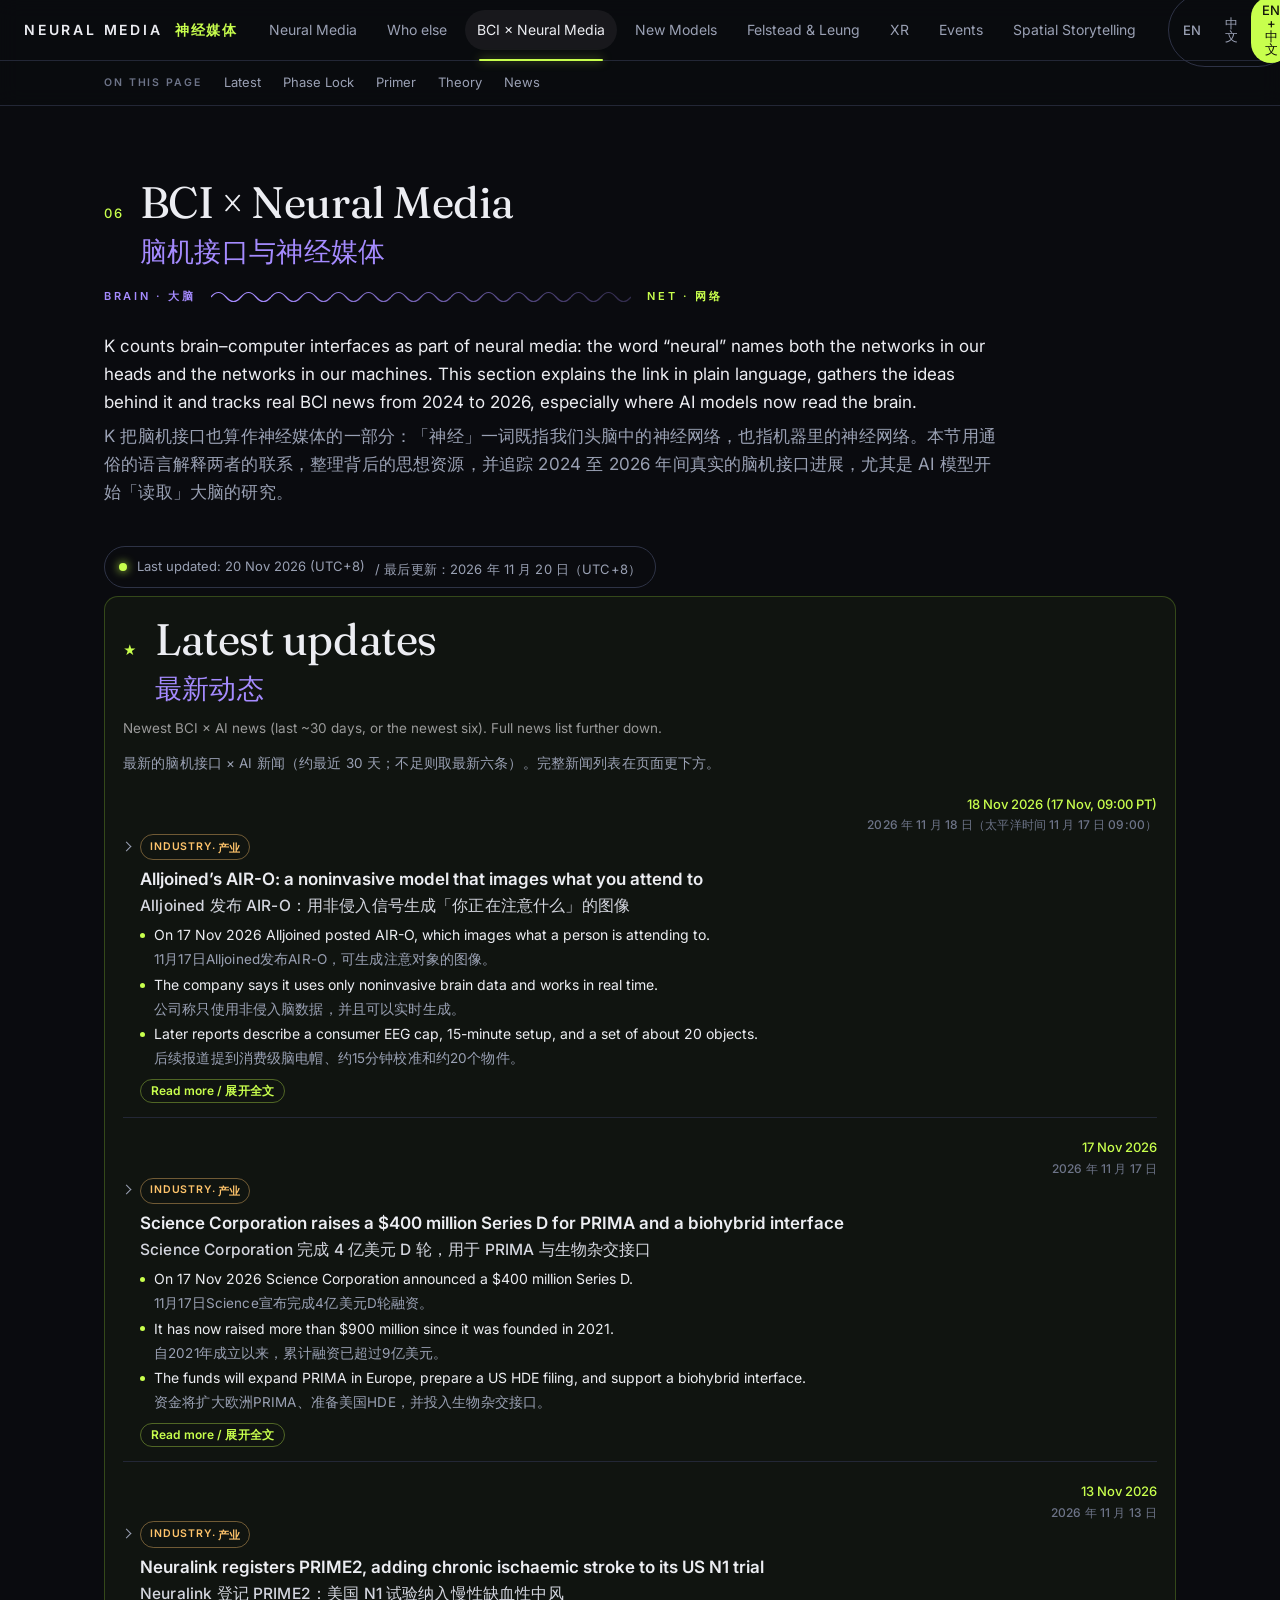
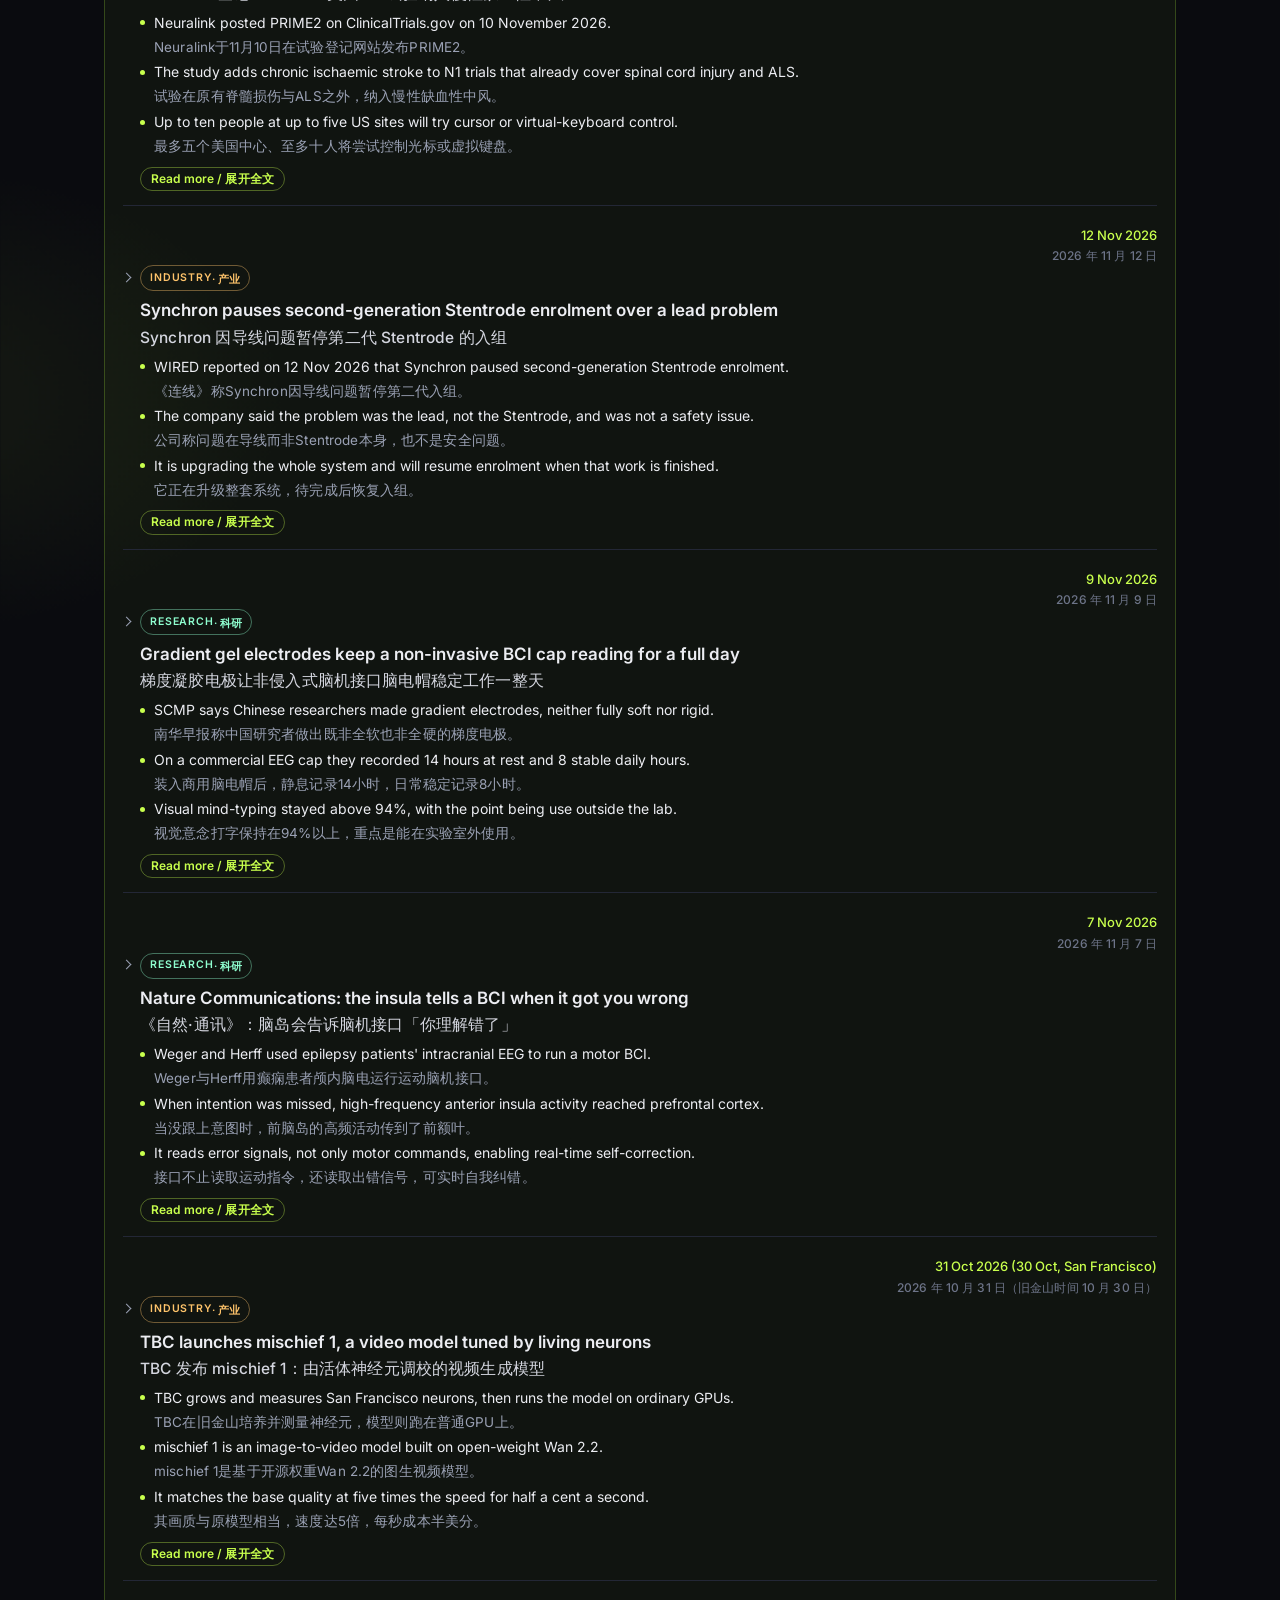
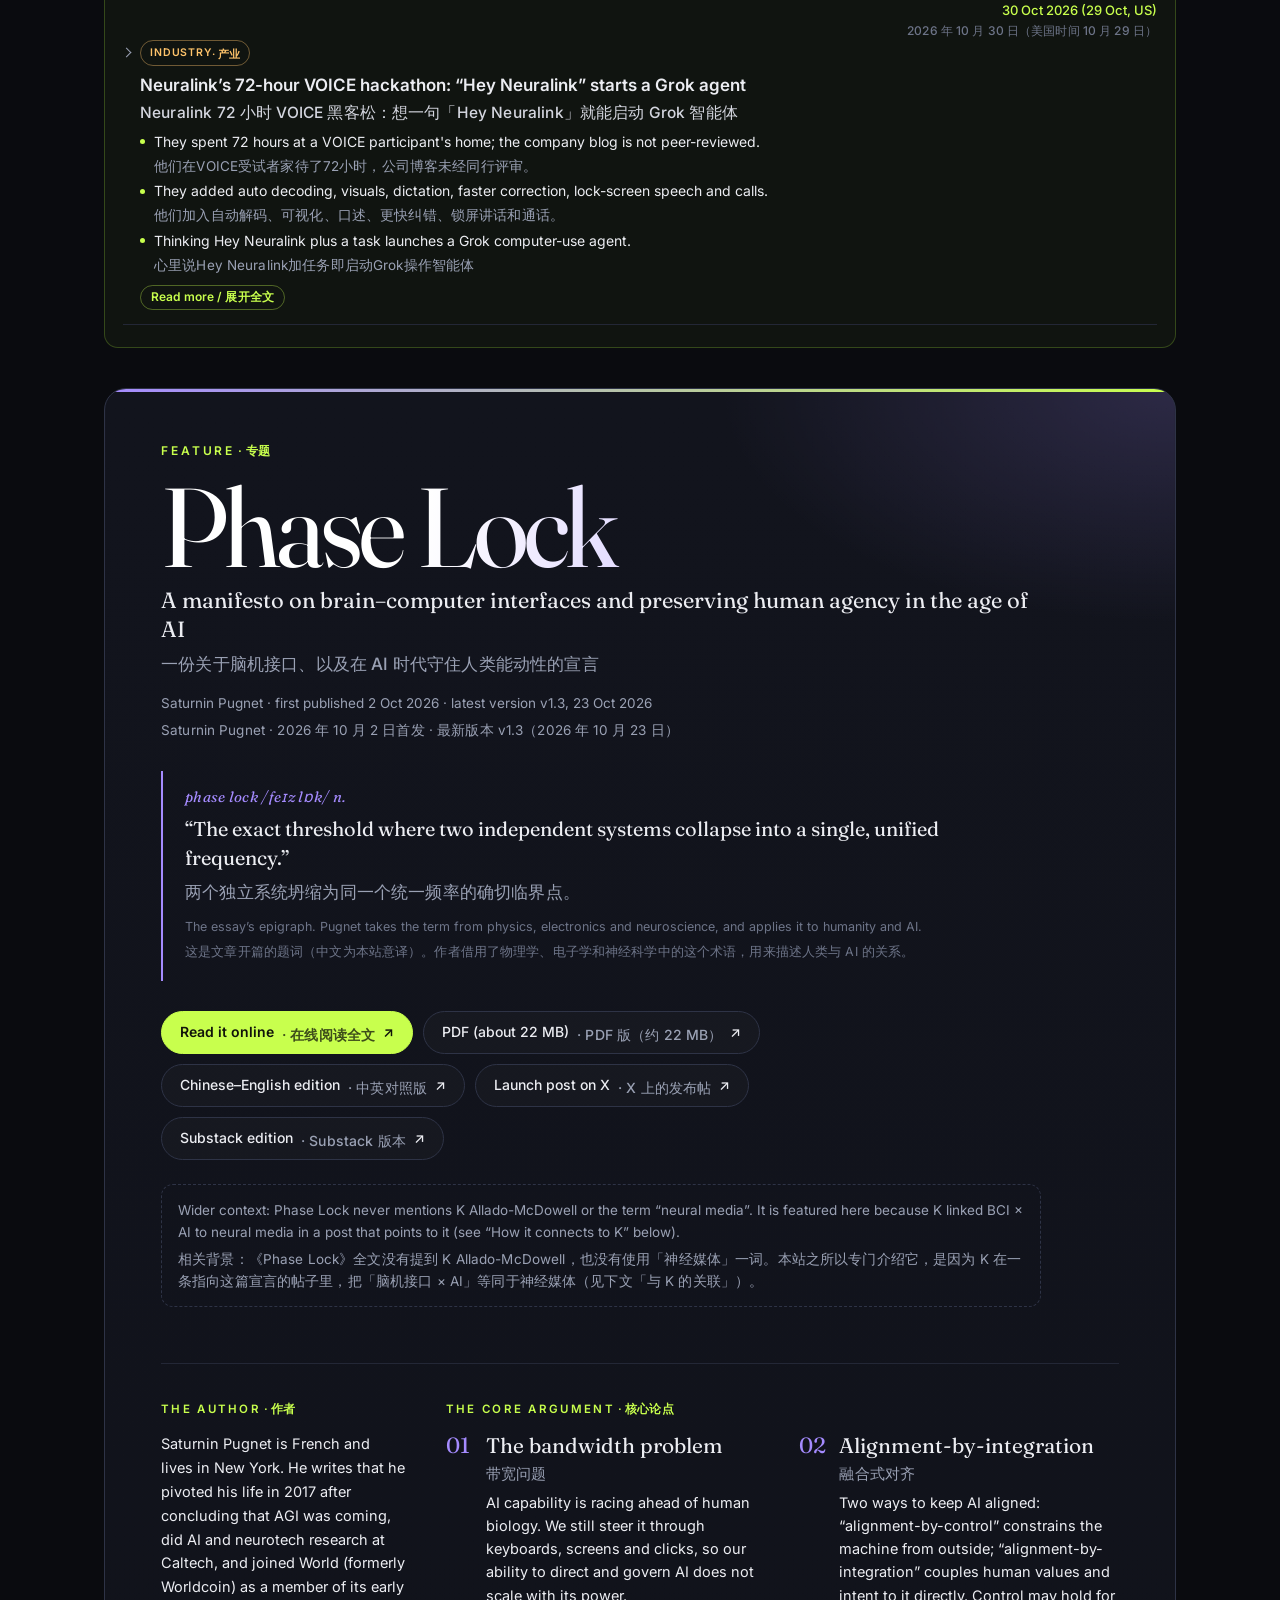
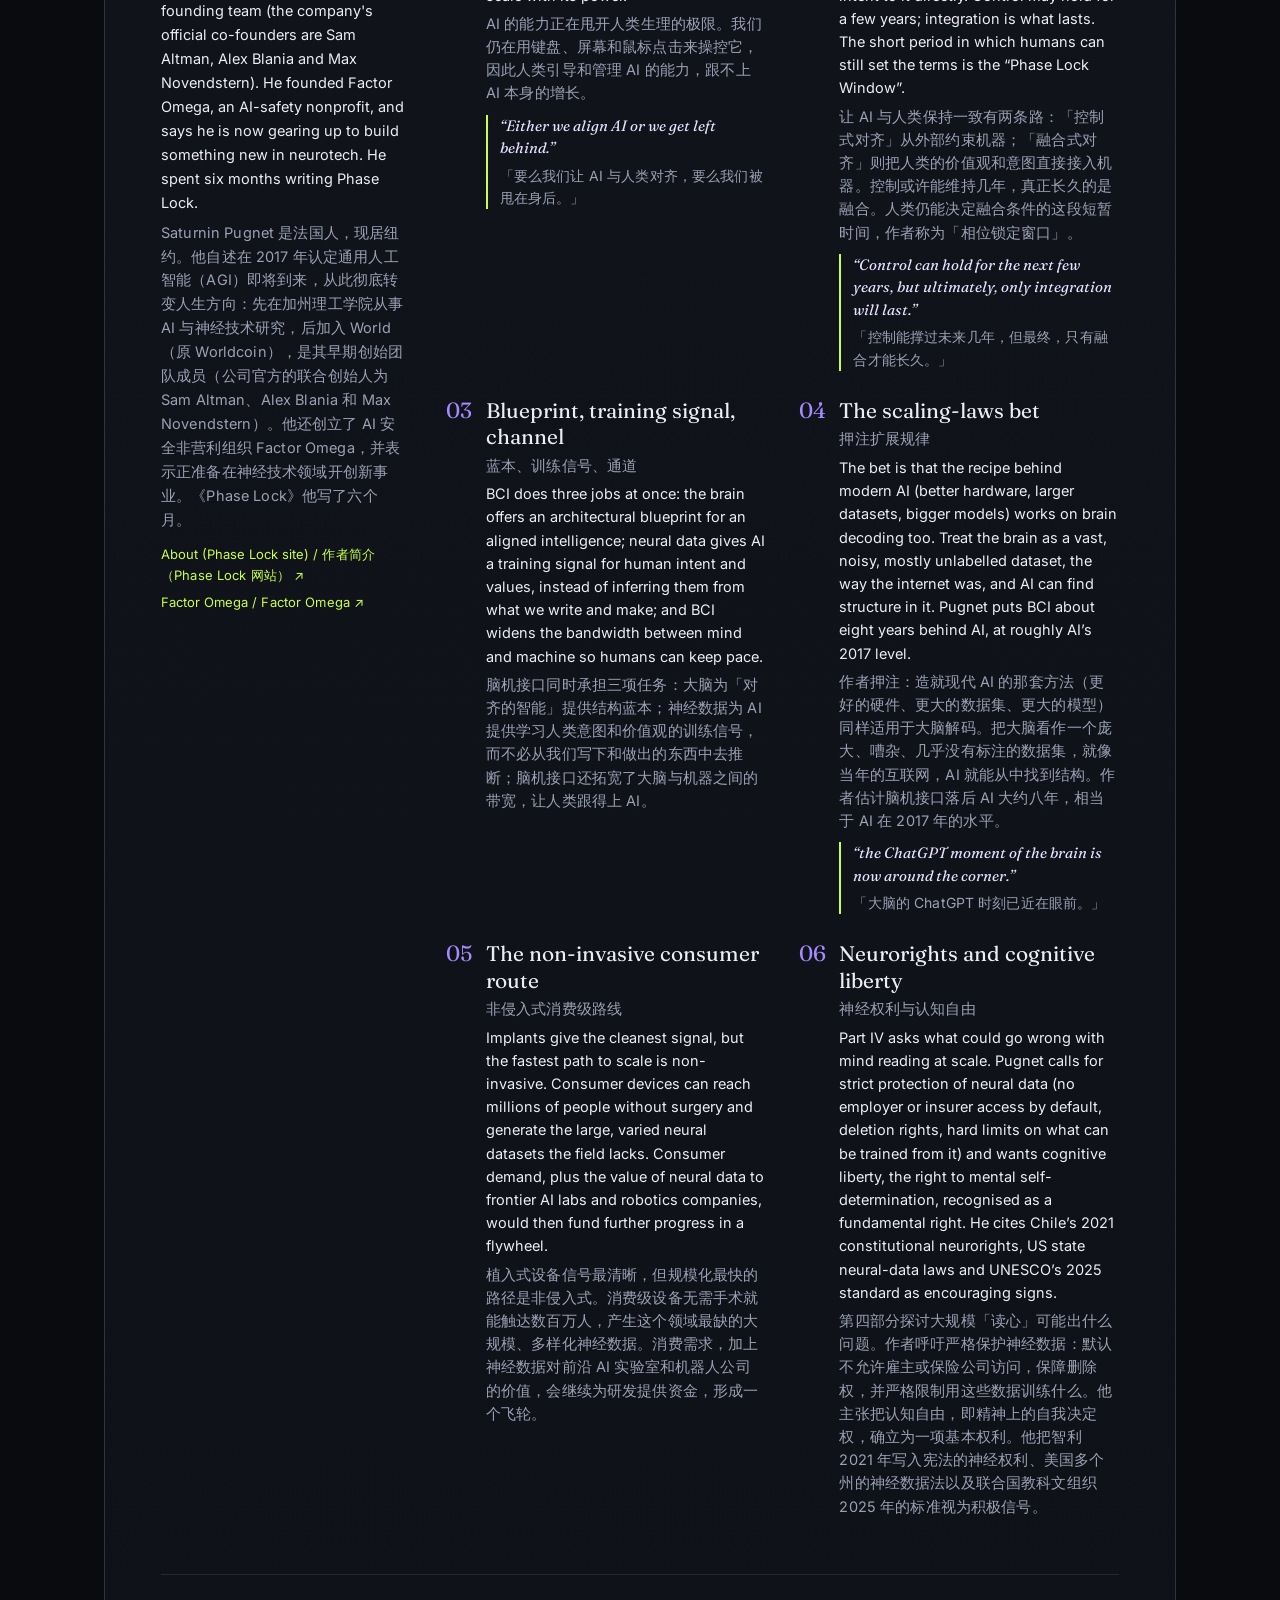
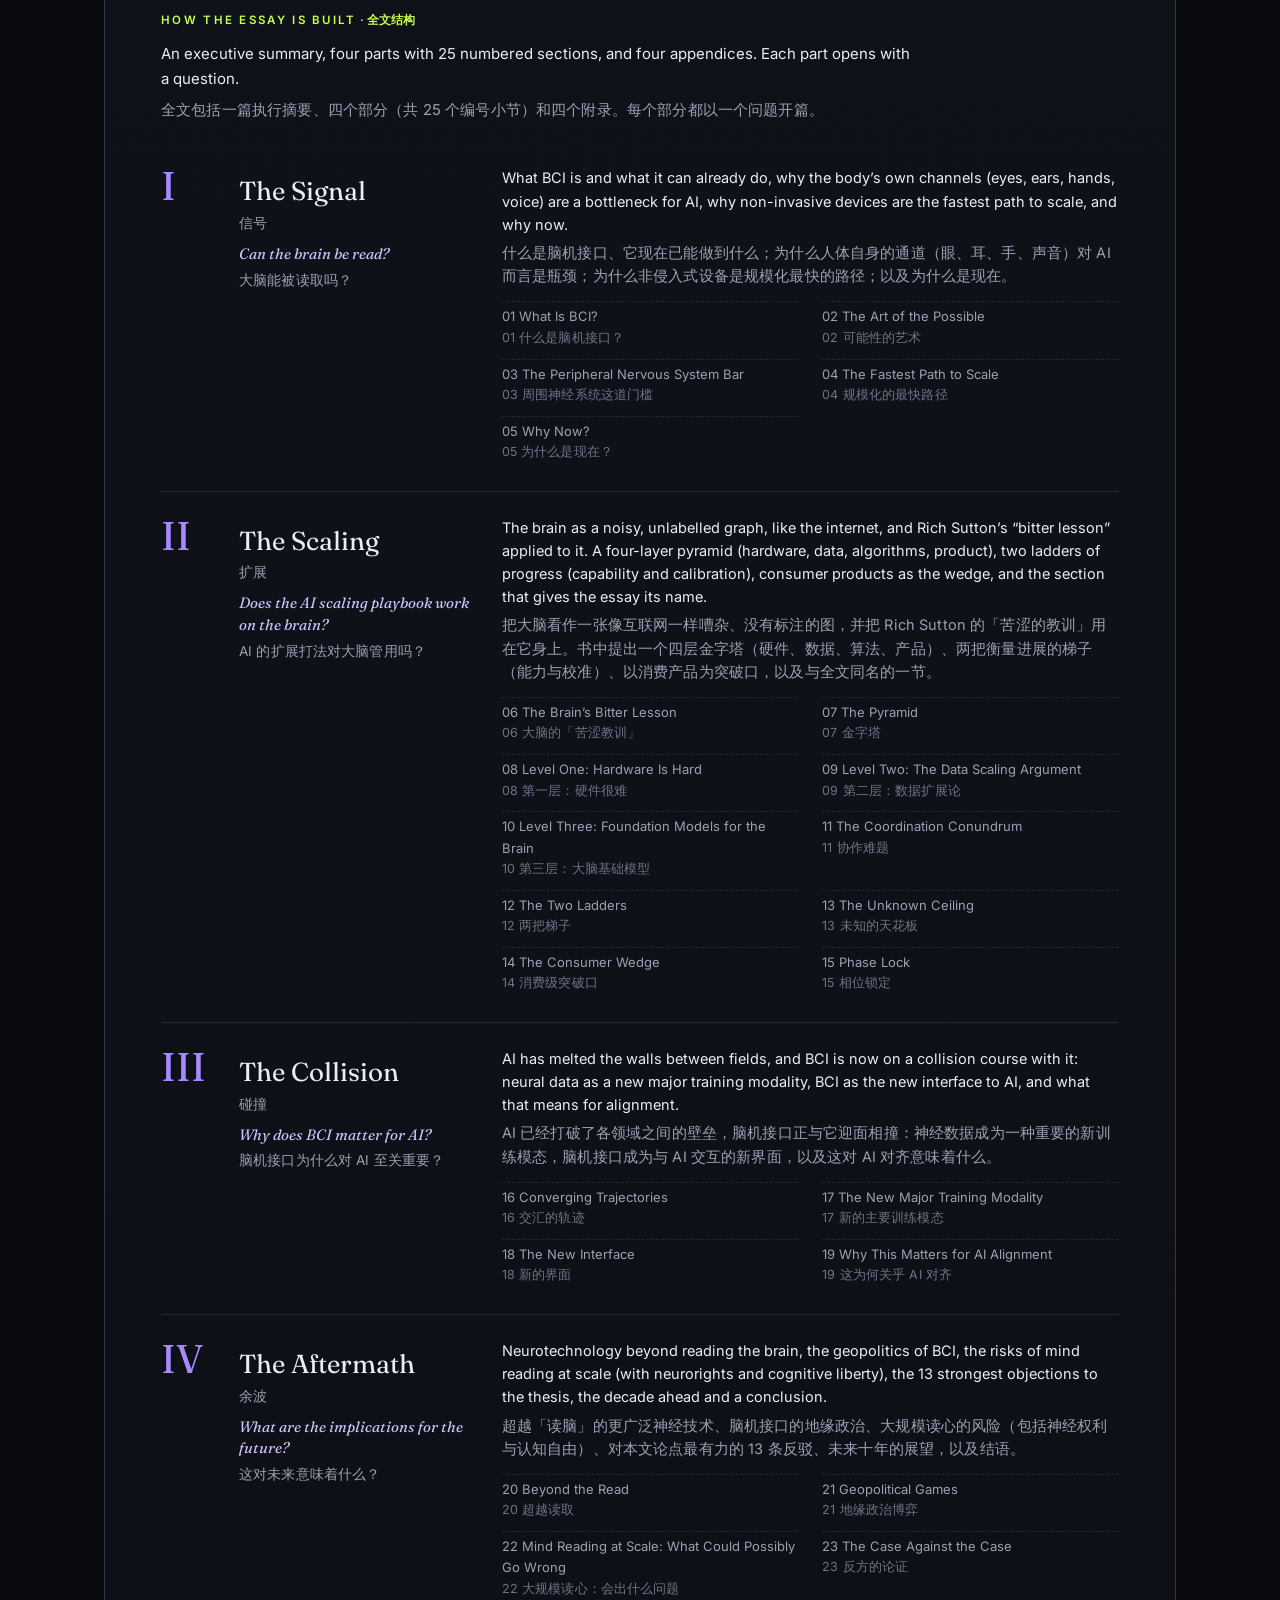
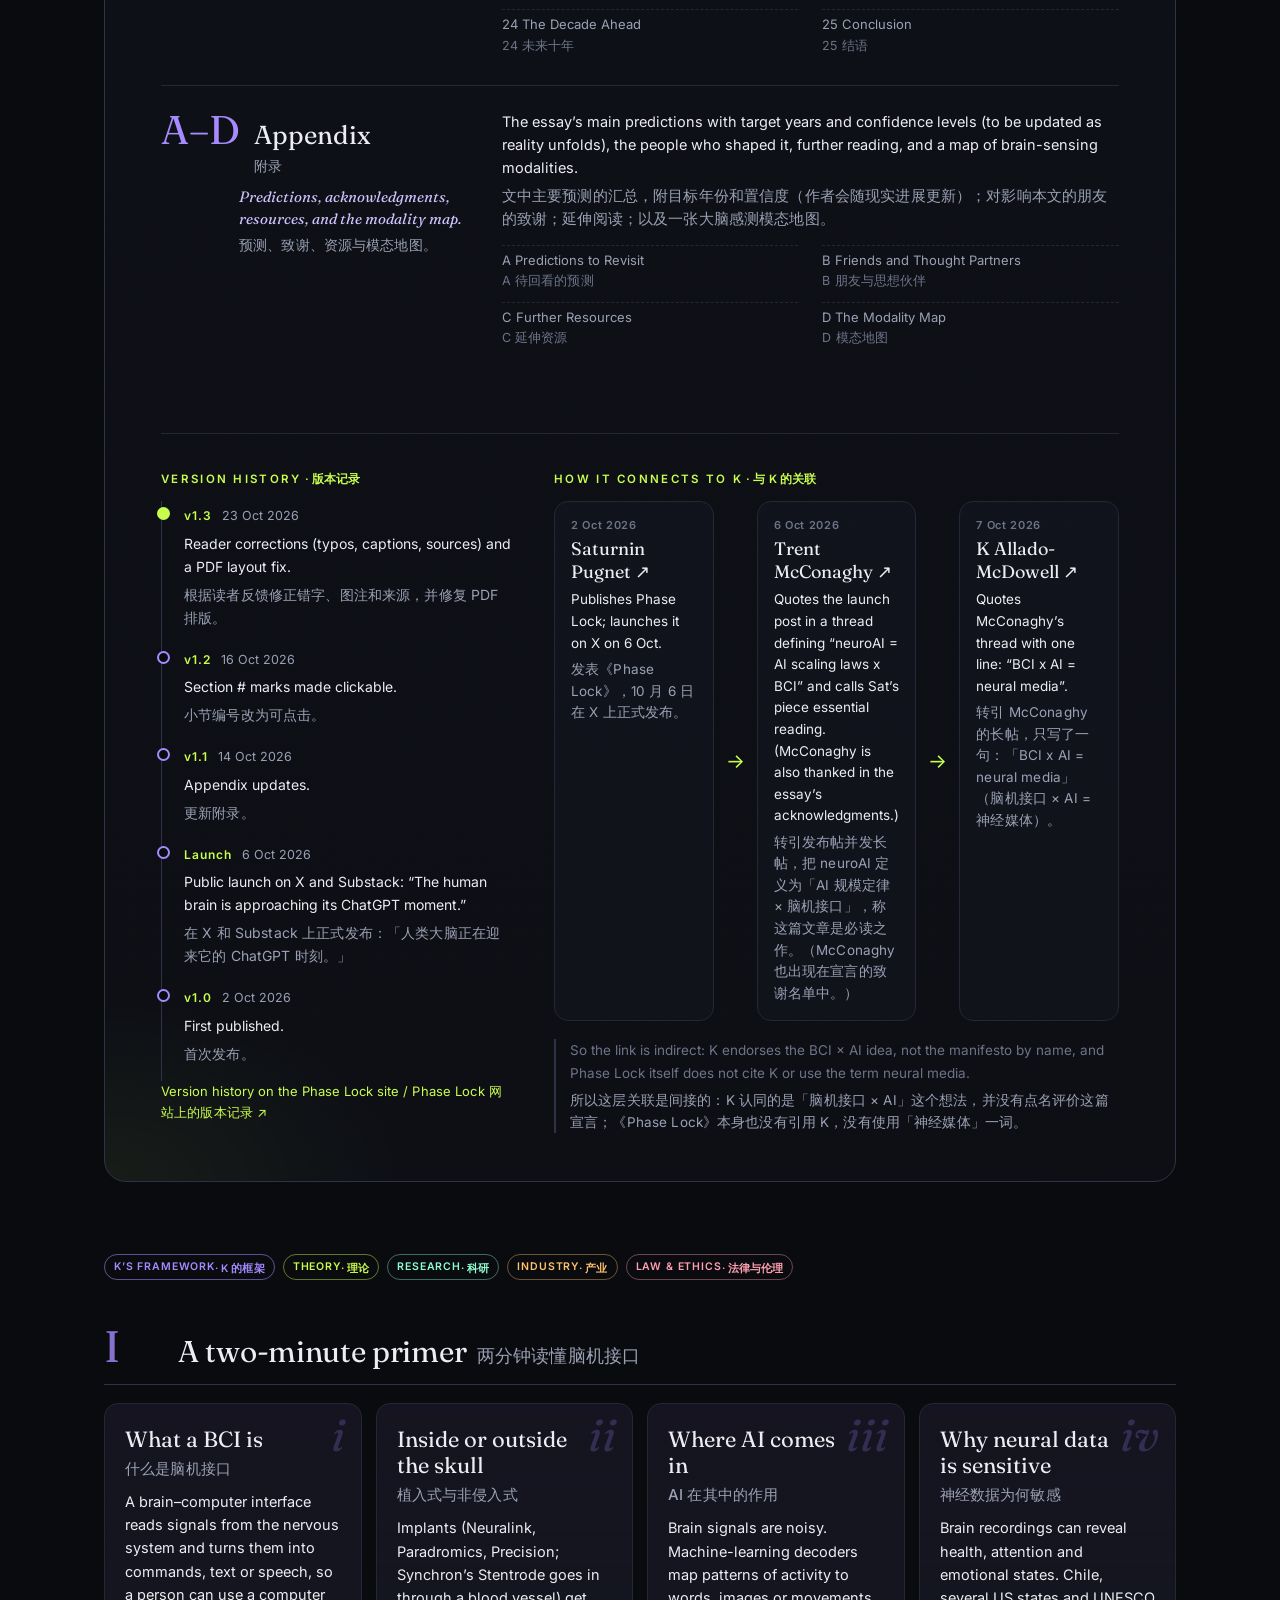
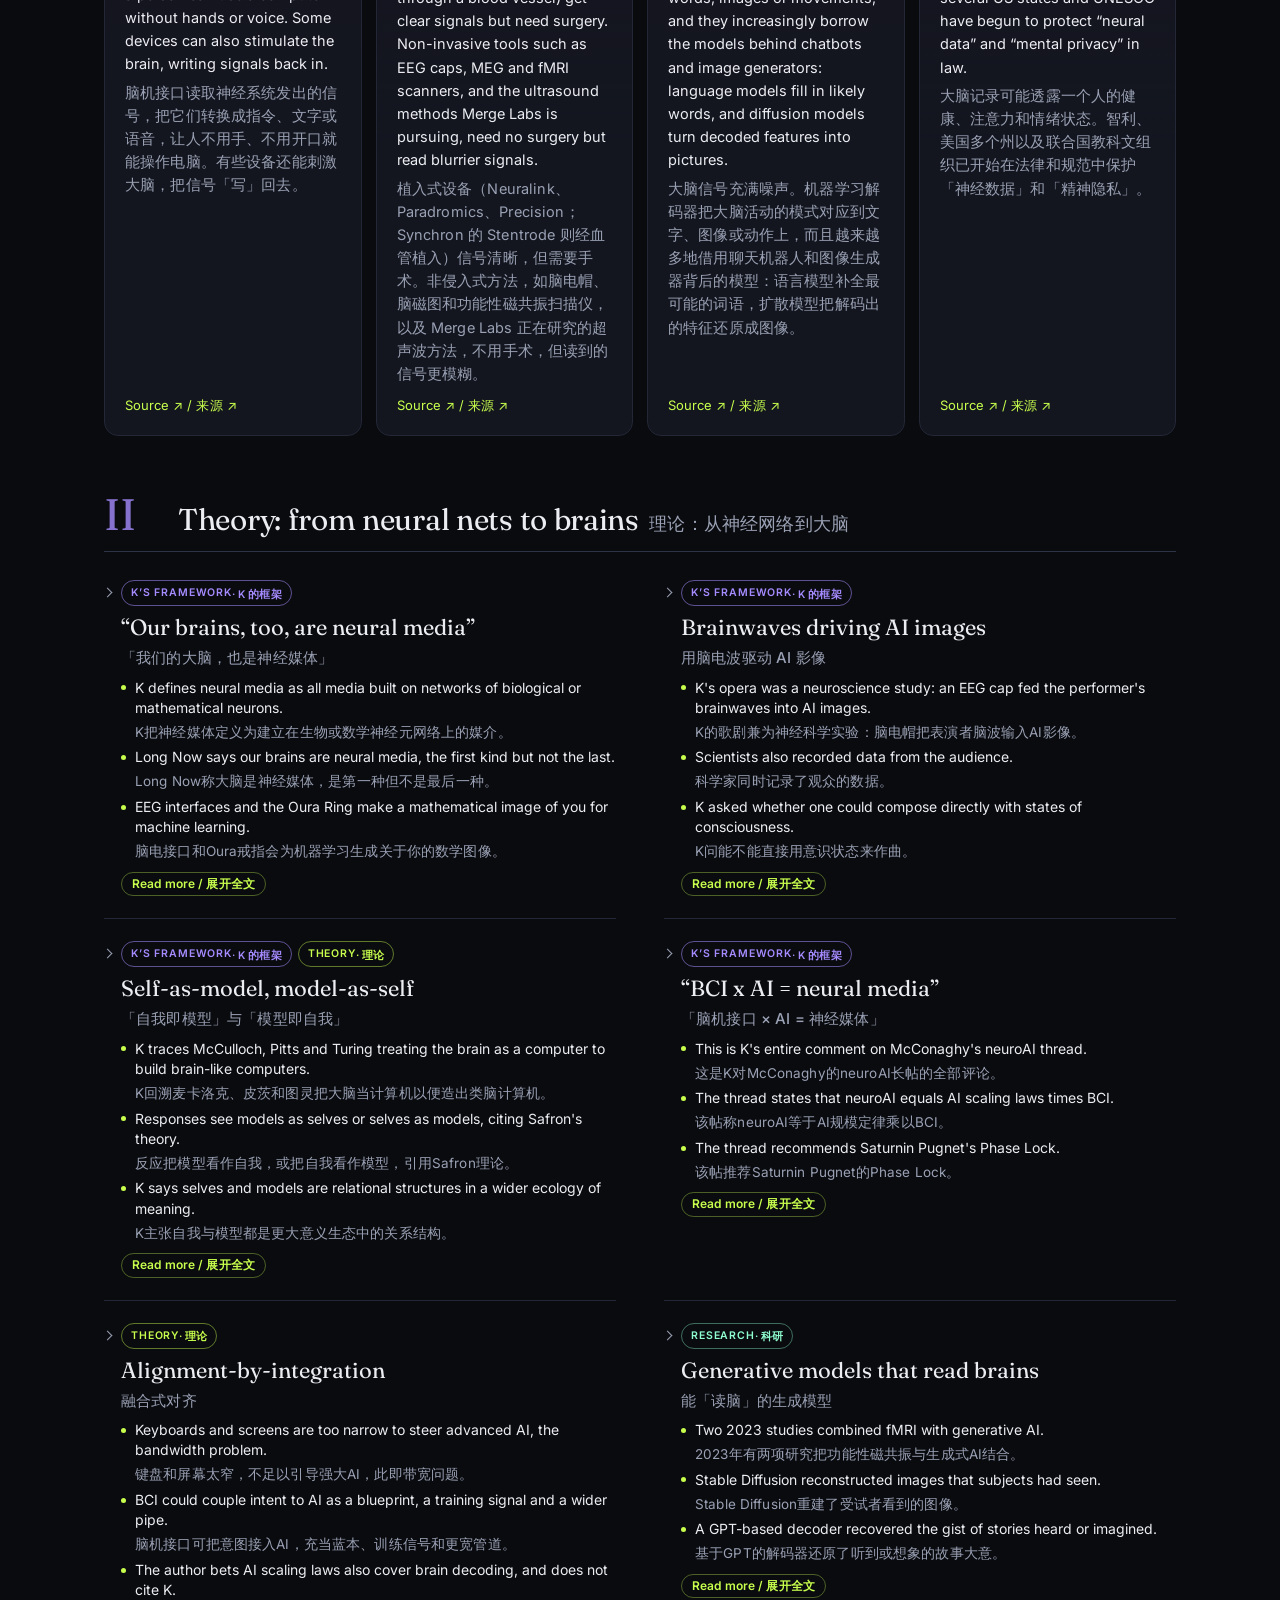
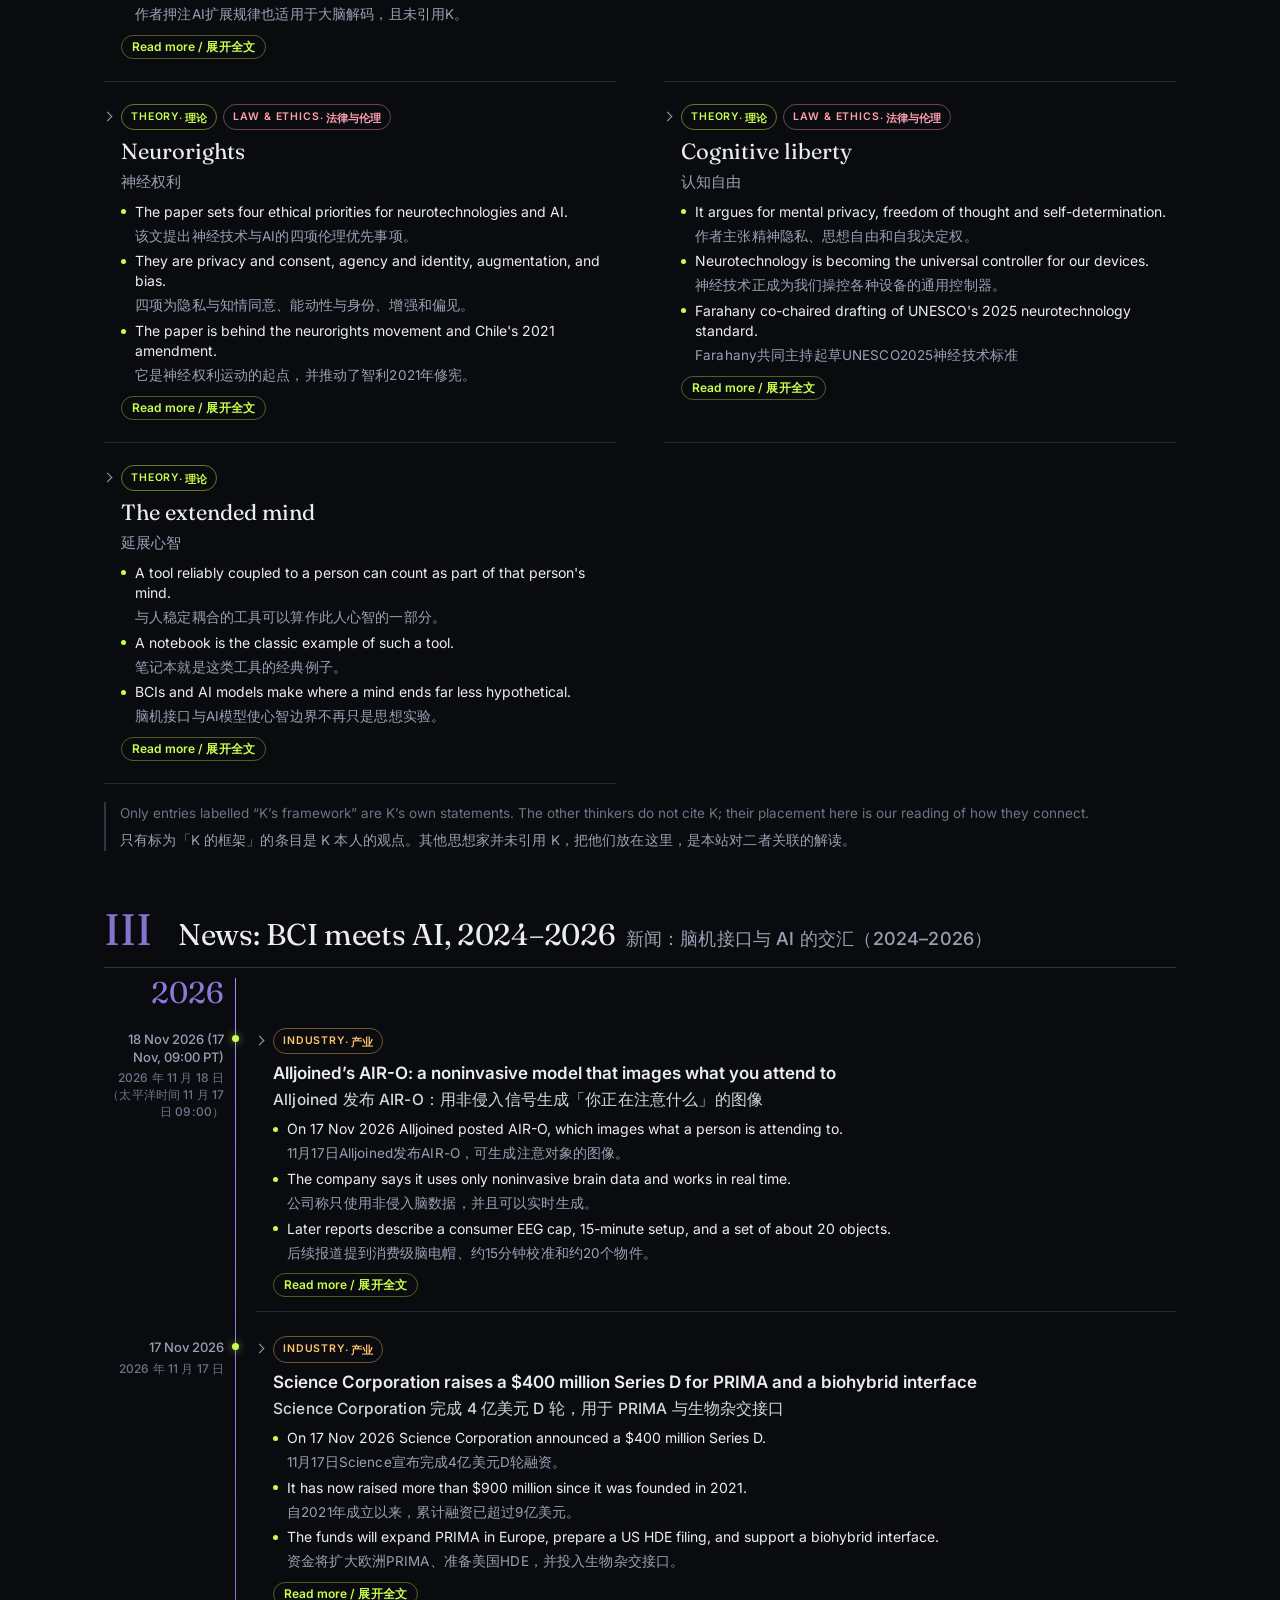
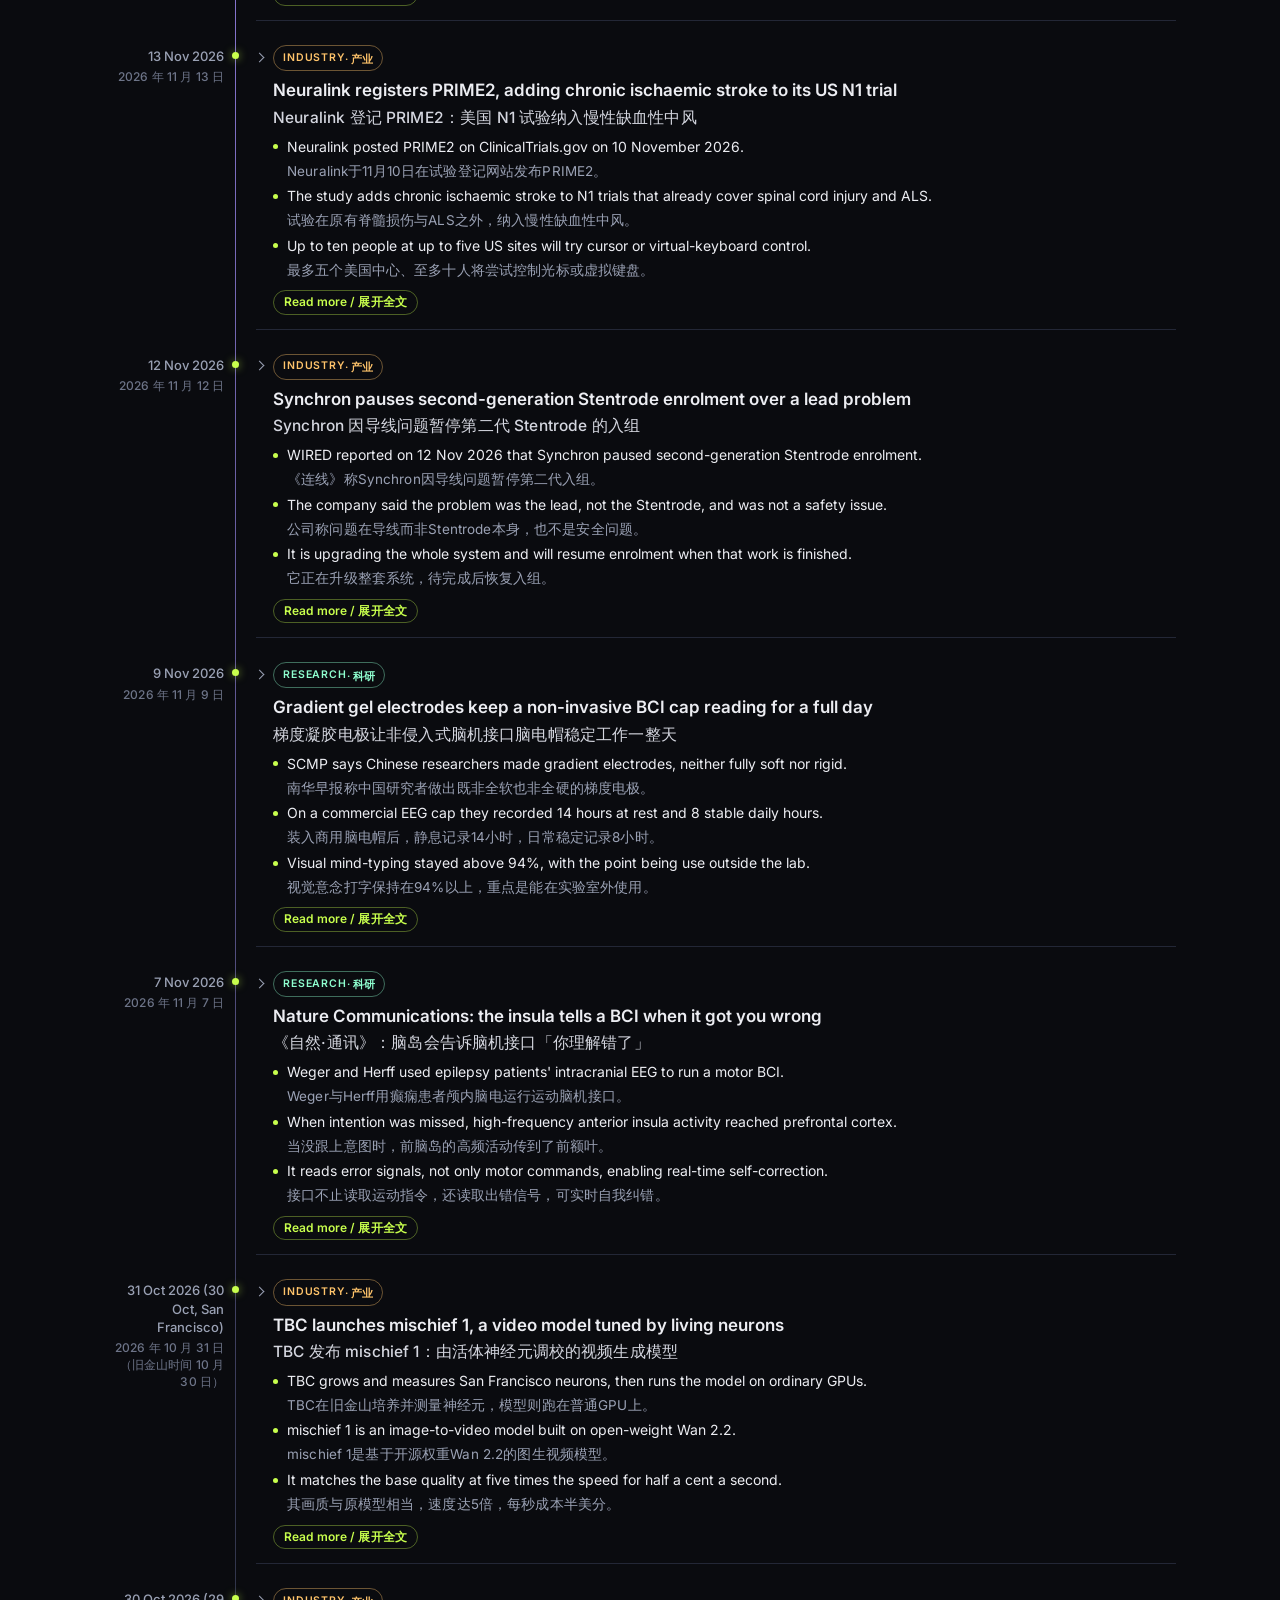
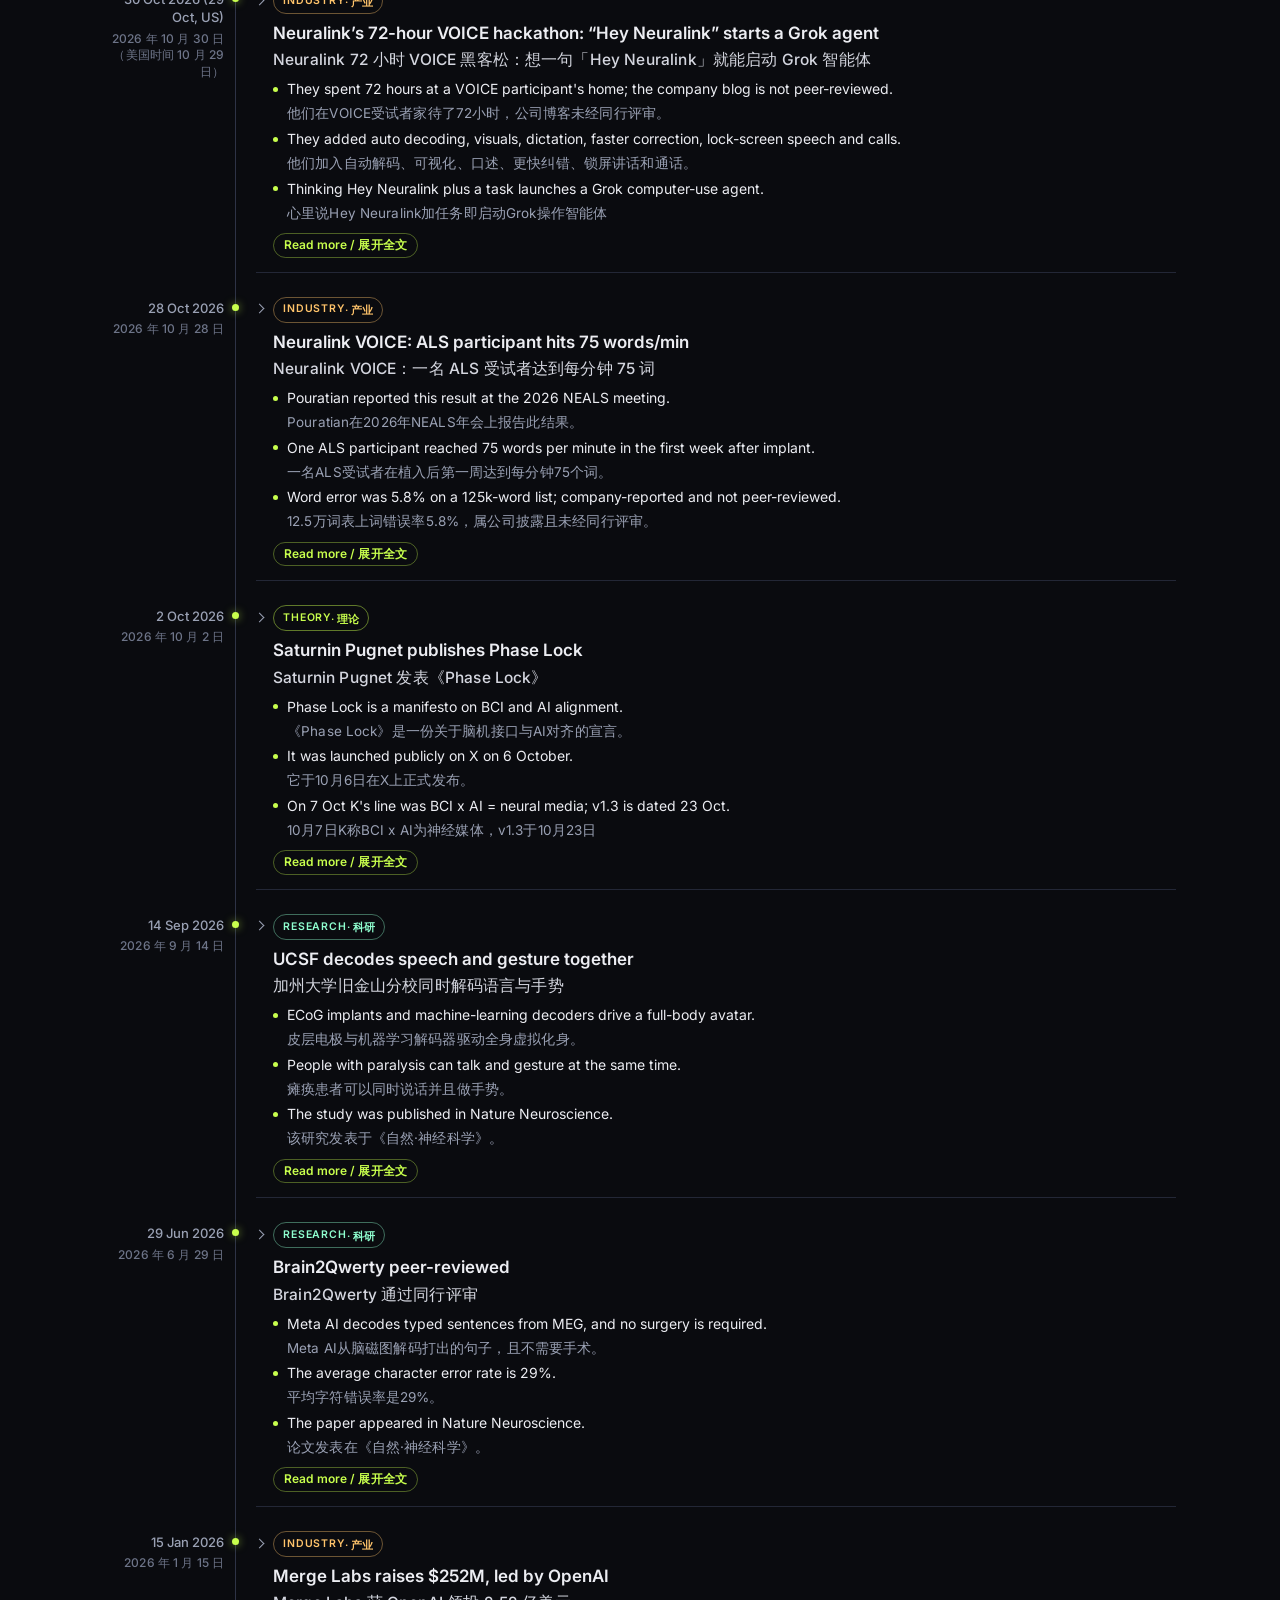
<file: bci.html>
<!doctype html>
<html lang="en">
<head>
<meta charset="utf-8">
<meta name="viewport" content="width=device-width, initial-scale=1">
<title>BCI × Neural Media · 脑机接口与神经媒体 | Neural Media</title>
<meta name="description" content="A bilingual (English / Simplified Chinese) tracker of everything on Neural Media, the concept by K Allado-McDowell.">
<!-- Optional web fonts; the page falls back to system fonts offline. -->
<link rel="preconnect" href="https://fonts.googleapis.com">
<link rel="preconnect" href="https://fonts.gstatic.com" crossorigin>
<link rel="stylesheet" href="https://fonts.googleapis.com/css2?family=Fraunces:opsz,wght@9..144,400;9..144,600&family=Inter:wght@400;500;600&display=swap">
<style>:root{
  --bg:#0a0b0f; --bg2:#101219; --panel:#13161f; --line:#232736; --line2:#2e3346;
  --text:#ecedf2; --muted:#9aa1b4; --dim:#6d7488;
  --accent:#c8ff4d; --accent-ink:#11140a; --violet:#a58bff;
  --serif:"Fraunces","Noto Serif SC","Source Han Serif SC","Songti SC",Georgia,"Times New Roman",serif;
  --sans:"Inter","PingFang SC","Hiragino Sans GB","Noto Sans SC","Microsoft YaHei",system-ui,-apple-system,"Segoe UI",Roboto,Arial,sans-serif;
  --radius:14px;
}
*{box-sizing:border-box}
html{-webkit-text-size-adjust:100%;scroll-behavior:smooth}
body{margin:0;background:
  radial-gradient(900px 500px at 85% -5%,rgba(165,139,255,.16),transparent 60%),
  radial-gradient(700px 400px at -10% 10%,rgba(200,255,77,.07),transparent 60%),var(--bg);
  color:var(--text);font:16px/1.65 var(--sans)}
a{color:inherit}
img{max-width:100%;display:block}
.wrap{max-width:1120px;margin:0 auto;padding:0 24px}
.skip{position:absolute;left:-999px}.skip:focus{left:12px;top:12px;background:var(--accent);color:var(--accent-ink);padding:6px 10px;z-index:99}

/* language visibility */
body.lang-en .t.zh, body.lang-zh .t.en{display:none!important}
.t{display:block}
nav .t, .brand .t, .chip .t, .tag .t, .lang .t, .inline .t{display:inline}
body.lang-both nav .t.zh{display:none}
body.lang-zh nav .t.zh{display:inline}
body.lang-both .t.en + .t.zh{margin-top:.35em}
body.lang-both p.t.zh, body.lang-both .sum .t.zh{color:var(--muted)}
.t.zh{font-family:var(--sans);letter-spacing:.01em}
body.lang-both .tag .t.zh::before, body.lang-both .chip .t.zh::before{content:" · "}

/* top bar */
.topbar{position:sticky;top:0;z-index:20;background:rgba(10,11,15,.82);backdrop-filter:blur(10px);-webkit-backdrop-filter:blur(10px);border-bottom:1px solid var(--line)}
.bar{display:flex;align-items:center;gap:20px;height:60px;max-width:1380px}
.brand{font:600 14px/1 var(--sans);letter-spacing:.2em;text-decoration:none;white-space:nowrap}
.brand span{color:var(--accent);letter-spacing:.1em;margin-left:6px}
.nav{display:flex;gap:18px;margin-left:auto;font-size:14px;color:var(--muted)}
.nav a{text-decoration:none}.nav a:hover{color:var(--text)}
.lang{display:flex;border:1px solid var(--line2);border-radius:999px;padding:3px;gap:2px}
.lang button{background:none;border:0;color:var(--muted);font:500 13px/1 var(--sans);padding:7px 11px;border-radius:999px;cursor:pointer}
.lang button[aria-pressed="true"]{background:var(--accent);color:var(--accent-ink)}

/* hero */
.hero{padding:88px 24px 56px}
.kicker{font:600 12px/1 var(--sans);letter-spacing:.22em;text-transform:uppercase;color:var(--accent)}
.hero h1{font:400 clamp(52px,10vw,124px)/.95 var(--serif);letter-spacing:-.03em;margin:22px 0 10px}
.hero h1 .zh{font-family:var(--serif);font-weight:600;letter-spacing:.04em;color:var(--violet);font-size:.55em;margin-top:.15em}
.hero .by{color:var(--muted);margin:0 0 30px;font-size:15px}
.intro{display:grid;gap:28px;grid-template-columns:1fr;max-width:980px}
body.lang-both .intro{grid-template-columns:1fr 1fr}
.intro p{margin:0;font-size:19px;line-height:1.6;color:var(--text)!important}
.intro p.zh{font-size:18px;line-height:1.85}
.stamp{margin-top:34px;display:inline-flex;align-items:center;gap:10px;font-size:13px;color:var(--muted);border:1px solid var(--line2);border-radius:999px;padding:7px 14px}
.stamp i{width:8px;height:8px;border-radius:50%;background:var(--accent);box-shadow:0 0 10px var(--accent)}
.stamp .t{display:inline}
body.lang-both .stamp .t.zh::before{content:" / "}

/* blocks */
.block{padding:64px 24px;border-top:1px solid var(--line)}
.sec-head{display:flex;align-items:baseline;gap:16px;flex-wrap:wrap;margin-bottom:28px}
.sec-head .num{font:500 13px/1 var(--sans);color:var(--accent);letter-spacing:.15em}
.sec-head h2{margin:0;font:400 clamp(30px,4vw,44px)/1.1 var(--serif);letter-spacing:-.01em}
.sec-head h2 .t.zh{font-size:.62em;color:var(--violet);margin-top:.2em;font-family:var(--serif)}
.lead p{margin:0 0 6px;max-width:760px;font-size:17px}

/* eras */
.eras{display:grid;grid-template-columns:repeat(4,1fr);gap:14px;margin-top:28px}
.era{background:var(--panel);border:1px solid var(--line);border-radius:var(--radius);padding:20px;position:relative;overflow:hidden}
.era .span{font:600 13px/1 var(--sans);color:var(--dim);letter-spacing:.06em}
.era h3{font:400 26px/1.1 var(--serif);margin:10px 0 14px}
.era h3 .t.zh{font-size:17px;color:var(--muted);font-family:var(--sans);margin-top:4px}
.era dl{margin:0 0 14px;display:grid;grid-template-columns:auto 1fr;gap:4px 10px;font-size:13px}
.era dt{color:var(--dim);text-transform:uppercase;letter-spacing:.08em;font-size:11px;padding-top:2px}
.era dd{margin:0}
.era dd .t{display:inline}body.lang-both .era dd .t.zh::before{content:" / ";color:var(--dim)}
.era .id{font-size:14px;margin:0;border-top:1px dashed var(--line2);padding-top:12px}
.era.now{border-color:var(--accent);background:linear-gradient(180deg,rgba(200,255,77,.08),var(--panel) 60%)}
.era.now .span{color:var(--accent)}
.era.now::after{content:"NOW · 当下";position:absolute;top:16px;right:16px;font:600 10px/1 var(--sans);letter-spacing:.14em;color:var(--accent-ink);background:var(--accent);padding:5px 7px;border-radius:999px}
.timeline-bar{display:grid;grid-template-columns:repeat(4,1fr);margin-top:14px;height:6px;border-radius:6px;overflow:hidden;gap:3px}
.timeline-bar span{background:var(--line2)}.timeline-bar span.now{background:linear-gradient(90deg,var(--accent) 50%,var(--line2) 50%)}
.notes{list-style:none;padding:0;margin:26px 0 0;display:grid;grid-template-columns:repeat(3,1fr);gap:14px}
.notes li{border-left:2px solid var(--violet);padding:2px 0 2px 14px;font-size:15px}

/* feed */
.filters{display:flex;flex-wrap:wrap;gap:8px;margin-bottom:10px}
.chip{background:transparent;border:1px solid var(--line2);color:var(--muted);border-radius:999px;padding:7px 13px;font:500 13px/1 var(--sans);cursor:pointer}
.chip b{font-weight:600;color:var(--dim);margin-left:6px}
.chip[aria-pressed="true"]{background:var(--text);color:var(--bg);border-color:var(--text)}
.chip[aria-pressed="true"] b{color:var(--bg)}
.feed-note{color:var(--muted);font-size:14px;margin:14px 0 26px;max-width:860px}
.feed{list-style:none;margin:0;padding:0;position:relative}
.feed::before{content:"";position:absolute;left:131px;top:6px;bottom:6px;width:1px;background:var(--line2)}
.item{display:grid;grid-template-columns:120px 1fr;gap:0 32px;padding:0 0 30px;position:relative}
.item::before{content:"";position:absolute;left:127px;top:8px;width:9px;height:9px;border-radius:50%;background:var(--bg);border:2px solid var(--violet)}
.item.fresh::before{border-color:var(--accent);background:var(--accent)}
.when{font:500 13px/1.4 var(--sans);color:var(--muted);text-align:right;padding-top:3px}
.when .t.zh{font-size:12px;color:var(--dim)}
.card{background:var(--panel);border:1px solid var(--line);border-radius:var(--radius);padding:18px 20px;display:grid;gap:10px;grid-template-columns:1fr}
.card.has-thumb{grid-template-columns:1fr 200px;gap:10px 20px}
.card:hover{border-color:var(--line2)}
.tags{display:flex;gap:6px;flex-wrap:wrap}
.tag{font:600 11px/1 var(--sans);letter-spacing:.06em;text-transform:uppercase;border-radius:6px;padding:5px 7px;background:#1c2030;color:var(--muted)}
.tag.video{color:#ff8f8f}.tag.post{color:#7fd3ff}.tag.essay{color:var(--accent)}.tag.interview{color:#ffc46b}
.tag.podcast{color:#e59bff}.tag.talk{color:#8fffd0}.tag.exhibition{color:#ffa3c8}.tag.book{color:#c9b8ff}
.tag.new{background:var(--accent);color:var(--accent-ink)}
.card h3{margin:0;font:600 19px/1.35 var(--sans)}
.card h3 a{text-decoration:none}.card h3 a:hover{text-decoration:underline;text-decoration-color:var(--accent);text-underline-offset:3px}
.card h3 .t.zh{font-weight:500;font-size:17px;color:#d4d6df}
.sum p{margin:0;font-size:15px}
.links{display:flex;flex-wrap:wrap;gap:6px 16px;font-size:13px}
.links a{color:var(--accent);text-decoration:none}.links a:hover{text-decoration:underline}
.links .src{color:var(--dim)}
.links .t{display:inline}body.lang-both .links .t.zh::before{content:" / "}
.thumb{grid-row:1 / span 4;grid-column:2;border-radius:10px;overflow:hidden;border:1px solid var(--line2);align-self:start;position:relative}
.thumb img{aspect-ratio:16/9;object-fit:cover;width:100%}
.thumb::after{content:"▶";position:absolute;inset:0;display:grid;place-items:center;color:#fff;font-size:22px;text-shadow:0 2px 10px #000}
.empty{color:var(--muted)}

/* video */
.video-grid{display:grid;grid-template-columns:1.3fr 1fr;gap:32px;align-items:start}
.player{display:block;position:relative;border-radius:var(--radius);overflow:hidden;border:1px solid var(--line2);text-decoration:none}
.player img{width:100%;aspect-ratio:16/9;object-fit:cover;filter:saturate(.9)}
.player .play{position:absolute;left:50%;top:50%;transform:translate(-50%,-50%);width:76px;height:76px;border-radius:50%;background:var(--accent);display:grid;place-items:center;box-shadow:0 10px 40px rgba(0,0,0,.5)}
.player .play::before{content:"";border-left:22px solid var(--accent-ink);border-top:13px solid transparent;border-bottom:13px solid transparent;margin-left:6px}
.player .cap{position:absolute;left:0;right:0;bottom:0;padding:14px 16px;background:linear-gradient(transparent,rgba(0,0,0,.85));font-size:13px;color:#ddd}
.player .cap .t{display:inline}body.lang-both .player .cap .t.zh::before{content:" · "}
.video-info h3{font:400 26px/1.2 var(--serif);margin:0 0 8px}
.video-info h3 .t.zh{font-size:18px;color:var(--violet)}
.video-info .meta{color:var(--muted);font-size:14px;margin:0 0 18px}
.video-info .meta .t{display:block}
.take{list-style:none;padding:0;margin:0 0 18px;counter-reset:k}
.take li{counter-increment:k;position:relative;padding:0 0 14px 38px;font-size:15px}
.take li::before{content:counter(k,decimal-leading-zero);position:absolute;left:0;top:1px;font:600 12px/1.6 var(--sans);color:var(--accent)}

/* reading */
.reading{display:grid;grid-template-columns:repeat(4,1fr);gap:14px}
.read{display:flex;flex-direction:column;gap:10px;background:var(--panel);border:1px solid var(--line);border-radius:var(--radius);padding:20px;text-decoration:none;transition:border-color .2s,transform .2s}
.read:hover{border-color:var(--accent);transform:translateY(-2px)}
.read .yr{font:600 12px/1 var(--sans);color:var(--accent);letter-spacing:.1em}
.read h3{margin:0;font:400 20px/1.25 var(--serif)}
.read h3 .t.zh{font-size:15px;font-family:var(--sans);color:var(--muted)}
.read .src{margin-top:auto;font-size:12px;color:var(--dim)}
.read .src .t{display:inline}body.lang-both .read .src .t.zh::before{content:" / "}

.foot{padding:40px 24px 60px;border-top:1px solid var(--line);color:var(--dim);font-size:13px}
.foot p{margin:0 0 6px}

@media (max-width:960px){
  .eras{grid-template-columns:1fr 1fr}.timeline-bar{display:none}
  .notes{grid-template-columns:1fr}
  .video-grid{grid-template-columns:1fr}
  .reading{grid-template-columns:1fr 1fr}
  .lang{margin-left:auto}
}
@media (max-width:640px){
  .wrap{padding:0 18px}
  .hero{padding:56px 18px 40px}
  body.lang-both .intro{grid-template-columns:1fr}
  .intro p{font-size:17px}.intro p.zh{font-size:16px}
  .block{padding:48px 18px}
  .eras{grid-template-columns:1fr}
  .reading{grid-template-columns:1fr}
  .brand span{display:none}
  .lang button{padding:7px 9px;font-size:12px}
  .feed::before{left:5px}
  .item{grid-template-columns:1fr;padding-left:24px;gap:6px}
  .item::before{left:1px;top:5px}
  .when{text-align:left;display:flex;gap:8px;flex-wrap:wrap}
  .when .t{display:inline}
  body.lang-both .when .t.zh::before{content:"· "}
  .card.has-thumb{grid-template-columns:1fr}
  .thumb{grid-row:auto;grid-column:auto;order:-1}
}

body.lang-both .by .inline .t.zh::before{content:" / "}
@media (max-width:640px){.stamp{border-radius:12px;align-items:flex-start}.stamp .t{display:block}body.lang-both .stamp .t.zh::before{content:none}}

/* landscape: who else works on neural media */
.land-lead p{max-width:900px}
.legend{display:flex;flex-wrap:wrap;gap:8px;margin:22px 0 44px}
.mark{display:inline-flex;align-items:center;font:600 10.5px/1 var(--sans);letter-spacing:.08em;text-transform:uppercase;border-radius:999px;padding:5px 9px;border:1px solid var(--line2);color:var(--muted);white-space:nowrap}
.mark .t{display:inline}body.lang-both .mark .t.zh::before{content:" · "}
.mark.term{color:var(--accent);border-color:rgba(200,255,77,.45)}
.mark.citesK{color:var(--violet);border-color:rgba(165,139,255,.5)}
.mark.adjacent{color:#ffc46b;border-color:rgba(255,196,107,.4)}
.mark.different{color:var(--dim);border-style:dashed}
.land-group{margin:0 0 56px}
.land-head{display:flex;align-items:baseline;gap:18px;border-bottom:1px solid var(--line2);padding-bottom:14px;margin-bottom:6px}
.land-head .roman{font:400 44px/1 var(--serif);color:var(--violet);opacity:.8;min-width:56px}
.land-head h3{margin:0;font:400 30px/1.15 var(--serif);letter-spacing:-.01em}
.land-head h3 .t{display:inline}.land-head h3 .t.zh{font:500 18px/1 var(--sans);color:var(--muted)}
body.lang-both .land-head h3 .t.zh::before{content:"  ";white-space:pre}
.who-list{list-style:none;margin:0;padding:0;display:grid;grid-template-columns:1fr 1fr;column-gap:48px}
.who{padding:22px 0;border-bottom:1px solid var(--line);display:grid;gap:8px;align-content:start}
.who h4{margin:0;font:400 22px/1.25 var(--serif)}
.who h4 a{text-decoration:none}.who h4 a:hover{color:var(--accent)}
.who h4 .t.zh{font:500 15px/1.5 var(--sans);color:var(--muted)}
.who h4 .arr{font:400 14px/1 var(--sans);color:var(--accent);margin-left:8px;vertical-align:3px}
body.lang-both .who h4 .t.en + .t.zh{margin-top:.2em}
body.lang-zh .who h4 .t.zh{font:400 20px/1.35 var(--serif);color:var(--text)}
.who-marks{display:flex;flex-wrap:wrap;gap:6px}
.who-line p{margin:0;font-size:14.5px;line-height:1.6}
.land-note{margin-top:18px;color:var(--dim);font-size:13.5px;border-left:2px solid var(--line2);padding-left:14px}
.land-note p{margin:0}
.g-meanings .who-list{grid-template-columns:repeat(4,1fr);column-gap:14px}
.g-meanings .who{border:1px dashed var(--line2);border-radius:var(--radius);padding:18px;margin-top:14px;background:rgba(19,22,31,.5)}
.g-meanings .who h4{font-size:18px}
.tag.course{color:#9fe3ff}
@media (max-width:960px){.who-list{grid-template-columns:1fr}.g-meanings .who-list{grid-template-columns:1fr 1fr}}
@media (max-width:640px){.g-meanings .who-list{grid-template-columns:1fr}.land-head .roman{font-size:34px;min-width:40px}.land-head h3{font-size:24px}.land-head h3 .t{display:block}body.lang-both .land-head h3 .t.zh::before{content:none}}
.who h4 .one{display:block}
body.lang-both .who h4 .t.zh .arr{display:none}
.who h4 .arr{white-space:nowrap}

/* BCI x neural media */
.tag.performance{color:#ffb38a}
.bci-strap{display:flex;align-items:center;gap:16px;margin:-6px 0 26px;font:600 11px/1 var(--sans);letter-spacing:.24em;color:var(--dim)}
.bci-strap .s-brain{color:var(--violet)}.bci-strap .s-net{color:var(--accent)}
.bci-strap .s-wave{flex:1;max-width:420px;height:18px;background:
  url("data:image/svg+xml,%3Csvg xmlns='http://www.w3.org/2000/svg' width='60' height='18' viewBox='0 0 60 18'%3E%3Cpath d='M0 9 Q7.5 0 15 9 T30 9 T45 9 T60 9' fill='none' stroke='%23a58bff' stroke-width='1.2'/%3E%3C/svg%3E") repeat-x left center;
  -webkit-mask:linear-gradient(90deg,#000 10%,rgba(0,0,0,.25));mask:linear-gradient(90deg,#000 10%,rgba(0,0,0,.25))}
.bci-lead p{max-width:900px}
.mark.b-k{color:var(--violet);border-color:rgba(165,139,255,.55)}
.mark.b-theory{color:var(--accent);border-color:rgba(200,255,77,.45)}
.mark.b-research{color:#8fffd0;border-color:rgba(143,255,208,.4)}
.mark.b-industry{color:#ffc46b;border-color:rgba(255,196,107,.4)}
.mark.b-law{color:#ff9fb0;border-color:rgba(255,159,176,.4)}
.primer{display:grid;grid-template-columns:repeat(4,1fr);gap:14px;margin-top:18px}
.pcard{position:relative;background:linear-gradient(180deg,rgba(165,139,255,.07),var(--panel) 55%);border:1px solid var(--line);border-radius:var(--radius);padding:22px 20px 18px;display:flex;flex-direction:column;gap:10px;overflow:hidden}
.pcard .pnum{position:absolute;right:16px;top:8px;font:italic 400 46px/1 var(--serif);color:var(--violet);opacity:.22}
.pcard h4{margin:0;font:400 22px/1.2 var(--serif);padding-right:36px}
.pcard h4 .t.zh{font:500 15px/1.5 var(--sans);color:var(--muted)}
body.lang-zh .pcard h4 .t.zh{font:400 20px/1.35 var(--serif);color:var(--text)}
.ptext p{margin:0;font-size:14.5px;line-height:1.6}
.pcard .links{margin-top:auto}
.ideas .idea{padding:22px 0;border-bottom:1px solid var(--line);display:grid;gap:8px;align-content:start}
.idea h4{margin:0;font:400 22px/1.25 var(--serif)}
.idea h4 a{text-decoration:none}.idea h4 a:hover{color:var(--accent)}
.idea h4 .t.zh{font:500 15px/1.5 var(--sans);color:var(--muted)}
body.lang-zh .idea h4 .t.zh{font:400 20px/1.35 var(--serif);color:var(--text)}
.idea-src{font:500 12px/1.5 var(--sans);letter-spacing:.04em;color:var(--dim)}
.idea-src .t{display:inline}body.lang-both .idea-src .t.zh::before{content:" / "}
.bnews{list-style:none;margin:10px 0 0;padding:0;position:relative}
.bnews::before{content:"";position:absolute;left:131px;top:0;bottom:0;width:1px;background:linear-gradient(var(--violet),var(--line2) 30%,var(--line2) 80%,transparent)}
.nyear{display:grid;grid-template-columns:120px 1fr;gap:0 32px;margin:26px 0 8px}
.nyear span{grid-column:1;text-align:right;font:400 30px/1 var(--serif);color:var(--violet);opacity:.85}
.nyear:first-child{margin-top:8px}
.nitem{display:grid;grid-template-columns:120px 1fr;gap:0 32px;padding:12px 0;position:relative}
.nitem::before{content:"";position:absolute;left:128px;top:19px;width:7px;height:7px;border-radius:50%;background:var(--accent);box-shadow:0 0 8px rgba(200,255,77,.6)}
.ndate{font:500 13px/1.4 var(--sans);color:var(--muted);text-align:right;padding-top:2px}
.ndate .t.zh{font-size:12px;color:var(--dim)}
.nbody{display:grid;gap:6px;border-bottom:1px solid var(--line);padding-bottom:14px}
.nbody h4{margin:0;font:600 17px/1.35 var(--sans)}
.nbody h4 a{text-decoration:none}.nbody h4 a:hover{text-decoration:underline;text-decoration-color:var(--accent);text-underline-offset:3px}
.nbody h4 .t.zh{font-weight:500;font-size:15.5px;color:#d4d6df}
@media (max-width:960px){.primer{grid-template-columns:1fr 1fr}}
@media (max-width:640px){
  .primer{grid-template-columns:1fr}
  .bnews::before{left:5px}
  .nyear,.nitem{grid-template-columns:1fr;padding-left:24px;gap:6px}
  .nyear span{text-align:left;font-size:24px}
  .nitem::before{left:2px;top:17px}
  .ndate{text-align:left;display:flex;gap:8px;flex-wrap:wrap}.ndate .t{display:inline}
  body.lang-both .ndate .t.zh::before{content:"· "}
  .bci-strap .s-wave{max-width:none}
}
body.lang-zh .land-head h3 .t.zh{font:400 28px/1.2 var(--serif);color:var(--text);letter-spacing:.02em}

/* multi-page navigation */
.nav{gap:6px}
.nav a{position:relative;padding:8px 12px;border-radius:999px;white-space:nowrap;transition:color .2s,background .2s}
.nav a[aria-current="page"]{color:var(--text);background:rgba(255,255,255,.06)}
.nav a[aria-current="page"]::after{content:"";position:absolute;left:14px;right:14px;bottom:-11px;height:2px;border-radius:2px;background:var(--accent);box-shadow:0 0 10px rgba(200,255,77,.6)}
.subnav{border-top:1px solid var(--line)}
.subnav-in{display:flex;align-items:center;gap:22px;height:44px;font-size:13px;color:var(--muted);overflow-x:auto;scrollbar-width:none}
.subnav-in::-webkit-scrollbar{display:none}
.subnav a{position:relative;text-decoration:none;white-space:nowrap;padding:6px 0;transition:color .2s}.subnav a:hover{color:var(--text)}
.subnav a[aria-current="true"]{color:var(--accent)}
.subnav a[aria-current="true"]::after{content:"";position:absolute;left:0;right:0;bottom:-6px;height:2px;border-radius:2px;background:var(--accent);box-shadow:0 0 8px rgba(200,255,77,.55)}
.subnav .t{display:inline}body.lang-both .subnav a .t.zh,body.lang-both .subnav .sublabel .t.zh{display:none}
.sublabel{font:600 10.5px/1 var(--sans);letter-spacing:.18em;text-transform:uppercase;color:var(--dim)}
.block.page-first{border-top:0;padding-top:72px}
.links a.internal{color:var(--violet)}
@media (max-width:1180px){
  .bar{flex-wrap:wrap;height:auto;padding-top:10px;padding-bottom:0;gap:10px 16px}
  .nav{order:3;width:100%;margin:0 -6px;overflow-x:auto;scrollbar-width:none;padding-bottom:8px}
  .nav::-webkit-scrollbar{display:none}
  .nav a{padding:7px 12px;font-size:13.5px}
  .nav a[aria-current="page"]::after{bottom:-3px}
}

/* Phase Lock feature chapter */
.feature{position:relative;margin:40px 0 72px;padding:56px 56px 48px;border:1px solid var(--line2);border-radius:22px;overflow:hidden;
  background:radial-gradient(700px 360px at 100% 0%,rgba(165,139,255,.18),transparent 65%),radial-gradient(500px 300px at 0% 100%,rgba(200,255,77,.06),transparent 60%),linear-gradient(180deg,#12141d,#0d0f15)}
.feature::before{content:"";position:absolute;inset:0 0 auto 0;height:3px;background:linear-gradient(90deg,var(--violet),var(--accent))}
.f-top{max-width:880px}
.f-kicker{font:600 12px/1 var(--sans);letter-spacing:.24em;text-transform:uppercase;color:var(--accent)}
.f-kicker .t{display:inline}body.lang-both .f-kicker .t.zh::before{content:" · "}
.f-title{margin:18px 0 8px;font:400 clamp(56px,9vw,112px)/.92 var(--serif);letter-spacing:-.035em;
  background:linear-gradient(100deg,#fff 30%,#cfc3ff 70%,var(--accent));-webkit-background-clip:text;background-clip:text;color:transparent}
.f-sub p{margin:0;font:400 22px/1.35 var(--serif)}
.f-sub p.t.zh{font:500 17px/1.6 var(--sans);color:var(--muted)}
body.lang-zh .f-sub p.t.zh{font:400 22px/1.45 var(--serif);color:var(--text)}
.f-byline{margin:14px 0 0;font-size:13.5px;color:var(--muted)}
.f-byline .t{display:block}
.f-def{margin:30px 0 0;padding:18px 0 18px 22px;border-left:2px solid var(--violet)}
.f-def .fw{font:italic 400 15px/1 var(--serif);color:var(--violet);letter-spacing:.02em;margin-bottom:10px}
.f-def p{margin:0;font:400 20px/1.45 var(--serif)}
.f-def p.t.zh{font:400 17px/1.7 var(--serif);color:var(--muted)}
body.lang-zh .f-def p.t.zh{font-size:20px;color:var(--text)}
.f-def figcaption{margin-top:10px;font-size:12.5px;color:var(--dim)}
.f-cta{display:flex;flex-wrap:wrap;gap:10px;margin:30px 0 0}
.btn{display:inline-flex;align-items:center;gap:8px;padding:11px 18px;border-radius:999px;border:1px solid var(--line2);text-decoration:none;font:500 14px/1 var(--sans);color:var(--text);background:rgba(255,255,255,.02);transition:border-color .2s,transform .2s}
.btn:hover{border-color:var(--accent);transform:translateY(-1px)}
.btn .t{display:inline}body.lang-both .btn .t.zh::before{content:" · "}body.lang-both .btn .t.zh{color:var(--muted)}
.btn.primary{background:var(--accent);color:var(--accent-ink);border-color:var(--accent);font-weight:600}
body.lang-both .btn.primary .t.zh{color:var(--accent-ink);opacity:.75}
.f-note{margin-top:24px;padding:14px 16px;border:1px dashed var(--line2);border-radius:12px;font-size:13.5px;color:var(--muted);max-width:880px}
.f-note p{margin:0}
.f-h{margin:0 0 16px;font:600 11.5px/1 var(--sans);letter-spacing:.2em;text-transform:uppercase;color:var(--accent)}
.f-h .t{display:inline}body.lang-both .f-h .t.zh::before{content:" · "}
.f-row{display:grid;gap:40px;margin-top:56px;padding-top:40px;border-top:1px solid var(--line)}
.f-row-a{grid-template-columns:minmax(0,.8fr) minmax(0,2.2fr)}
.f-row-b{grid-template-columns:minmax(0,1fr) minmax(0,1.6fr)}
.f-author>p{margin:0 0 6px;font-size:14.5px;line-height:1.65}
.f-author .links{margin-top:12px}
.fpoints{list-style:none;margin:0;padding:0;display:grid;grid-template-columns:1fr 1fr;gap:26px 34px}
.fpoint{position:relative;padding-left:40px}
.fpn{position:absolute;left:0;top:2px;font:400 22px/1 var(--serif);color:var(--violet)}
.fpoint h5{margin:0 0 6px;font:400 21px/1.25 var(--serif)}
.fpoint h5 .t.zh{font:500 14.5px/1.5 var(--sans);color:var(--muted)}
body.lang-zh .fpoint h5 .t.zh{font:400 19px/1.35 var(--serif);color:var(--text)}
.fq{margin:10px 0 0;padding:0 0 0 12px;border-left:2px solid var(--accent)}
.fq p{margin:0;font:italic 400 15px/1.5 var(--serif);color:#e6e1ff}
.fq p.t.zh{font:400 14px/1.6 var(--sans);color:var(--muted)}
.f-struct{margin-top:56px;padding-top:40px;border-top:1px solid var(--line)}
.f-struct-intro p{margin:0 0 6px;max-width:760px;font-size:15px}
.fparts{list-style:none;margin:20px 0 0;padding:0}
.fpart{display:grid;grid-template-columns:minmax(0,1fr) minmax(0,2fr);gap:32px;padding:24px 0;border-bottom:1px solid var(--line)}
.fpart:last-child{border-bottom:0}
.fpart-head a{display:flex;align-items:baseline;gap:14px;text-decoration:none}
.fpart-head a:hover .fname{color:var(--accent)}
.fr{font:400 40px/1 var(--serif);color:var(--violet);min-width:64px}
.fname .t{display:block}.fname .t.en{font:400 26px/1.15 var(--serif)}
.fname .t.zh{font:500 14px/1.5 var(--sans);color:var(--muted)}
body.lang-zh .fname .t.zh{font:400 24px/1.2 var(--serif);color:var(--text)}
.fquest{margin:10px 0 0 78px;font:italic 400 15px/1.45 var(--serif);color:#cfc3ff}
.fquest .t.zh{font:400 13.5px/1.6 var(--sans);font-style:normal;color:var(--muted)}
.fsecs{list-style:none;margin:14px 0 0;padding:0;display:grid;grid-template-columns:1fr 1fr;gap:6px 24px;font-size:13px;color:var(--muted)}
.fsecs li{padding:4px 0;border-top:1px dashed var(--line)}
.fsecs .t.zh{font-size:12.5px;color:var(--dim)}
body.lang-both .fsecs .t.en + .t.zh{margin-top:0}
.vlist{list-style:none;margin:0;padding:0 0 0 16px;border-left:1px solid var(--line2)}
.vlist li{position:relative;padding:0 0 16px 6px}
.vlist li::before{content:"";position:absolute;left:-21px;top:6px;width:9px;height:9px;border-radius:50%;background:var(--bg);border:2px solid var(--violet)}
.vlist li:first-child::before{background:var(--accent);border-color:var(--accent)}
.vl{font:600 12px/1 var(--sans);letter-spacing:.08em;color:var(--accent);margin-right:10px}
.vl .t,.vd .t{display:inline}body.lang-both .vl .t.zh,body.lang-both .vd .t.zh{display:none}
.vd{font-size:12.5px;color:var(--muted)}
.vt p{margin:4px 0 0;font-size:14px}
.clist{list-style:none;margin:0;padding:0;display:grid;grid-template-columns:1fr auto 1fr auto 1fr;gap:12px;align-items:stretch}
.cstep{background:rgba(19,22,31,.7);border:1px solid var(--line);border-radius:var(--radius);padding:16px;display:flex;flex-direction:column;gap:6px}
.cdate{font:600 11px/1.3 var(--sans);letter-spacing:.06em;color:var(--dim)}
.cdate .t{display:inline}body.lang-both .cdate .t.zh{display:none}
.cstep h5{margin:0;font:400 18px/1.25 var(--serif)}
.cstep h5 a{text-decoration:none}.cstep h5 a:hover{color:var(--accent)}
.cstep .who-line p{font-size:13.5px}
.carrow{align-self:center;color:var(--accent);font-size:20px}
.f-chain .land-note{margin-top:18px}
@media (max-width:960px){
  .feature{padding:40px 28px 36px}
  .f-row-a,.f-row-b{grid-template-columns:1fr}
  .fpoints{grid-template-columns:1fr}
  .fpart{grid-template-columns:1fr;gap:12px}
  .clist{grid-template-columns:1fr}
  .carrow{justify-self:center;transform:rotate(90deg)}
}
@media (max-width:640px){
  .feature{margin:28px -6px 56px;padding:32px 18px 28px;border-radius:16px}
  .f-sub p{font-size:19px}
  .f-def p{font-size:17px}
  .fsecs{grid-template-columns:1fr}
  .fquest{margin-left:0}
  .fr{font-size:32px;min-width:52px}
  .btn{padding:10px 14px;font-size:13px}
  .block.page-first{padding-top:44px}
}

/* sticky in-page bar: section anchors land below header + bar */
[id]{scroll-margin-top:calc(var(--hdr,72px) + 12px)}
@media (max-width:960px){.subnav-in{height:40px;gap:18px}}

/* ---------- New Models page ---------- */
.nm-lead p{font-size:17px;line-height:1.7;max-width:900px}
.nm-sub{margin:30px 0 12px;font:600 12px/1.3 var(--sans);letter-spacing:.16em;text-transform:uppercase;color:var(--accent)}
.nm-sub .t{display:inline}body.lang-both .nm-sub .t.zh::before{content:" · "}
.nm-people-grid{display:grid;grid-template-columns:repeat(3,1fr);gap:14px;margin-top:18px}
.nm-person{background:linear-gradient(180deg,rgba(200,255,77,.05),var(--panel) 55%);border:1px solid var(--line);border-radius:var(--radius);padding:20px;display:flex;flex-direction:column;gap:8px;min-width:0}
.nm-person h4{margin:0;font:400 24px/1.15 var(--serif)}
.nm-role{font:500 12.5px/1.5 var(--sans);color:var(--violet)}
.nm-role .t{display:inline}body.lang-both .nm-role .t.zh::before{content:" / "}
.nm-person .ptext p{font-size:14.5px;line-height:1.65;margin:0 0 6px}
.nm-person .links{margin-top:auto}
.nm-evo{list-style:none;margin:0;padding:0;display:grid;gap:0}
.nm-evo li{display:grid;grid-template-columns:110px 1fr;gap:18px;padding:12px 0;border-bottom:1px solid var(--line)}
.evy{font:400 22px/1.2 var(--serif);color:var(--violet)}
.evt p{margin:0 0 4px;font-size:15px;line-height:1.6}
.nm-ideas{display:grid;grid-template-columns:repeat(3,1fr);gap:14px;margin-top:18px}
.nm-idea{position:relative;background:var(--panel);border:1px solid var(--line);border-radius:var(--radius);padding:20px 18px 18px;display:flex;flex-direction:column;gap:9px;min-width:0}
.nm-idea.flag{border-color:rgba(200,255,77,.4);background:linear-gradient(180deg,rgba(200,255,77,.07),var(--panel) 50%)}
.nm-idea .pnum{position:absolute;right:14px;top:8px;font:italic 400 38px/1 var(--serif);color:var(--violet);opacity:.22}
.nm-idea h4{margin:0;font:400 21px/1.25 var(--serif);padding-right:40px}
.nm-idea h4 .t.zh{font:500 15px/1.5 var(--sans);color:var(--muted)}
body.lang-zh .nm-idea h4 .t.zh{font:400 20px/1.35 var(--serif);color:var(--text)}
.nm-idea .ptext p{margin:0 0 6px;font-size:14.5px;line-height:1.62}
.nm-idea .nm-badge{align-self:flex-start}
.nm-relsum p{font-size:16.5px;line-height:1.7;max-width:900px;margin:14px 0 6px}
.nm-rel{display:grid;grid-template-columns:1fr 1fr;gap:28px}
.nm-rlist{list-style:none;margin:0;padding:0}
.nm-rlist li{padding:12px 0;border-bottom:1px solid var(--line);display:grid;gap:6px}
.rwhen{font:600 12px/1.4 var(--sans);color:var(--accent);letter-spacing:.04em}
.rwhen .t{display:inline}body.lang-both .rwhen .t.zh::before{content:" · "}
.nm-rlist .who-line p{margin:0 0 4px;font-size:14.5px;line-height:1.62}
.nm-badge{display:inline-flex;align-items:center;gap:0;font:700 10.5px/1 var(--sans);letter-spacing:.06em;text-transform:uppercase;border-radius:999px;padding:5px 9px;background:var(--accent);color:var(--accent-ink);white-space:nowrap}
.nm-badge .t{display:inline}body.lang-both .nm-badge .t.zh::before{content:" · "}
.ntag{display:inline-flex;align-items:center;font:600 10.5px/1 var(--sans);letter-spacing:.05em;border-radius:6px;padding:5px 7px;background:#1c2030;color:var(--muted);white-space:nowrap}
.ntag .t{display:inline}body.lang-both .ntag .t.zh::before{content:" · "}
.ntag.b-transcript{color:#8fffd0;background:rgba(143,255,208,.08)}
.ntag.b-preview{color:#ffc46b;background:rgba(255,196,107,.08)}
.ntag.b-notes{color:#7fd3ff;background:rgba(127,211,255,.08)}
.ntag.b-listing{color:var(--dim);background:transparent;border:1px dashed var(--line2)}
.ntag.a-free,.ntag.a-unlocked{color:var(--text)}
.ntag.mins{color:var(--dim);background:transparent;padding-left:2px}
.nm-legend{display:flex;flex-wrap:wrap;gap:8px;margin:0 0 16px}
.chip-nm{border-color:rgba(200,255,77,.55);color:var(--accent)}
.chip-nm[aria-pressed="true"]{background:var(--accent);color:var(--accent-ink);border-color:var(--accent)}
.chip-nm[aria-pressed="true"] b{color:var(--accent-ink)}
.nm-fmt{margin:4px 0 6px}
.nm-fmt summary{cursor:pointer;color:var(--muted);font-size:13.5px;padding:6px 0}
.nm-fmt summary .t{display:inline}body.lang-both .nm-fmt summary .t.zh::before{content:" · "}
.nm-fmt .filters{margin-top:8px}
.nm-shown{font-size:13px;color:var(--accent);min-height:18px;margin:6px 0 0}
.nm-shown .t{display:inline}body.lang-both .nm-shown .t.zh::before{content:" · "}
.nm-year em{grid-column:2;align-self:end;font:500 12px/1 var(--sans);font-style:normal;color:var(--dim)}
.nm-year em .t{display:inline}body.lang-both .nm-year em .t.zh::before{content:" · "}
.nm-entry{padding:16px 0}
.nm-entry .nbody{min-width:0;display:grid;gap:8px}
.nm-entry h4{margin:2px 0 0;font:600 17.5px/1.4 var(--sans)}
.nm-entry h4 a{text-decoration:none}.nm-entry h4 a:hover{text-decoration:underline;text-decoration-color:var(--accent);text-underline-offset:3px}
.nm-entry h4 .t.zh{font-weight:500;font-size:15.5px;color:var(--muted)}
body.lang-zh .nm-entry h4 .t.zh{font-weight:600;font-size:17px;color:var(--text)}
.nm-people{font-size:13px;color:var(--violet)}
.nm-sum p{margin:0 0 6px;font-size:15px;line-height:1.7}
.nm-entry.flag::before{width:9px;height:9px;left:127px;top:20px;background:var(--accent);box-shadow:0 0 12px var(--accent)}
.nm-entry:not(.flag)::before{background:var(--bg);border:2px solid var(--violet);box-shadow:none;width:7px;height:7px}
.nm-note{border-left:3px solid var(--accent);background:rgba(200,255,77,.07);border-radius:0 10px 10px 0;padding:10px 14px}
.nm-note-h{display:block;font:700 11px/1.3 var(--sans);letter-spacing:.1em;text-transform:uppercase;color:var(--accent);margin-bottom:4px}
.nm-note-h .t{display:inline}body.lang-both .nm-note-h .t.zh::before{content:" · "}
.nm-note p{margin:0 0 4px;font-size:14.5px;line-height:1.65}
body.lang-both .nm-note p.t.zh{color:var(--text)}
@media (max-width:960px){.nm-people-grid,.nm-ideas{grid-template-columns:1fr 1fr}.nm-rel{grid-template-columns:1fr;gap:6px}}
@media (max-width:640px){
  .nm-people-grid,.nm-ideas{grid-template-columns:1fr}
  .nm-evo li{grid-template-columns:1fr;gap:4px}
  .nm-year em{grid-column:1}
  .nm-entry.flag::before{left:1px;top:19px}
  .nm-entry h4{font-size:16.5px}
  .who-marks .ntag,.who-marks .nm-badge{white-space:normal}
}

.nm-entry[hidden],.nm-year[hidden]{display:none!important}
.subnav .sublabel{white-space:nowrap;flex-shrink:0}

/* YouTube lite embed: thumbnail cover, click to play inline (youtube-nocookie), fallback link */
.yt{display:flex;flex-direction:column;gap:6px;min-width:0}
.yt-cover{position:relative;display:block;width:100%;aspect-ratio:16/9;padding:0;border:1px solid var(--line2);border-radius:10px;overflow:hidden;background:#000;cursor:pointer;color:#fff;font:inherit;text-align:left}
.yt-cover img{position:absolute;inset:0;width:100%;height:100%;object-fit:cover;transition:transform .3s,filter .3s;filter:saturate(.92)}
.yt-cover:hover img,.yt-cover:focus-visible img{transform:scale(1.03);filter:saturate(1.05)}
.yt-cover:focus-visible{outline:2px solid var(--accent);outline-offset:2px}
.yt-play{position:absolute;left:50%;top:50%;transform:translate(-50%,-50%);width:58px;height:40px;border-radius:12px;background:rgba(15,15,15,.82);display:grid;place-items:center;box-shadow:0 6px 24px rgba(0,0,0,.45);transition:background .2s}
.yt-play::before{content:"";border-left:16px solid #fff;border-top:10px solid transparent;border-bottom:10px solid transparent;margin-left:4px}
.yt-cover:hover .yt-play,.yt-cover:focus-visible .yt-play{background:#f00}
.yt-cap{position:absolute;left:0;right:0;bottom:0;padding:18px 10px 8px;background:linear-gradient(transparent,rgba(0,0,0,.85));font-size:12px;line-height:1.35;color:#eee}
.yt-cap .t{display:block}body.lang-both .yt-cap .t.zh{color:#bbb}
.yt-frame{display:block;width:100%;aspect-ratio:16/9;border:0;border-radius:10px;background:#000}
.yt-open{font-size:12px;color:var(--muted);text-decoration:none;align-self:flex-start}
.yt-open:hover{color:var(--accent);text-decoration:underline}
.yt-open .t{display:inline}body.lang-both .yt-open .t.zh::before{content:" · "}
.yt-row{display:grid;grid-template-columns:minmax(0,520px);gap:14px;margin:4px 0 2px}
.yt-row.multi{grid-template-columns:repeat(auto-fill,minmax(190px,1fr))}
.yt-row.in-card{margin:0}.yt-row.in-who{margin-top:10px;grid-template-columns:minmax(0,360px)}
.card .yt.thumb{border:0;border-radius:0;overflow:visible}
.card .yt.thumb::after{content:none}
.yt.player{border:0;border-radius:0;overflow:visible;display:flex}
.yt.player .yt-cover{border-radius:var(--radius)}
.yt.player .yt-play{width:76px;height:54px;border-radius:16px}
.yt.player .yt-play::before{border-left-width:22px;border-top-width:13px;border-bottom-width:13px}
.yt.player .yt-cap{font-size:13px;padding:16px}
.yt.player .yt-cap .t{display:inline}body.lang-both .yt.player .yt-cap .t.zh::before{content:" · "}
.yt.player .yt-frame{border-radius:var(--radius)}
.video-info .yt-row{margin-top:18px}
@media (max-width:640px){.yt-row.multi{grid-template-columns:1fr 1fr;gap:10px}.yt-cap{font-size:11px;padding:14px 8px 6px}}
/* Person tags on the Felstead & Leung page */
.ntag.w-felstead{color:#ffb38a;background:rgba(255,179,138,.1)}
.ntag.w-leung{color:#8fd8ff;background:rgba(143,216,255,.1)}
.ntag.w-joint{color:#e3a8ff;background:rgba(227,168,255,.1)}
.ntag.b-full{color:#8fffd0;background:rgba(143,255,208,.08)}
.ntag.b-abstract{color:#c8ff4d;background:rgba(200,255,77,.07)}
.ntag.b-description{color:#ffd27a;background:rgba(255,210,122,.07)}
.chip-who{border-style:dashed}
.yt-row .yt-cap .t{display:-webkit-box;-webkit-line-clamp:2;-webkit-box-orient:vertical;overflow:hidden}
body.lang-both .yt-row .yt-cap .t{-webkit-line-clamp:1}

/* I'm So Janky featured series (Felstead & Leung) */
.janky-kicker{margin:0 0 14px;font-size:13px;letter-spacing:.06em;text-transform:uppercase;color:var(--accent,#b6ff3b)}
.janky-intro{display:grid;grid-template-columns:minmax(0,280px) 1fr;gap:22px;align-items:start;margin:0 0 28px}
.janky-series-cover{display:block;border-radius:10px;overflow:hidden;border:1px solid rgba(255,255,255,.08);aspect-ratio:16/11;background:#111}
.janky-series-cover img{width:100%;height:100%;object-fit:cover;display:block}
.janky-intro-text .who-line{margin:0}
.janky-films{display:flex;flex-direction:column;gap:28px}
.janky-film{display:grid;grid-template-columns:minmax(0,1.1fr) minmax(0,1fr);gap:22px;align-items:start;padding:18px;border:1px solid rgba(255,255,255,.08);border-radius:14px;background:rgba(255,255,255,.02)}
.janky-ep{display:flex;flex-wrap:wrap;gap:8px;align-items:center;margin:0 0 8px;font-size:12px;letter-spacing:.04em;text-transform:uppercase;color:#9a9}
.janky-film h4{margin:0 0 8px;font-size:1.35rem;line-height:1.25}
.janky-credits{margin:0 0 10px;font-size:12.5px;line-height:1.45;color:#8a8a8a}
.film-cover{position:relative;display:block;border-radius:10px;overflow:hidden;border:1px solid rgba(255,255,255,.1);background:#0a0a0a;aspect-ratio:16/9}
.film-cover img{width:100%;height:100%;object-fit:cover;display:block;transition:transform .35s ease}
.film-cover:hover img{transform:scale(1.03)}
.film-cover .film-play{position:absolute;left:50%;top:50%;width:56px;height:56px;margin:-28px 0 0 -28px;border-radius:50%;background:rgba(0,0,0,.55);border:2px solid #fff;box-shadow:0 4px 20px rgba(0,0,0,.4)}
.film-cover .film-play::before{content:"";position:absolute;left:22px;top:17px;border-style:solid;border-width:11px 0 11px 18px;border-color:transparent transparent transparent #fff}
.film-cover .film-watch{position:absolute;left:0;right:0;bottom:0;padding:28px 12px 10px;background:linear-gradient(transparent,rgba(0,0,0,.85));font-size:13px;font-weight:600;color:#fff}
.film-cover.in-archive{max-width:360px;margin:10px 0 12px;aspect-ratio:16/9}
.film-cover.in-archive .film-play{width:40px;height:40px;margin:-20px 0 0 -20px}
.film-cover.in-archive .film-play::before{left:15px;top:12px;border-width:8px 0 8px 13px}
.film-cover.in-archive .film-watch{font-size:12px;padding:18px 10px 8px}
.nm-feat-badge{display:inline-flex;align-items:center;padding:2px 8px;border-radius:999px;font-size:11px;font-weight:600;letter-spacing:.02em;background:rgba(182,255,59,.12);color:var(--accent,#b6ff3b);border:1px solid rgba(182,255,59,.35);text-decoration:none}
.nm-feat-badge:hover{background:rgba(182,255,59,.22)}
@media (max-width:720px){
  .janky-intro{grid-template-columns:1fr}
  .janky-film{grid-template-columns:1fr;gap:14px;padding:14px}
  .janky-series-cover{max-width:100%}
  .film-cover.hero .film-play{width:48px;height:48px;margin:-24px 0 0 -24px}
  .film-cover.hero .film-play::before{left:18px;top:14px;border-width:10px 0 10px 16px}
}

/* Latest updates block (near top of every page) */
.latest-block{margin:8px 0 36px;padding:18px 18px 8px;border:1px solid rgba(182,255,59,.22);border-radius:14px;background:rgba(182,255,59,.04)}
.latest-head{margin-bottom:6px}
.latest-head .num{color:var(--accent,#b6ff3b)}
.latest-block .stamp{margin:4px 0 12px}
.latest-block .feed-note{margin:0 0 14px;font-size:13.5px;color:#9a9a9a}
.latest-list{margin:0;padding:0}
.latest-list::before{content:none!important;display:none}
.latest-item{padding-top:4px;padding-bottom:14px}
.latest-item::before{content:none!important;display:none}
.latest-item.fresh .ndate time{color:var(--accent,#b6ff3b)}
.latest-title{text-decoration:none}
.latest-title:hover{color:var(--accent,#b6ff3b)}
@media (max-width:640px){.latest-block{padding:14px 12px 4px;margin-bottom:28px}}

/* XR page: taxonomy is not three peer product categories */
.xr-map{display:grid;gap:8px;margin:18px 0 8px}
.xr-umbrella{padding:14px 16px;border:1px solid rgba(200,255,77,.5);border-radius:12px;text-align:center;font:400 26px/1.2 var(--serif)}
.xr-map-label{font:600 10.5px/1 var(--sans);letter-spacing:.14em;text-transform:uppercase;color:var(--dim);margin-top:8px}
.xr-family,.xr-products{display:grid;grid-template-columns:repeat(3,1fr);gap:8px}
.xr-family div,.xr-products div{padding:12px 10px;border-radius:10px;text-align:center;border:1px solid var(--line);font:500 14px/1.35 var(--sans)}
.xr-family div{background:rgba(165,139,255,.1);color:var(--text)}
.xr-products div{border-style:dashed;color:var(--muted);background:transparent}
.xr-kicker{margin:8px 0 0;color:var(--muted);font-size:14.5px;line-height:1.55}
.xr-kicker .t{display:block}
.xr-table-wrap{overflow-x:auto;margin:16px 0 8px}
.xr-table{width:100%;border-collapse:collapse;font-size:14.5px;min-width:680px}
.xr-table th,.xr-table td{border-bottom:1px solid var(--line);padding:12px 14px 12px 0;vertical-align:top;text-align:left}
.xr-table thead th{font:600 11px/1.3 var(--sans);letter-spacing:.08em;text-transform:uppercase;color:var(--dim)}
.xr-table tbody th{font:400 18px/1.25 var(--serif);color:var(--text);width:16%}
.xr-table td p{margin:0}
.xr-list{display:grid}
.xr-card{display:grid;grid-template-columns:1fr;gap:8px 28px;padding:16px 0;border-bottom:1px solid var(--line)}
.xr-card.has-media{grid-template-columns:minmax(0,1fr) minmax(200px,340px)}
.xr-card-main{display:grid;gap:6px;align-content:start}
.xr-card h4{margin:0;font:600 17px/1.35 var(--sans)}
.xr-card h4 a{text-decoration:none}
.xr-card h4 a:hover{color:var(--accent)}
.xr-card h4 .t.zh{font-weight:500;color:#d4d6df}
.xr-card-media{display:grid;gap:10px;align-content:start}
.xr-still{margin:0}
.xr-still img{width:100%;display:block;border-radius:10px;border:1px solid rgba(255,255,255,.1)}
.xr-credit{margin:6px 0 0;font-size:12px;line-height:1.45;color:var(--dim)}
.xr-shown{min-height:0;margin:8px 0;color:var(--muted);font-size:13.5px}
.ntag.xr-vr{color:#c8b6ff;background:rgba(165,139,255,.12)}
.ntag.xr-ar{color:#8fffd0;background:rgba(143,255,208,.1)}
.ntag.xr-mr{color:#ffc46b;background:rgba(255,196,107,.1)}
.ntag.xr-ai-glasses-camera{color:#9fd0ff;background:rgba(127,190,255,.1)}
.ntag.xr-ai-glasses-display{color:#d6ff7a;background:rgba(200,255,77,.1)}
.ntag.xr-platform{color:#d0d4e0;background:#1c2030}
.ntag.xr-research{color:#ffb3c7;background:rgba(255,179,199,.1)}
#xr-feature .xr-card{border-bottom:0;padding-top:8px}
@media (max-width:800px){
  .xr-family,.xr-products{grid-template-columns:1fr}
  .xr-card.has-media{grid-template-columns:1fr}
  .xr-card-media{order:-1}
}

/* Collapsed entry cards. The full summary stays in the page; it is closed until Read more. */
.fold{min-width:0}
.fold>summary{display:flex;align-items:flex-start;gap:10px;width:100%;margin:0;padding:0;cursor:pointer;list-style:none;color:inherit;font:inherit;text-align:left;background:none;border:0}
.fold>summary::-webkit-details-marker{display:none}
.fold>summary::marker{content:""}
.fold>summary:focus{outline:none}
.fold>summary:focus-visible{outline:2px solid var(--accent);outline-offset:3px;border-radius:8px}
.fold-chev{flex:none;width:7px;height:7px;margin-top:.55em;border-right:1.5px solid var(--muted);border-bottom:1.5px solid var(--muted);transform:rotate(-45deg);transition:transform .18s ease}
.fold[open]>summary .fold-chev{transform:rotate(45deg);border-color:var(--accent)}
.fold-face{flex:1;min-width:0;display:grid;gap:8px}
.fold-face h3,.fold-face h4{margin:0}
.fold-more{justify-self:start;display:inline-flex;align-items:center;margin-top:2px;padding:4px 10px;border:1px solid rgba(200,255,77,.35);border-radius:999px;color:var(--accent);font:600 12px/1.2 var(--sans);letter-spacing:.01em}
.fold-more .t{display:inline}
body.lang-both .fold-more .t.zh::before{content:" / "}
.fold .is-open{display:none}
.fold[open] summary .is-open{display:inline}
.fold[open] summary .is-closed{display:none}
.fold:not([open])>.fold-body{display:none}
.fold[open]>.fold-body{display:grid;gap:10px;margin-top:12px;padding-top:12px;border-top:1px solid var(--line)}
.kps{list-style:none;margin:0;padding:0;display:grid;gap:5px;width:100%}
.kps li{position:relative;padding-left:14px;font-size:14px;line-height:1.45}
.kps li::before{content:"";position:absolute;left:0;top:.55em;width:5px;height:5px;border-radius:50%;background:var(--accent)}
body.lang-both .kps .t.zh{color:var(--muted);font-size:13.5px}
.fold-face .ndate{text-align:left}
.fold-card.has-media{display:grid;grid-template-columns:minmax(0,1fr) minmax(148px,240px);gap:8px 18px;align-items:start}
.fold-card.has-media>.fold{grid-column:1;grid-row:1;min-width:0}
.fold-card.has-media>.fold-media{grid-column:2;grid-row:1;min-width:0}
.fold-media .thumb{grid-row:auto;grid-column:auto}
.fold-media .film-cover.in-archive{max-width:none;margin:0}
.read:hover{transform:none}
@media (max-width:800px){
  .fold-card.has-media{grid-template-columns:1fr}
  .fold-card.has-media>.fold-media{grid-column:1;grid-row:1}
  .fold-card.has-media>.fold{grid-column:1;grid-row:2}
}

/* Events: six across on a wide desktop, then 3, 2, 1. The face stays short. */
body.page-events .wrap{max-width:1720px}
.ev-hero{padding:8px 0 4px}
.ev-hero .kicker{display:flex;align-items:baseline;gap:8px}
.ev-hero .kicker .t{display:inline}
body.lang-both .ev-hero .kicker .t.zh::before{content:" / "}
.ev-hero .num{font:500 13px/1 var(--sans);letter-spacing:.16em;color:var(--accent)}
.ev-hero h2{margin:12px 0 0;font:400 clamp(64px,8vw,108px)/.9 var(--serif);letter-spacing:-.035em}
.ev-hero h2 .t.zh{font-family:var(--serif);font-weight:600;font-size:.4em;letter-spacing:.08em;color:var(--violet);margin-top:.12em}
.ev-checked{margin:16px 0 0;color:var(--muted);font-size:14px}
.ev-checked .t{display:block}
.ev-filters{display:flex;flex-wrap:wrap;gap:10px 22px;align-items:center;margin:26px 0 6px}
.ev-flabel{font:600 10.5px/1 var(--sans);letter-spacing:.16em;text-transform:uppercase;color:var(--dim)}
.ev-flabel .t{display:inline}
body.lang-both .ev-flabel .t.zh::before{content:" · "}
.ev-filters .filters{margin:0;align-items:center}
.ev-shown{color:var(--muted);font-size:13px;min-height:0;margin:8px 0 0}
.ev-shown:empty{display:none}
#ev-latest.latest-block{margin-top:22px}
.ev-grid{display:grid;grid-template-columns:repeat(6,minmax(0,1fr));gap:12px;align-items:stretch}
.ev-card{background:var(--panel);border:1px solid var(--line);border-radius:14px;overflow:hidden;display:flex;flex-direction:column;min-width:0}
.ev-card:hover{border-color:var(--line2)}
.ev-card[hidden],.ev-group[hidden]{display:none!important}
.ev-still{margin:0;background:#0c0e14}
.ev-still img{width:100%;aspect-ratio:16/9;object-fit:cover;background:#0c0e14}
.ev-still.is-logo img{object-fit:contain;padding:16px 12px;background:radial-gradient(220px 90px at 50% 46%,rgba(200,255,77,.08),transparent 70%),#0c0e14}
.ev-credit{margin:0;color:var(--dim);font-size:11.5px;line-height:1.45}
.ev-typo{aspect-ratio:16/9;display:grid;place-items:center;text-align:center;background:linear-gradient(180deg,rgba(200,255,77,.07),transparent 62%),#10131a;border-bottom:1px solid var(--line)}
.ev-year{font:400 42px/.9 var(--serif);letter-spacing:-.04em;color:var(--text)}
.ev-main{padding:10px 12px 12px;min-width:0;display:flex;flex-direction:column;flex:1}
.ev-badges{display:flex;flex-wrap:wrap;gap:6px;align-items:center}
.ev-format{display:inline-flex;align-items:center;max-width:100%;border:1px solid rgba(200,255,77,.55);background:rgba(200,255,77,.06);color:var(--accent);border-radius:999px;padding:3px 8px;font:600 11px/1.3 var(--sans)}
.ev-format .t{display:inline}
body.lang-both .ev-format .t.zh::before{content:" · "}
.ev-card h3{margin:0;font:400 16px/1.2 var(--serif);letter-spacing:-.02em}
.ev-card h3 .t.zh{font-family:var(--serif);font-weight:600;font-size:.86em;color:#d4d6df;letter-spacing:0}
.ev-when{margin:0;font-size:12px;line-height:1.35;color:var(--text)}
.ev-when .t{display:block}
body.lang-both .ev-when .t.zh{color:var(--muted)}
.ev-meta,.ev-fee{margin:0;font-size:12px;line-height:1.35}
.ev-meta{color:var(--text)}
.ev-fee{color:var(--accent)}
.ev-meta .t,.ev-fee .t{display:inline}
body.lang-both .ev-meta .t.zh::before,body.lang-both .ev-fee .t.zh::before{content:" · "}
body.lang-both .ev-meta .t.zh,body.lang-both .ev-fee .t.zh{color:var(--muted)}
.ev-blurb{margin-top:2px}
.ev-blurb p{margin:0;font-size:12.5px;line-height:1.4}
body.lang-both .ev-blurb .t.zh{color:var(--muted)}
.ev-k{display:block;margin:0 0 3px;font:600 10px/1 var(--sans);letter-spacing:.14em;text-transform:uppercase;color:var(--accent)}
.ev-k .t{display:inline}
body.lang-both .ev-k .t.zh::before{content:" · "}
.ev-extra{display:grid;gap:4px}
.ev-extra p{margin:0}
.ev-card .kps li{font-size:13px}
.ev-card .links{display:flex;flex-wrap:wrap;gap:8px 12px;align-items:center}
.ev-card .btn{padding:8px 12px;font-size:12.5px}
body.lang-both .ev-credit .t.zh,body.lang-both .ev-extra .t.zh{color:var(--muted)}
.ev-card .fold-more{font-size:11px;padding:3px 8px}
@media (max-width:1280px){.ev-grid{grid-template-columns:repeat(3,minmax(0,1fr))}}
@media (max-width:860px){.ev-grid{grid-template-columns:repeat(2,minmax(0,1fr))}}
@media (max-width:560px){
  .ev-grid{grid-template-columns:1fr}
  .ev-hero h2{font-size:64px}
  .ev-year{font-size:48px}
}
</style>
</head>
<body class="lang-both page-bci">
<a class="skip" href="#top">Skip to content · 跳到正文</a>
<header class="topbar">
  <div class="wrap bar">
    <a class="brand" href="index.html" data-internal>NEURAL MEDIA <span>神经媒体</span></a>
    <nav class="nav" aria-label="Pages · 页面"><a href="index.html" data-internal><span class="t en">Neural Media</span><span class="t zh">神经媒体总览</span></a><a href="who-else.html" data-internal><span class="t en">Who else</span><span class="t zh">其他研究者</span></a><a href="#top" data-internal aria-current="page"><span class="t en">BCI × Neural Media</span><span class="t zh">脑机接口与神经媒体</span></a><a href="new-models.html" data-internal><span class="t en">New Models</span><span class="t zh">New Models 与 Lil Internet</span></a><a href="felstead-leung.html" data-internal><span class="t en">Felstead & Leung</span><span class="t zh">Felstead 与 Leung</span></a><a href="xr.html" data-internal><span class="t en">XR</span><span class="t zh">扩展现实</span></a><a href="events.html" data-internal><span class="t en">Events</span><span class="t zh">活动</span></a><a href="spatial-storytelling.html" data-internal><span class="t en">Spatial Storytelling</span><span class="t zh">空间叙事</span></a></nav>
    <div class="lang" role="group" aria-label="Language">
      <button data-lang="en" type="button">EN</button>
      <button data-lang="zh" type="button">中文</button>
      <button data-lang="both" type="button" aria-pressed="true">EN + 中文</button>
    </div>
  </div>
<nav class="subnav" aria-label="On this page · 本页导航"><div class="wrap subnav-in"><span class="sublabel"><span class="t en">On this page</span><span class="t zh">本页</span></span><a href="#bci-latest" data-spy="bci-latest"><span class="t en">Latest</span><span class="t zh">最新</span></a><a href="#phase-lock" data-spy="phase-lock"><span class="t en">Phase Lock</span><span class="t zh">《Phase Lock》专题</span></a><a href="#primer" data-spy="primer"><span class="t en">Primer</span><span class="t zh">入门</span></a><a href="#theory" data-spy="theory"><span class="t en">Theory</span><span class="t zh">理论</span></a><a href="#news" data-spy="news"><span class="t en">News</span><span class="t zh">新闻</span></a></div></nav>
</header>
<main id="top">
  <section class="wrap block page-first" id="bci"></section>
</main>
<footer class="wrap foot" id="foot"></footer>
<noscript><p class="wrap">This page needs JavaScript to render. 本页面需要启用 JavaScript。</p></noscript>
<script>window.__NM_DATA__ = {"meta": {"last_updated": "2026-11-20", "launched": "2026-10-21", "timezone": "UTC+8", "note": {"en": "No new standalone Neural Media book or essay from K has appeared in 2026 so far. This year's activity is posts, interviews, talks, an exhibition, a book release and papers by other writers that cite K's neural media essays. Items tagged “Wider context” are either K's recent activity that isn't about neural media itself, or related work by others that doesn't directly engage K's framework. Dates are shown in China time (UTC+8), so US-dated posts can appear one day later.", "zh": "截至目前，K 在 2026 年尚未发表新的「神经媒体」专著或独立文章。今年的动态主要是社交媒体帖子、访谈、演讲、展览、一本新书的发行，以及其他作者引用 K 神经媒体文章的论文。标为「相关背景」的条目，或是并非专门讨论神经媒体的 K 的近期动态，或是未直接讨论 K 理论框架的其他人的相关工作。所有日期均按北京时间（UTC+8）显示，因此美国时间发布的帖子可能会显示为晚一天。"}}, "types": {"video": {"en": "Video", "zh": "视频"}, "post": {"en": "Post", "zh": "帖子"}, "essay": {"en": "Essay/Paper", "zh": "文章/论文"}, "interview": {"en": "Interview", "zh": "访谈"}, "podcast": {"en": "Podcast", "zh": "播客"}, "talk": {"en": "Talk", "zh": "演讲"}, "exhibition": {"en": "Exhibition", "zh": "展览"}, "book": {"en": "Book", "zh": "图书"}, "context": {"en": "Wider context", "zh": "相关背景"}, "course": {"en": "Course", "zh": "课程"}, "performance": {"en": "Performance", "zh": "演出"}}, "bci": {"title": {"en": "BCI × Neural Media", "zh": "脑机接口与神经媒体"}, "lead": {"en": "K counts brain–computer interfaces as part of neural media: the word “neural” names both the networks in our heads and the networks in our machines. This section explains the link in plain language, gathers the ideas behind it and tracks real BCI news from 2024 to 2026, especially where AI models now read the brain.", "zh": "K 把脑机接口也算作神经媒体的一部分：「神经」一词既指我们头脑中的神经网络，也指机器里的神经网络。本节用通俗的语言解释两者的联系，整理背后的思想资源，并追踪 2024 至 2026 年间真实的脑机接口进展，尤其是 AI 模型开始「读取」大脑的研究。"}, "note": {"en": "Only entries labelled “K’s framework” are K’s own statements. The other thinkers do not cite K; their placement here is our reading of how they connect.", "zh": "只有标为「K 的框架」的条目是 K 本人的观点。其他思想家并未引用 K，把他们放在这里，是本站对二者关联的解读。"}, "markers": {"k": {"en": "K’s framework", "zh": "K 的框架"}, "theory": {"en": "Theory", "zh": "理论"}, "research": {"en": "Research", "zh": "科研"}, "industry": {"en": "Industry", "zh": "产业"}, "law": {"en": "Law & ethics", "zh": "法律与伦理"}}, "primer": {"title": {"en": "A two-minute primer", "zh": "两分钟读懂脑机接口"}, "cards": [{"term": {"en": "What a BCI is", "zh": "什么是脑机接口"}, "text": {"en": "A brain–computer interface reads signals from the nervous system and turns them into commands, text or speech, so a person can use a computer without hands or voice. Some devices can also stimulate the brain, writing signals back in.", "zh": "脑机接口读取神经系统发出的信号，把它们转换成指令、文字或语音，让人不用手、不用开口就能操作电脑。有些设备还能刺激大脑，把信号「写」回去。"}, "url": "https://phaselock.satpugnet.com/part-1"}, {"term": {"en": "Inside or outside the skull", "zh": "植入式与非侵入式"}, "text": {"en": "Implants (Neuralink, Paradromics, Precision; Synchron’s Stentrode goes in through a blood vessel) get clear signals but need surgery. Non-invasive tools such as EEG caps, MEG and fMRI scanners, and the ultrasound methods Merge Labs is pursuing, need no surgery but read blurrier signals.", "zh": "植入式设备（Neuralink、Paradromics、Precision；Synchron 的 Stentrode 则经血管植入）信号清晰，但需要手术。非侵入式方法，如脑电帽、脑磁图和功能性磁共振扫描仪，以及 Merge Labs 正在研究的超声波方法，不用手术，但读到的信号更模糊。"}, "url": "https://www.nature.com/articles/s41593-026-02303-2"}, {"term": {"en": "Where AI comes in", "zh": "AI 在其中的作用"}, "text": {"en": "Brain signals are noisy. Machine-learning decoders map patterns of activity to words, images or movements, and they increasingly borrow the models behind chatbots and image generators: language models fill in likely words, and diffusion models turn decoded features into pictures.", "zh": "大脑信号充满噪声。机器学习解码器把大脑活动的模式对应到文字、图像或动作上，而且越来越多地借用聊天机器人和图像生成器背后的模型：语言模型补全最可能的词语，扩散模型把解码出的特征还原成图像。"}, "url": "https://www.nature.com/articles/d41586-025-03624-1"}, {"term": {"en": "Why neural data is sensitive", "zh": "神经数据为何敏感"}, "text": {"en": "Brain recordings can reveal health, attention and emotional states. Chile, several US states and UNESCO have begun to protect “neural data” and “mental privacy” in law.", "zh": "大脑记录可能透露一个人的健康、注意力和情绪状态。智利、美国多个州以及联合国教科文组织已开始在法律和规范中保护「神经数据」和「精神隐私」。"}, "url": "https://www.unesco.org/en/articles/ethics-neurotechnology-unesco-adopts-first-global-standard-cutting-edge-technology"}]}, "theory": {"title": {"en": "Theory: from neural nets to brains", "zh": "理论：从神经网络到大脑"}, "entries": [{"name": {"en": "“Our brains, too, are neural media”", "zh": "「我们的大脑，也是神经媒体」"}, "marks": ["k"], "source": {"en": "K at Long Now, 25 Feb 2025", "zh": "K 在 Long Now 的演讲，2025 年 2 月 25 日"}, "line": {"en": "K defines neural media as all media built on networks of neurons, biological or mathematical. Long Now’s summary of the talk puts it plainly: our brains are neural media, “the first of their kind, but not the last”. In the talk K lists EEG brain–computer interfaces beside the Oura Ring as biometric tools that make “a mathematical image of you” for machine learning.", "zh": "K 把神经媒体定义为一切建立在神经元网络之上的媒介，无论是生物的还是数学的。Long Now 对这场演讲的介绍说得很直白：我们的大脑就是神经媒体，「第一种，但不是最后一种」。K 在演讲中把脑电脑机接口和 Oura 智能戒指并列，称它们都是生物识别工具，会为机器学习生成「一个关于你的数学图像」。"}, "key_points": [{"en": "K defines neural media as all media built on networks of biological or mathematical neurons.", "zh": "K把神经媒体定义为建立在生物或数学神经元网络上的媒介。"}, {"en": "Long Now says our brains are neural media, the first kind but not the last.", "zh": "Long Now称大脑是神经媒体，是第一种但不是最后一种。"}, {"en": "EEG interfaces and the Oura Ring make a mathematical image of you for machine learning.", "zh": "脑电接口和Oura戒指会为机器学习生成关于你的数学图像。"}], "url": "https://longnow.org/talks/02025-allado-mcdowell/"}, {"name": {"en": "Brainwaves driving AI images", "zh": "用脑电波驱动 AI 影像"}, "marks": ["k"], "source": {"en": "Song of the Ambassadors, 2022", "zh": "《大使之歌》，2022"}, "line": {"en": "K’s opera was also a neuroscience study: an EEG cap fed a performer’s brainwaves into AI-generated projections, while scientists recorded the audience. K recalls this kind of work at the start of the Long Now talk. K’s question at the time: “could you actually compose with states of consciousness?”", "zh": "K 的这部歌剧同时也是一项神经科学实验：脑电帽把一位表演者的脑电波输入 AI 生成的影像，科学家同时记录观众的数据。K 在 Long Now 演讲开头回忆的正是这类创作。K 当时的提问是：「能不能直接用意识状态来作曲？」"}, "key_points": [{"en": "K's opera was a neuroscience study: an EEG cap fed the performer's brainwaves into AI images.", "zh": "K的歌剧兼为神经科学实验：脑电帽把表演者脑波输入AI影像。"}, {"en": "Scientists also recorded data from the audience.", "zh": "科学家同时记录了观众的数据。"}, {"en": "K asked whether one could compose directly with states of consciousness.", "zh": "K问能不能直接用意识状态来作曲。"}], "url": "https://www.digitalstorytellinglab.io/projects/song-of-the-ambassadors"}, {"name": {"en": "Self-as-model, model-as-self", "zh": "「自我即模型」与「模型即自我」"}, "marks": ["k", "theory"], "source": {"en": "K, “Designing Neural Media”, Gropius Bau, 2023", "zh": "K，《设计神经媒体》，柏林 Gropius Bau，2023"}, "line": {"en": "K traces how McCulloch, Pitts and Turing treated the brain as a computer in order to build brain-like computers. K names two responses: seeing models as selves, or seeing selves as models (citing Adam Safron’s world-modelling theory of consciousness, which draws on the free-energy principle and active inference). K proposes instead that selves and models are both relational structures in a wider ecology of meaning.", "zh": "K 回溯了麦卡洛克、皮茨和图灵如何把大脑当作计算机，进而造出类脑计算机。K 指出人们的两种反应：把模型看作自我，或把自我看作模型（文中引用了 Adam Safron 的「整合世界建模」意识理论，该理论借鉴了自由能原理和主动推理）。K 则主张：自我和模型都是更大的意义生态中的关系结构。"}, "key_points": [{"en": "K traces McCulloch, Pitts and Turing treating the brain as a computer to build brain-like computers.", "zh": "K回溯麦卡洛克、皮茨和图灵把大脑当计算机以便造出类脑计算机。"}, {"en": "Responses see models as selves or selves as models, citing Safron's theory.", "zh": "反应把模型看作自我，或把自我看作模型，引用Safron理论。"}, {"en": "K says selves and models are relational structures in a wider ecology of meaning.", "zh": "K主张自我与模型都是更大意义生态中的关系结构。"}], "url": "https://www.berlinerfestspiele.de/en/gropius-bau/programm/journal/2023/k-allado-mcdowell-designing-neural-media"}, {"name": {"en": "“BCI x AI = neural media”", "zh": "「脑机接口 × AI = 神经媒体」"}, "marks": ["k"], "source": {"en": "K on X, 7 Oct 2026", "zh": "K 在 X 上发帖，2026 年 10 月 7 日"}, "line": {"en": "K’s whole comment on Trent McConaghy’s thread “neuroAI = AI scaling laws x BCI”, which itself recommends Saturnin Pugnet’s Phase Lock.", "zh": "这是 K 对 Trent McConaghy 长帖「neuroAI = AI 规模定律 × 脑机接口」的全部评论，而那条长帖推荐的正是 Saturnin Pugnet 的《Phase Lock》。"}, "key_points": [{"en": "This is K's entire comment on McConaghy's neuroAI thread.", "zh": "这是K对McConaghy的neuroAI长帖的全部评论。"}, {"en": "The thread states that neuroAI equals AI scaling laws times BCI.", "zh": "该帖称neuroAI等于AI规模定律乘以BCI。"}, {"en": "The thread recommends Saturnin Pugnet's Phase Lock.", "zh": "该帖推荐Saturnin Pugnet的Phase Lock。"}], "url": "https://x.com/kalladomcdowell/status/2107760105198690608"}, {"name": {"en": "Alignment-by-integration", "zh": "融合式对齐"}, "marks": ["theory"], "source": {"en": "Saturnin Pugnet, Phase Lock, 2026", "zh": "Saturnin Pugnet，《Phase Lock》，2026"}, "line": {"en": "Keyboards and screens are too narrow a channel to steer advanced AI (“the bandwidth problem”). BCI could couple human intent to AI directly, as a blueprint, a training signal and a wider pipe. The bet is that AI’s scaling laws carry over to brain decoding. It does not cite K.", "zh": "键盘和屏幕这条通道太窄，不足以引导越来越强大的 AI（作者称之为「带宽问题」）。脑机接口可以把人的意图直接接入 AI，同时充当蓝本、训练信号和更宽的通道。作者押注 AI 的扩展规律同样适用于大脑解码。文中没有引用 K。"}, "key_points": [{"en": "Keyboards and screens are too narrow to steer advanced AI, the bandwidth problem.", "zh": "键盘和屏幕太窄，不足以引导强大AI，此即带宽问题。"}, {"en": "BCI could couple intent to AI as a blueprint, a training signal and a wider pipe.", "zh": "脑机接口可把意图接入AI，充当蓝本、训练信号和更宽管道。"}, {"en": "The author bets AI scaling laws also cover brain decoding, and does not cite K.", "zh": "作者押注AI扩展规律也适用于大脑解码，且未引用K。"}], "url": "https://phaselock.satpugnet.com/", "internal": {"href": "#phase-lock", "label": {"en": "Feature chapter above", "zh": "见上方专题"}}}, {"name": {"en": "Generative models that read brains", "zh": "能「读脑」的生成模型"}, "marks": ["research"], "source": {"en": "Takagi & Nishimoto, CVPR 2023 · Tang et al., Nature Neuroscience, 1 May 2023", "zh": "高木优、西本伸志，CVPR 2023 · Tang 等，《自然·神经科学》，2023 年 5 月 1 日"}, "line": {"en": "Two 2023 studies used fMRI with generative AI: Stable Diffusion to reconstruct images people saw, and a GPT-based decoder to recover the gist of stories people heard or imagined. Artificial neural nets reading biological ones, the two meanings of “neural” meeting.", "zh": "2023 年的两项研究把功能性磁共振成像与生成式 AI 结合起来：一项用 Stable Diffusion 重建受试者看到的图像，另一项用基于 GPT 的解码器还原受试者听到或想象的故事大意。人工神经网络开始读取生物神经网络，「神经」的两层含义在这里交汇。"}, "key_points": [{"en": "Two 2023 studies combined fMRI with generative AI.", "zh": "2023年有两项研究把功能性磁共振与生成式AI结合。"}, {"en": "Stable Diffusion reconstructed images that subjects had seen.", "zh": "Stable Diffusion重建了受试者看到的图像。"}, {"en": "A GPT-based decoder recovered the gist of stories heard or imagined.", "zh": "基于GPT的解码器还原了听到或想象的故事大意。"}], "url": "https://openaccess.thecvf.com/content/CVPR2023/html/Takagi_High-Resolution_Image_Reconstruction_With_Latent_Diffusion_Models_From_Human_Brain_CVPR_2023_paper.html", "links": [{"url": "https://www.nature.com/articles/s41593-023-01304-9", "label": {"en": "Tang et al. 2023", "zh": "Tang 等 2023"}}]}, {"name": {"en": "Neurorights", "zh": "神经权利"}, "marks": ["theory", "law"], "source": {"en": "Rafael Yuste, Sara Goering et al., Nature, 9 Nov 2017", "zh": "Rafael Yuste、Sara Goering 等，《自然》，2017 年 11 月 9 日"}, "line": {"en": "“Four ethical priorities for neurotechnologies and AI”: privacy and consent, agency and identity, augmentation, and bias. The paper behind the neurorights movement and Chile’s 2021 constitutional amendment.", "zh": "《神经技术与 AI 的四项伦理优先事项》：隐私与知情同意、能动性与身份认同、能力增强，以及偏见。这篇文章是神经权利运动的起点，也推动了智利 2021 年的修宪。"}, "key_points": [{"en": "The paper sets four ethical priorities for neurotechnologies and AI.", "zh": "该文提出神经技术与AI的四项伦理优先事项。"}, {"en": "They are privacy and consent, agency and identity, augmentation, and bias.", "zh": "四项为隐私与知情同意、能动性与身份、增强和偏见。"}, {"en": "The paper is behind the neurorights movement and Chile's 2021 amendment.", "zh": "它是神经权利运动的起点，并推动了智利2021年修宪。"}], "url": "https://www.nature.com/articles/551159a", "links": [{"url": "https://neurorightsfoundation.org/", "label": {"en": "Neurorights Foundation", "zh": "神经权利基金会"}}]}, {"name": {"en": "Cognitive liberty", "zh": "认知自由"}, "marks": ["theory", "law"], "source": {"en": "Nita Farahany, The Battle for Your Brain, 2023", "zh": "Nita Farahany，《大脑之争》，2023"}, "line": {"en": "Argues for a right to mental privacy, freedom of thought and self-determination as neurotech becomes the “universal controller” for our devices. Farahany later co-chaired the expert group that drafted UNESCO’s 2025 neurotechnology standard.", "zh": "随着神经技术成为我们操控各种设备的「通用控制器」，作者主张确立精神隐私、思想自由和自我决定的权利。Farahany 后来担任联合国教科文组织专家组联合主席，主持起草了 2025 年的神经技术伦理标准。"}, "key_points": [{"en": "It argues for mental privacy, freedom of thought and self-determination.", "zh": "作者主张精神隐私、思想自由和自我决定权。"}, {"en": "Neurotechnology is becoming the universal controller for our devices.", "zh": "神经技术正成为我们操控各种设备的通用控制器。"}, {"en": "Farahany co-chaired drafting of UNESCO's 2025 neurotechnology standard.", "zh": "Farahany共同主持起草UNESCO2025神经技术标准"}], "url": "https://us.macmillan.com/books/9781250272959/thebattleforyourbrain"}, {"name": {"en": "The extended mind", "zh": "延展心智"}, "marks": ["theory"], "source": {"en": "Andy Clark & David Chalmers, Analysis, 1998", "zh": "Andy Clark 与 David Chalmers，《分析》期刊，1998"}, "line": {"en": "The classic argument that a tool reliably coupled to a person, such as a notebook, can count as part of their mind. BCIs and AI models make the question of where a mind ends far less hypothetical.", "zh": "这是一个经典论证：一件与人稳定耦合的工具，比如笔记本，可以算作心智的一部分。脑机接口和 AI 模型让「心智的边界在哪里」不再只是思想实验。"}, "key_points": [{"en": "A tool reliably coupled to a person can count as part of that person's mind.", "zh": "与人稳定耦合的工具可以算作此人心智的一部分。"}, {"en": "A notebook is the classic example of such a tool.", "zh": "笔记本就是这类工具的经典例子。"}, {"en": "BCIs and AI models make where a mind ends far less hypothetical.", "zh": "脑机接口与AI模型使心智边界不再只是思想实验。"}], "url": "https://doi.org/10.1093/analys/58.1.7"}]}, "news": {"title": {"en": "News: BCI meets AI, 2024–2026", "zh": "新闻：脑机接口与 AI 的交汇（2024–2026）"}, "entries": [{"date": "2026-11-18", "date_display": {"en": "18 Nov 2026 (17 Nov, 09:00 PT)", "zh": "2026 年 11 月 18 日（太平洋时间 11 月 17 日 09:00）"}, "marks": ["industry"], "title": {"en": "Alljoined’s AIR-O: a noninvasive model that images what you attend to", "zh": "Alljoined 发布 AIR-O：用非侵入信号生成「你正在注意什么」的图像"}, "line": {"en": "On 17 November 2026 at 17:00 UTC (01:00 on 18 November, UTC+8), the San Francisco company Alljoined posted a demo of AIR-O. In the company’s words, the model “decodes what a person is attending to directly from brain scans,” and “using only noninvasive brain data, we can generate an image from scratch in real time that depicts where a person is focusing their attention.” Alljoined presents this as “the first of a new generation of algorithms that can read the shape of thoughts directly from brain activity.” Its site describes a “multi-object attention demo, November 2026.” Later write-ups (including Techiexpert on 18 November) add that the demo used a consumer EEG cap, that setup for a new user took about 15 minutes, and that tests so far involved a small set of about 20 objects, with weaker results on unfamiliar items; those figures are not in Alljoined’s own post. Brain activity driving a generative image is close to K’s “BCI × AI = neural media,” even though the company does not use that term.", "zh": "旧金山公司 Alljoined 于世界时 2026 年 11 月 17 日 17:00（北京时间 18 日 01:00）发布 AIR-O 演示。公司自己的表述是：该模型「直接从脑扫描中解码一个人正在注意什么」；「仅用非侵入脑数据，就能实时从零生成一幅描绘注意力落点的图像」。Alljoined 把它称为「能直接从脑活动中读出思想形状的新一代算法」的第一例。官网还写有「2026 年 11 月多对象注意力演示」。随后的报道（包括 11 月 18 日 Techiexpert）补充说，演示用的是消费级脑电帽，新用户校准约 15 分钟，目前大约在 20 个物件上测试，对不熟悉的对象更不准——这些数字并未出现在 Alljoined 自己的帖子里。用脑活动驱动生成图像，接近 K 所说的「脑机接口 × AI = 神经媒体」，尽管该公司并未使用这一术语。"}, "key_points": [{"en": "On 17 Nov 2026 Alljoined posted AIR-O, which images what a person is attending to.", "zh": "11月17日Alljoined发布AIR-O，可生成注意对象的图像。"}, {"en": "The company says it uses only noninvasive brain data and works in real time.", "zh": "公司称只使用非侵入脑数据，并且可以实时生成。"}, {"en": "Later reports describe a consumer EEG cap, 15-minute setup, and a set of about 20 objects.", "zh": "后续报道提到消费级脑电帽、约15分钟校准和约20个物件。"}], "url": "https://x.com/alljoined/status/2122736523007447048"}, {"date": "2026-11-17", "date_display": {"en": "17 Nov 2026", "zh": "2026 年 11 月 17 日"}, "marks": ["industry"], "title": {"en": "Science Corporation raises a $400 million Series D for PRIMA and a biohybrid interface", "zh": "Science Corporation 完成 4 亿美元 D 轮，用于 PRIMA 与生物杂交接口"}, "line": {"en": "On 17 November 2026, Science Corporation said it had raised a $400 million Series D, with participation from Khosla Ventures, the Ackman Oxman Institute, Tenet Healthcare, 885 Capital, Y Combinator and PLC Neurotech, among others, bringing total capital raised since its 2021 founding to more than $900 million. The company says the round comes a few months after the European commercial launch of PRIMA, which it calls the first brain-computer interface to be CE marked to restore form vision—the ability to read letters, numbers and words—for patients blinded by certain types of late-stage macular degeneration. It will use the money to widen PRIMA’s availability in Europe, prepare a US launch through the FDA’s Humanitarian Device Exemption pathway, expand research, manufacturing and operations, and invest further in its biohybrid program, a neural interface that integrates engineered neurons with the brain’s own circuits.", "zh": "Science Corporation 于 2026 年 11 月 17 日宣布完成 4 亿美元 D 轮融资，参与方包括 Khosla Ventures、Ackman Oxman Institute、Tenet Healthcare、885 Capital、Y Combinator 和 PLC Neurotech 等，自 2021 年成立以来累计融资超过 9 亿美元。公司称，此轮融资是在 PRIMA 于欧洲商业上市几个月后到来的；它把 PRIMA 称为首个获得 CE 标志、可帮助部分晚期黄斑变性致盲患者恢复「形状视觉」（认读字母、数字和词语）的脑机接口。资金将用于扩大 PRIMA 在欧洲的供应，通过美国 FDA 人道主义器械豁免路径准备上市，扩展研究、制造与运营，并继续投入其生物杂交项目：一种把工程神经元与大脑自身回路结合的神经接口。"}, "key_points": [{"en": "On 17 Nov 2026 Science Corporation announced a $400 million Series D.", "zh": "11月17日Science宣布完成4亿美元D轮融资。"}, {"en": "It has now raised more than $900 million since it was founded in 2021.", "zh": "自2021年成立以来，累计融资已超过9亿美元。"}, {"en": "The funds will expand PRIMA in Europe, prepare a US HDE filing, and support a biohybrid interface.", "zh": "资金将扩大欧洲PRIMA、准备美国HDE，并投入生物杂交接口。"}], "url": "https://science.xyz/news/series-d/"}, {"date": "2026-11-13", "date_display": {"en": "13 Nov 2026", "zh": "2026 年 11 月 13 日"}, "marks": ["industry"], "title": {"en": "Neuralink registers PRIME2, adding chronic ischaemic stroke to its US N1 trial", "zh": "Neuralink 登记 PRIME2：美国 N1 试验纳入慢性缺血性中风"}, "line": {"en": "Inside BCI reported on 13 November 2026 that Neuralink had posted PRIME2 (protocol N1-EFS-300, NCT07929792) on ClinicalTrials.gov on 10 November. It is an early feasibility study of the N1 Implant, placed in the motor cortex by the R1 surgical robot, and the record says it builds on a previous clinical investigation of the same system. Unlike PRIME, which required severe quadriplegia from spinal cord injury or ALS, PRIME2 adds chronic ischaemic stroke and accepts adults from 18 with no upper age limit. Up to 10 participants will be enrolled at up to five US sites; the University of Miami is the only site listed so far and is recruiting, with neurosurgeon Jonathan Jagid as principal investigator. Participants will try to control a computer cursor or virtual keyboard. The primary outcome is serious adverse device effects through a 90-day follow-up; the estimated start is November 2026, with primary completion in November 2027. A version posted on 12 November shortened the publicly listed eligibility criteria.", "zh": "Inside BCI 在 2026 年 11 月 13 日报道，Neuralink 已于 11 月 10 日在 ClinicalTrials.gov 登记 PRIME2（方案号 N1-EFS-300，NCT07929792）。这是一项关于 N1 植入物的早期可行性研究，由 R1 手术机器人把装置放入运动皮层；登记信息称它建立在此前同一系统的临床试验之上。与要求脊髓损伤或 ALS 所致严重四肢瘫痪的 PRIME 不同，PRIME2 纳入慢性缺血性中风，并接受 18 岁以上、不设上限的成年人。计划在最多五个美国中心招募至多 10 名参与者；目前只列出迈阿密大学，正在招募，首席研究者为神经外科医生 Jonathan Jagid。参与者将尝试用植入物控制电脑光标或虚拟键盘。主要终点是术后至 90 天随访期间的严重器械不良事件；预计 2026 年 11 月开始，主要完成时间 2027 年 11 月。11 月 12 日公布的版本缩短了对外列出的入组标准。"}, "key_points": [{"en": "Neuralink posted PRIME2 on ClinicalTrials.gov on 10 November 2026.", "zh": "Neuralink于11月10日在试验登记网站发布PRIME2。"}, {"en": "The study adds chronic ischaemic stroke to N1 trials that already cover spinal cord injury and ALS.", "zh": "试验在原有脊髓损伤与ALS之外，纳入慢性缺血性中风。"}, {"en": "Up to ten people at up to five US sites will try cursor or virtual-keyboard control.", "zh": "最多五个美国中心、至多十人将尝试控制光标或虚拟键盘。"}], "url": "https://insidebci.com/news/2026-11-13-neuralink-prime2-us-trial-chronic-ischemic-stroke-university-of-miami/"}, {"date": "2026-11-12", "date_display": {"en": "12 Nov 2026", "zh": "2026 年 11 月 12 日"}, "marks": ["industry"], "title": {"en": "Synchron pauses second-generation Stentrode enrolment over a lead problem", "zh": "Synchron 因导线问题暂停第二代 Stentrode 的入组"}, "line": {"en": "WIRED reported on 12 November 2026 that Synchron had paused clinical trials of its second-generation Stentrode after the device failed to perform as expected in initial study participants. In a statement to WIRED, the company said it voluntarily paused enrolment “after identifying a performance issue involving the lead, the cable that carries signals from the Stentrode to the implanted electronics.” It said the issue does not involve the Stentrode itself, that no device-related safety issues have been identified, and that the pause was a company decision, not an FDA-directed action. Synchron said it has brought lead design and manufacturing in-house, is upgrading the whole Stentrode system rather than fixing the lead alone, and will resume enrolment once the hardware upgrades are complete. It also said it will continue to support participants with Stentrode devices. WIRED added that the company is restructuring, cutting jobs and shrinking its New York footprint while building a San Diego team, including work on a separate device that would go “beyond the blood vessels altogether.”", "zh": "《连线》于 2026 年 11 月 12 日报道，Synchron 已暂停其第二代 Stentrode 的临床试验，因为该装置在最初的研究参与者身上未达到预期表现。公司向《连线》声明：在发现「导线（把 Stentrode 的信号送到植入电子模块的线缆）存在性能问题」后，自愿暂停入组。声明称问题不在 Stentrode 本身，尚未发现与器械相关的安全问题，暂停是公司决定，并非 FDA 指令。Synchron 说已把导线的设计与制造收回内部，不是只修导线，而是升级整套系统，待硬件升级完成后再恢复入组，并将继续为已植入者提供支持。《连线》还写道，公司正在重组，缩减纽约规模并在圣地亚哥组建团队，其中包括开发一种「不再局限于血管」的新装置。"}, "key_points": [{"en": "WIRED reported on 12 Nov 2026 that Synchron paused second-generation Stentrode enrolment.", "zh": "《连线》称Synchron因导线问题暂停第二代入组。"}, {"en": "The company said the problem was the lead, not the Stentrode, and was not a safety issue.", "zh": "公司称问题在导线而非Stentrode本身，也不是安全问题。"}, {"en": "It is upgrading the whole system and will resume enrolment when that work is finished.", "zh": "它正在升级整套系统，待完成后恢复入组。"}], "url": "https://www.wired.com/story/synchron-pauses-trials-of-its-brain-implant-due-to-performance-issues/"}, {"date": "2026-11-09", "date_display": {"en": "9 Nov 2026", "zh": "2026 年 11 月 9 日"}, "marks": ["research"], "title": {"en": "Gradient gel electrodes keep a non-invasive BCI cap reading for a full day", "zh": "梯度凝胶电极让非侵入式脑机接口脑电帽稳定工作一整天"}, "line": {"en": "SCMP reports that Chinese researchers built ‘gradient’ electrodes, neither uniformly soft nor rigid, and fitted them to a commercial EEG cap. The cap ran for 14 hours at rest, gave eight hours of stable recording while the wearer went about daily activities, and kept visual ‘mind-typing’ accuracy above 94%. The point is wearability: non-invasive BCIs that stay usable outside the lab, a precondition for everyday neural interfaces.", "zh": "据《南华早报》报道，中国研究团队做出一种「梯度」电极，既不是全软也不是全硬，装进商用脑电（EEG）帽后，静息状态下连续工作 14 小时；佩戴者日常活动时也能稳定记录 8 小时；视觉「意念打字」准确率保持在 94% 以上。重点是可穿戴性：非侵入式脑机接口要走出实验室、进入日常，这是前提。"}, "key_points": [{"en": "SCMP says Chinese researchers made gradient electrodes, neither fully soft nor rigid.", "zh": "南华早报称中国研究者做出既非全软也非全硬的梯度电极。"}, {"en": "On a commercial EEG cap they recorded 14 hours at rest and 8 stable daily hours.", "zh": "装入商用脑电帽后，静息记录14小时，日常稳定记录8小时。"}, {"en": "Visual mind-typing stayed above 94%, with the point being use outside the lab.", "zh": "视觉意念打字保持在94%以上，重点是能在实验室外使用。"}], "url": "https://www.scmp.com/news/china/science/article/3373477/chinas-comfortable-brain-reading-device-achieves-94-mind-typing-accuracy-day-long-use"}, {"date": "2026-11-07", "date_display": {"en": "7 Nov 2026", "zh": "2026 年 11 月 7 日"}, "marks": ["research"], "title": {"en": "Nature Communications: the insula tells a BCI when it got you wrong", "zh": "《自然·通讯》：脑岛会告诉脑机接口「你理解错了」"}, "line": {"en": "Weger, Herff and colleagues (Maastricht University) used intracranial EEG in epilepsy patients to run a motor BCI. When the interface failed to follow the user’s intention, high-frequency activity appeared in the anterior insula and spread to prefrontal cortex. Frontoinsular sites mainly encoded the error, which makes them a target for real-time self-correction. The interface reads cognitive signals about its own mistakes, not only motor commands.", "zh": "马斯特里赫特大学 Weger、Herff 等人用癫痫患者的颅内脑电（iEEG）运行运动型脑机接口。当界面没有跟上使用者的意图时，前脑岛出现高频活动，并传到前额叶。额叶–脑岛位点主要编码「出错」信号，可用于实时自我纠错。也就是说，接口读取的不只是运动指令，还有大脑对「机器出错」的认知反应。"}, "key_points": [{"en": "Weger and Herff used epilepsy patients' intracranial EEG to run a motor BCI.", "zh": "Weger与Herff用癫痫患者颅内脑电运行运动脑机接口。"}, {"en": "When intention was missed, high-frequency anterior insula activity reached prefrontal cortex.", "zh": "当没跟上意图时，前脑岛的高频活动传到了前额叶。"}, {"en": "It reads error signals, not only motor commands, enabling real-time self-correction.", "zh": "接口不止读取运动指令，还读取出错信号，可实时自我纠错。"}], "url": "https://www.nature.com/articles/s41467-026-78804-2"}, {"date": "2026-10-31", "date_display": {"en": "31 Oct 2026 (30 Oct, San Francisco)", "zh": "2026 年 10 月 31 日（旧金山时间 10 月 30 日）"}, "marks": ["industry"], "title": {"en": "TBC launches mischief 1, a video model tuned by living neurons", "zh": "TBC 发布 mischief 1：由活体神经元调校的视频生成模型"}, "line": {"en": "The Biological Computing Co. grows neurons in its San Francisco lab, measures how they process information and turns the findings into software. Its first product, mischief 1, is an image-to-video model built on open-weight Wan 2.2. TBC says it matches the base model’s quality at 5× the speed for half a cent per second, on fal and OpenRouter. The neurons stay in the lab; the model runs on ordinary GPUs. Biological computing feeding straight into generative media is a case of neural media in K’s wider sense.", "zh": "The Biological Computing Co.（TBC）在旧金山实验室培养活体神经元，测量它们处理信息的方式，再把发现写成软件。首个产品 mischief 1 是基于开源权重 Wan 2.2 的图生视频模型。公司称画质与原模型相当，速度快 5 倍，每秒视频只要半美分，已在 fal 和 OpenRouter 上线。神经元留在实验室里，模型跑在普通 GPU 上。生物计算直接进入生成式媒体，正是 K 广义「神经媒体」（含生物计算基质）的一个例子。"}, "key_points": [{"en": "TBC grows and measures San Francisco neurons, then runs the model on ordinary GPUs.", "zh": "TBC在旧金山培养并测量神经元，模型则跑在普通GPU上。"}, {"en": "mischief 1 is an image-to-video model built on open-weight Wan 2.2.", "zh": "mischief 1是基于开源权重Wan 2.2的图生视频模型。"}, {"en": "It matches the base quality at five times the speed for half a cent a second.", "zh": "其画质与原模型相当，速度达5倍，每秒成本半美分。"}], "url": "https://www.tbc.co/press-releases/neuron-derived-ai-video-model"}, {"date": "2026-10-30", "date_display": {"en": "30 Oct 2026 (29 Oct, US)", "zh": "2026 年 10 月 30 日（美国时间 10 月 29 日）"}, "marks": ["industry"], "title": {"en": "Neuralink’s 72-hour VOICE hackathon: “Hey Neuralink” starts a Grok agent", "zh": "Neuralink 72 小时 VOICE 黑客松：想一句「Hey Neuralink」就能启动 Grok 智能体"}, "line": {"en": "Neuralink engineers spent 72 hours at the home of a VOICE speech-BCI participant. They built neural voice-activity detection, so decoding starts and stops on its own, plus live neural visualisations, iOS keyboard dictation, a faster editing flow, lock-screen start and BCI speech injected into phone calls. They also prototyped a computer-use agent: thinking “Hey Neuralink” plus a task launches a Grok agent that does it. Company blog, not peer-reviewed.", "zh": "Neuralink 工程师在一位 VOICE 言语脑机接口受试者家里待了 72 小时。他们做出了神经语音活动检测（解码自动开始和停止）、实时神经信号可视化、iOS 键盘口述、更快的纠错流程、锁屏直接开讲，以及把脑机接口生成的语音直接送进电话通话。他们还做了一个电脑操作智能体原型：在心里说「Hey Neuralink」再加一个任务，就能启动 Grok 智能体自动完成。来源为公司博客，未经同行评审。"}, "key_points": [{"en": "They spent 72 hours at a VOICE participant's home; the company blog is not peer-reviewed.", "zh": "他们在VOICE受试者家待了72小时，公司博客未经同行评审。"}, {"en": "They added auto decoding, visuals, dictation, faster correction, lock-screen speech and calls.", "zh": "他们加入自动解码、可视化、口述、更快纠错、锁屏讲话和通话。"}, {"en": "Thinking Hey Neuralink plus a task launches a Grok computer-use agent.", "zh": "心里说Hey Neuralink加任务即启动Grok操作智能体"}], "url": "https://neuralink.com/updates/72-hour-voice-hackathon/"}, {"date": "2026-10-28", "date_display": {"en": "28 Oct 2026", "zh": "2026 年 10 月 28 日"}, "marks": ["industry"], "title": {"en": "Neuralink VOICE: ALS participant hits 75 words/min", "zh": "Neuralink VOICE：一名 ALS 受试者达到每分钟 75 词"}, "line": {"en": "At the 2026 NEALS meeting (presented by Dr Nader Pouratian), Neuralink said one ALS participant in its VOICE speech-BCI study reached 75 words per minute with a 5.8% word-error rate on a 125k-word vocabulary in week one—company-reported, not peer-reviewed.", "zh": "在 2026 年 NEALS 年会上（由 Nader Pouratian 医生报告），Neuralink 称其 VOICE 言语脑机接口试验中一名 ALS 受试者在植入后第一周达到每分钟 75 词、在 12.5 万词表上词错误率 5.8%——来自公司披露，尚未同行评审。"}, "key_points": [{"en": "Pouratian reported this result at the 2026 NEALS meeting.", "zh": "Pouratian在2026年NEALS年会上报告此结果。"}, {"en": "One ALS participant reached 75 words per minute in the first week after implant.", "zh": "一名ALS受试者在植入后第一周达到每分钟75个词。"}, {"en": "Word error was 5.8% on a 125k-word list; company-reported and not peer-reviewed.", "zh": "12.5万词表上词错误率5.8%，属公司披露且未经同行评审。"}], "url": "https://insidebci.com/news/2026-10-29-neuralink-voice-speech-75-words-per-minute-word-error-rate-als/"}, {"date": "2026-10-02", "date_display": {"en": "2 Oct 2026", "zh": "2026 年 10 月 2 日"}, "marks": ["theory"], "title": {"en": "Saturnin Pugnet publishes Phase Lock", "zh": "Saturnin Pugnet 发表《Phase Lock》"}, "line": {"en": "Manifesto on BCI and AI alignment; public launch on X on 6 Oct; K responds “BCI x AI = neural media” on 7 Oct; latest revision v1.3 on 23 Oct.", "zh": "关于脑机接口与 AI 对齐的宣言；10 月 6 日在 X 上正式发布；K 于 10 月 7 日回应「BCI x AI = neural media」；最新修订版 v1.3 发布于 10 月 23 日。"}, "key_points": [{"en": "Phase Lock is a manifesto on BCI and AI alignment.", "zh": "《Phase Lock》是一份关于脑机接口与AI对齐的宣言。"}, {"en": "It was launched publicly on X on 6 October.", "zh": "它于10月6日在X上正式发布。"}, {"en": "On 7 Oct K's line was BCI x AI = neural media; v1.3 is dated 23 Oct.", "zh": "10月7日K称BCI x AI为神经媒体，v1.3于10月23日"}], "url": "https://phaselock.satpugnet.com/"}, {"date": "2026-09-14", "date_display": {"en": "14 Sep 2026", "zh": "2026 年 9 月 14 日"}, "marks": ["research"], "title": {"en": "UCSF decodes speech and gesture together", "zh": "加州大学旧金山分校同时解码语言与手势"}, "line": {"en": "ECoG implants and machine-learning decoders let people with paralysis talk and gesture at once through a full-body avatar (Nature Neuroscience).", "zh": "皮层电极与机器学习解码器让瘫痪患者通过全身虚拟化身同时说话和做手势（《自然·神经科学》）。"}, "key_points": [{"en": "ECoG implants and machine-learning decoders drive a full-body avatar.", "zh": "皮层电极与机器学习解码器驱动全身虚拟化身。"}, {"en": "People with paralysis can talk and gesture at the same time.", "zh": "瘫痪患者可以同时说话并且做手势。"}, {"en": "The study was published in Nature Neuroscience.", "zh": "该研究发表于《自然·神经科学》。"}], "url": "https://www.nature.com/articles/s41593-026-02446-2"}, {"date": "2026-06-29", "date_display": {"en": "29 Jun 2026", "zh": "2026 年 6 月 29 日"}, "marks": ["research"], "title": {"en": "Brain2Qwerty peer-reviewed", "zh": "Brain2Qwerty 通过同行评审"}, "line": {"en": "Meta AI decodes typed sentences from MEG with a 29% average character error rate, no surgery (Nature Neuroscience).", "zh": "Meta AI 从脑磁图信号中解码打字内容，平均字符错误率 29%，无需手术（《自然·神经科学》）。"}, "key_points": [{"en": "Meta AI decodes typed sentences from MEG, and no surgery is required.", "zh": "Meta AI从脑磁图解码打出的句子，且不需要手术。"}, {"en": "The average character error rate is 29%.", "zh": "平均字符错误率是29%。"}, {"en": "The paper appeared in Nature Neuroscience.", "zh": "论文发表在《自然·神经科学》。"}], "url": "https://www.nature.com/articles/s41593-026-02303-2"}, {"date": "2026-01-15", "date_display": {"en": "15 Jan 2026", "zh": "2026 年 1 月 15 日"}, "marks": ["industry"], "title": {"en": "Merge Labs raises $252M, led by OpenAI", "zh": "Merge Labs 获 OpenAI 领投 2.52 亿美元"}, "line": {"en": "Non-invasive, ultrasound- and molecule-based BCI; OpenAI to collaborate on scientific foundation models.", "zh": "主攻基于超声波和分子的非侵入式脑机接口；OpenAI 将合作开发科学基础模型。"}, "key_points": [{"en": "Merge Labs is developing a non-invasive BCI based on ultrasound and molecules.", "zh": "Merge Labs在研发基于超声波和分子的非侵入式脑机接口。"}, {"en": "OpenAI will collaborate with it on scientific foundation models.", "zh": "OpenAI将与其合作开发科学基础模型。"}], "url": "https://techcrunch.com/2026/01/15/openai-invests-in-sam-altmans-brain-computer-interface-startup-merge-labs/"}, {"date": "2025-11-05", "date_display": {"en": "5 Nov 2025", "zh": "2025 年 11 月 5 日"}, "marks": ["law"], "title": {"en": "UNESCO adopts the first global neurotech ethics standard", "zh": "联合国教科文组织通过首个全球神经技术伦理标准"}, "line": {"en": "Recommendation on the Ethics of Neurotechnology; mental privacy, consent and limits on workplace monitoring; in force 12 Nov.", "zh": "《神经技术伦理建议书》，涵盖精神隐私、知情同意和对职场监控的限制；11 月 12 日生效。"}, "key_points": [{"en": "UNESCO adopted the Recommendation on the Ethics of Neurotechnology.", "zh": "UNESCO通过了《神经技术伦理建议书》。"}, {"en": "It covers mental privacy, consent and limits on workplace monitoring.", "zh": "它涵盖精神隐私、知情同意和对职场监控的限制。"}, {"en": "The recommendation comes into force on 12 November.", "zh": "该建议书于11月12日生效。"}], "url": "https://www.unesco.org/en/articles/ethics-neurotechnology-unesco-adopts-first-global-standard-cutting-edge-technology"}, {"date": "2025-11-05", "date_display": {"en": "5 Nov 2025", "zh": "2025 年 11 月 5 日"}, "marks": ["research"], "title": {"en": "“Mind captioning” turns fMRI into sentences", "zh": "「心智字幕」把脑成像转换成句子"}, "line": {"en": "NTT’s Tomoyasu Horikawa uses a language model to describe what people saw or recalled (Science Advances).", "zh": "NTT 的堀川友慈用语言模型描述受试者看到或回忆起的画面（《科学进展》）。"}, "key_points": [{"en": "NTT's Tomoyasu Horikawa uses a language model to describe what subjects saw or recalled.", "zh": "NTT的堀川友慈用语言模型描述受试者看到或回忆的画面。"}, {"en": "The research was published in Science Advances.", "zh": "这项研究发表于《科学进展》。"}], "url": "https://www.nature.com/articles/d41586-025-03624-1"}, {"date": "2025-08-14", "date_display": {"en": "14 Aug 2025", "zh": "2025 年 8 月 14 日"}, "marks": ["research"], "title": {"en": "Inner speech decoded, with a mental password", "zh": "内心语言被解码，并配有「意念密码」"}, "line": {"en": "Stanford study in four people with paralysis; raises new mental-privacy questions (Cell).", "zh": "斯坦福大学针对四名瘫痪患者的研究，引出新的精神隐私问题（《细胞》）。"}, "key_points": [{"en": "The Stanford study included four people with paralysis.", "zh": "斯坦福大学的这项研究针对四名瘫痪患者。"}, {"en": "The study raises new questions about mental privacy.", "zh": "该研究引出了新的精神隐私问题。"}, {"en": "It was published in Cell.", "zh": "论文发表在《细胞》上。"}], "url": "https://doi.org/10.1016/j.cell.2025.06.015"}, {"date": "2025-06-02", "date_display": {"en": "2 Jun 2025", "zh": "2025 年 6 月 2 日"}, "marks": ["industry"], "title": {"en": "Paradromics’ first in-human recording", "zh": "Paradromics 完成首次人体记录"}, "line": {"en": "Connexus implanted, recorded and removed intact in under 20 minutes during epilepsy surgery at University of Michigan Health (procedure on 14 May).", "zh": "在密歇根大学医疗中心的一台癫痫手术中，Connexus 被植入、完成记录并完整取出，全程不到 20 分钟（手术于 5 月 14 日进行）。"}, "key_points": [{"en": "Connexus was implanted, recorded and removed intact in under 20 minutes.", "zh": "Connexus被植入、记录并完整取出，用时不到20分钟。"}, {"en": "This was done during epilepsy surgery at University of Michigan Health.", "zh": "此事发生在密歇根大学医疗中心的癫痫手术中。"}, {"en": "The procedure was performed on 14 May.", "zh": "该手术于5月14日进行。"}], "url": "https://paradromics.com/news/paradromics-completes-first-in-human-recording-with-the-connexus-brain-computer-interface/"}, {"date": "2025-04-17", "date_display": {"en": "17 Apr 2025", "zh": "2025 年 4 月 17 日"}, "marks": ["industry"], "title": {"en": "Precision Neuroscience gets FDA clearance", "zh": "Precision Neuroscience 获美国 FDA 许可"}, "line": {"en": "Layer 7 cortical interface, 1,024 electrodes, cleared for up to 30 days. “Neural decoding algorithms, like all AI-driven products, rely on vast amounts of data.”", "zh": "Layer 7 皮层接口有 1,024 个电极，获准植入最长 30 天。公司联合创始人称：「神经解码算法和所有 AI 产品一样，依赖海量数据。」"}, "key_points": [{"en": "The Layer 7 cortical interface has 1,024 electrodes.", "zh": "Layer 7皮层接口有1,024个电极。"}, {"en": "It was cleared for up to 30 days of implantation.", "zh": "它获准植入的时间最长为30天。"}, {"en": "Neural decoding algorithms, like all AI products, rely on vast amounts of data.", "zh": "神经解码算法和所有AI产品一样依赖海量数据。"}], "url": "https://www.precisionneuro.io/articles/company-news/precision-neuroscience-receives-fda-clearance-for-high-resolution-cortical-electrode-array"}, {"date": "2025-03-19", "date_display": {"en": "19 Mar 2025", "zh": "2025 年 3 月 19 日"}, "marks": ["industry"], "title": {"en": "Synchron’s Chiral brain foundation model", "zh": "Synchron 的 Chiral 大脑基础模型"}, "line": {"en": "With NVIDIA: generative pre-training directly on de-identified neural data.", "zh": "与英伟达合作：直接在去标识化的神经数据上进行生成式预训练。"}, "key_points": [{"en": "The project is a collaboration with NVIDIA.", "zh": "该项目是与英伟达合作开展的。"}, {"en": "It uses generative pre-training directly on de-identified neural data.", "zh": "它直接在去标识化的神经数据上做生成式预训练。"}], "url": "https://www.massdevice.com/synchron-cognitive-ai-model-bci-nvidia/"}, {"date": "2024-09-28", "date_display": {"en": "28 Sep 2024", "zh": "2024 年 9 月 28 日"}, "marks": ["law"], "title": {"en": "California protects neural data", "zh": "加州立法保护神经数据"}, "line": {"en": "SB 1223 signed: neural data becomes “sensitive personal information” under the state privacy law, from 1 Jan 2025.", "zh": "州长签署 SB 1223 法案：自 2025 年 1 月 1 日起，神经数据被纳入州隐私法中的「敏感个人信息」。"}, "key_points": [{"en": "The governor signed bill SB 1223.", "zh": "州长签署了SB 1223法案。"}, {"en": "From 1 January 2025, neural data is sensitive personal information under state privacy law.", "zh": "自2025年1月1日起，神经数据在州隐私法中属敏感个人信息。"}], "url": "https://www.gov.ca.gov/2024/09/28/governor-newsom-issues-legislative-update-9-28-24/"}, {"date": "2024-08-14", "date_display": {"en": "14 Aug 2024", "zh": "2024 年 8 月 14 日"}, "marks": ["research"], "title": {"en": "A man with ALS “speaks” again", "zh": "一位渐冻症患者重新「开口说话」"}, "line": {"en": "UC Davis speech implant for Casey Harrell reached 97.5% accuracy over months of daily use (NEJM).", "zh": "加州大学戴维斯分校为 Casey Harrell 植入的语音脑机接口，在数月的日常使用中准确率达到 97.5%（《新英格兰医学杂志》）。"}, "key_points": [{"en": "UC Davis implanted a speech BCI in Casey Harrell.", "zh": "UC Davis为Casey Harrell植入了语音脑机接口。"}, {"en": "It reached 97.5% accuracy across months of daily use.", "zh": "在数月的日常使用中，准确率达到97.5%。"}, {"en": "The report was published in the New England Journal of Medicine.", "zh": "该报告发表于《新英格兰医学杂志》。"}], "url": "https://health.ucdavis.edu/news/headlines/new-brain-computer-interface-allows-man-with-als-to-speak-again/2024/08"}, {"date": "2024-07-11", "date_display": {"en": "11 Jul 2024", "zh": "2024 年 7 月 11 日"}, "marks": ["industry"], "title": {"en": "Synchron × OpenAI chat", "zh": "Synchron 接入 OpenAI 聊天功能"}, "line": {"en": "A large language model suggests replies that implant users select with brain signals.", "zh": "大语言模型生成回复建议，植入者用脑信号选择。"}, "key_points": [{"en": "A large language model suggests replies for people with implants.", "zh": "大语言模型为植入者提供回复建议。"}, {"en": "The users choose a reply using their brain signals.", "zh": "使用者用自己的脑信号来选择回复。"}], "url": "https://www.cnbc.com/2024/07/16/neuralink-rival-synchron-is-using-openai-models-to-power-chat-feature.html"}, {"date": "2024-04-17", "date_display": {"en": "17 Apr 2024", "zh": "2024 年 4 月 17 日"}, "marks": ["law"], "title": {"en": "Colorado’s first-in-the-US neural data law", "zh": "科罗拉多州通过全美首部神经数据法"}, "line": {"en": "HB24-1058 adds neural data to “sensitive data” in the Colorado Privacy Act; effective 7 Aug 2024.", "zh": "HB24-1058 法案把神经数据纳入《科罗拉多隐私法》中的「敏感数据」，2024 年 8 月 7 日生效。"}, "key_points": [{"en": "HB24-1058 adds neural data to sensitive data in the Colorado Privacy Act.", "zh": "HB24-1058把神经数据纳入科罗拉多隐私法的敏感数据。"}, {"en": "This change took effect on 7 August 2024.", "zh": "这一改动于2024年8月7日生效。"}], "url": "https://leg.colorado.gov/bills/hb24-1058"}, {"date": "2024-01-29", "date_display": {"en": "29 Jan 2024", "zh": "2024 年 1 月 29 日"}, "marks": ["industry"], "title": {"en": "Neuralink’s first human implant", "zh": "Neuralink 完成首例人体植入"}, "line": {"en": "Elon Musk announces the first patient; he is later identified as Noland Arbaugh.", "zh": "马斯克宣布首位患者接受植入，该患者后来公开身份为 Noland Arbaugh。"}, "key_points": [{"en": "Elon Musk announced that the first patient had received the implant.", "zh": "马斯克宣布首位患者已经接受了植入。"}, {"en": "The patient was later publicly identified as Noland Arbaugh.", "zh": "该患者后来公开身份为Noland Arbaugh。"}], "url": "https://www.npr.org/2024/01/30/1227850900/elon-musk-neuralink-implant-clinical-trial"}, {"date": "2023-08-09", "date_display": {"en": "9 Aug 2023", "zh": "2023 年 8 月 9 日"}, "marks": ["law"], "title": {"en": "Earlier: Chile’s neurorights in court", "zh": "更早的背景：智利神经权利进入司法"}, "line": {"en": "Chile’s Supreme Court orders Emotiv to delete a user’s brain data, applying the 2021 constitutional amendment (Law 21.383) that protects brain activity.", "zh": "智利最高法院依据 2021 年保护大脑活动的修宪条款（第 21.383 号法律），责令 Emotiv 公司删除一名用户的大脑数据。"}, "key_points": [{"en": "Chile's Supreme Court ordered Emotiv to delete one user's brain data.", "zh": "智利最高法院责令Emotiv删除一名用户的大脑数据。"}, {"en": "The order applied the 2021 amendment, Law 21.383, which protects brain activity.", "zh": "裁定适用2021年保护大脑活动的第21.383号法律。"}], "url": "https://derechocienciaytecnologia.uc.cl/sentencia/girardi-emotiv-inc-rol-105065-2023-corte-suprema/"}]}, "feature": {"id": "phase-lock", "kicker": {"en": "Feature", "zh": "专题"}, "title": "Phase Lock", "subtitle": {"en": "A manifesto on brain–computer interfaces and preserving human agency in the age of AI", "zh": "一份关于脑机接口、以及在 AI 时代守住人类能动性的宣言"}, "byline": {"en": "Saturnin Pugnet · first published 2 Oct 2026 · latest version v1.3, 23 Oct 2026", "zh": "Saturnin Pugnet · 2026 年 10 月 2 日首发 · 最新版本 v1.3（2026 年 10 月 23 日）"}, "definition": {"word": "phase lock /feɪz lɒk/ n.", "quote": {"en": "“The exact threshold where two independent systems collapse into a single, unified frequency.”", "zh": "两个独立系统坍缩为同一个统一频率的确切临界点。"}, "note": {"en": "The essay’s epigraph. Pugnet takes the term from physics, electronics and neuroscience, and applies it to humanity and AI.", "zh": "这是文章开篇的题词（中文为本站意译）。作者借用了物理学、电子学和神经科学中的这个术语，用来描述人类与 AI 的关系。"}}, "cta": [{"url": "https://phaselock.satpugnet.com/", "primary": true, "label": {"en": "Read it online", "zh": "在线阅读全文"}}, {"url": "https://phaselock.satpugnet.com/phase-lock-28fc3dab.pdf", "label": {"en": "PDF (about 22 MB)", "zh": "PDF 版（约 22 MB）"}}, {"url": "https://junielau.com/neural-media/phase-lock-bilingual.html", "label": {"en": "Chinese–English edition", "zh": "中英对照版"}}, {"url": "https://x.com/satpugnet/status/2107485695795220596", "label": {"en": "Launch post on X", "zh": "X 上的发布帖"}}, {"url": "https://blog.satpugnet.com/p/phase-lock", "label": {"en": "Substack edition", "zh": "Substack 版本"}}], "note": {"en": "Wider context: Phase Lock never mentions K Allado-McDowell or the term “neural media”. It is featured here because K linked BCI × AI to neural media in a post that points to it (see “How it connects to K” below).", "zh": "相关背景：《Phase Lock》全文没有提到 K Allado-McDowell，也没有使用「神经媒体」一词。本站之所以专门介绍它，是因为 K 在一条指向这篇宣言的帖子里，把「脑机接口 × AI」等同于神经媒体（见下文「与 K 的关联」）。"}, "author": {"title": {"en": "The author", "zh": "作者"}, "text": {"en": "Saturnin Pugnet is French and lives in New York. He writes that he pivoted his life in 2017 after concluding that AGI was coming, did AI and neurotech research at Caltech, and joined World (formerly Worldcoin) as a member of its early founding team (the company's official co-founders are Sam Altman, Alex Blania and Max Novendstern). He founded Factor Omega, an AI-safety nonprofit, and says he is now gearing up to build something new in neurotech. He spent six months writing Phase Lock.", "zh": "Saturnin Pugnet 是法国人，现居纽约。他自述在 2017 年认定通用人工智能（AGI）即将到来，从此彻底转变人生方向：先在加州理工学院从事 AI 与神经技术研究，后加入 World（原 Worldcoin），是其早期创始团队成员（公司官方的联合创始人为 Sam Altman、Alex Blania 和 Max Novendstern）。他还创立了 AI 安全非营利组织 Factor Omega，并表示正准备在神经技术领域开创新事业。《Phase Lock》他写了六个月。"}, "links": [{"url": "https://phaselock.satpugnet.com/about", "label": {"en": "About (Phase Lock site)", "zh": "作者简介（Phase Lock 网站）"}}, {"url": "https://factoromega.org/", "label": {"en": "Factor Omega", "zh": "Factor Omega"}}]}, "argument": {"title": {"en": "The core argument", "zh": "核心论点"}, "points": [{"term": {"en": "The bandwidth problem", "zh": "带宽问题"}, "text": {"en": "AI capability is racing ahead of human biology. We still steer it through keyboards, screens and clicks, so our ability to direct and govern AI does not scale with its power.", "zh": "AI 的能力正在甩开人类生理的极限。我们仍在用键盘、屏幕和鼠标点击来操控它，因此人类引导和管理 AI 的能力，跟不上 AI 本身的增长。"}, "quote": {"en": "“Either we align AI or we get left behind.”", "zh": "「要么我们让 AI 与人类对齐，要么我们被甩在身后。」"}}, {"term": {"en": "Alignment-by-integration", "zh": "融合式对齐"}, "text": {"en": "Two ways to keep AI aligned: “alignment-by-control” constrains the machine from outside; “alignment-by-integration” couples human values and intent to it directly. Control may hold for a few years; integration is what lasts. The short period in which humans can still set the terms is the “Phase Lock Window”.", "zh": "让 AI 与人类保持一致有两条路：「控制式对齐」从外部约束机器；「融合式对齐」则把人类的价值观和意图直接接入机器。控制或许能维持几年，真正长久的是融合。人类仍能决定融合条件的这段短暂时间，作者称为「相位锁定窗口」。"}, "quote": {"en": "“Control can hold for the next few years, but ultimately, only integration will last.”", "zh": "「控制能撑过未来几年，但最终，只有融合才能长久。」"}}, {"term": {"en": "Blueprint, training signal, channel", "zh": "蓝本、训练信号、通道"}, "text": {"en": "BCI does three jobs at once: the brain offers an architectural blueprint for an aligned intelligence; neural data gives AI a training signal for human intent and values, instead of inferring them from what we write and make; and BCI widens the bandwidth between mind and machine so humans can keep pace.", "zh": "脑机接口同时承担三项任务：大脑为「对齐的智能」提供结构蓝本；神经数据为 AI 提供学习人类意图和价值观的训练信号，而不必从我们写下和做出的东西中去推断；脑机接口还拓宽了大脑与机器之间的带宽，让人类跟得上 AI。"}}, {"term": {"en": "The scaling-laws bet", "zh": "押注扩展规律"}, "text": {"en": "The bet is that the recipe behind modern AI (better hardware, larger datasets, bigger models) works on brain decoding too. Treat the brain as a vast, noisy, mostly unlabelled dataset, the way the internet was, and AI can find structure in it. Pugnet puts BCI about eight years behind AI, at roughly AI’s 2017 level.", "zh": "作者押注：造就现代 AI 的那套方法（更好的硬件、更大的数据集、更大的模型）同样适用于大脑解码。把大脑看作一个庞大、嘈杂、几乎没有标注的数据集，就像当年的互联网，AI 就能从中找到结构。作者估计脑机接口落后 AI 大约八年，相当于 AI 在 2017 年的水平。"}, "quote": {"en": "“the ChatGPT moment of the brain is now around the corner.”", "zh": "「大脑的 ChatGPT 时刻已近在眼前。」"}}, {"term": {"en": "The non-invasive consumer route", "zh": "非侵入式消费级路线"}, "text": {"en": "Implants give the cleanest signal, but the fastest path to scale is non-invasive. Consumer devices can reach millions of people without surgery and generate the large, varied neural datasets the field lacks. Consumer demand, plus the value of neural data to frontier AI labs and robotics companies, would then fund further progress in a flywheel.", "zh": "植入式设备信号最清晰，但规模化最快的路径是非侵入式。消费级设备无需手术就能触达数百万人，产生这个领域最缺的大规模、多样化神经数据。消费需求，加上神经数据对前沿 AI 实验室和机器人公司的价值，会继续为研发提供资金，形成一个飞轮。"}}, {"term": {"en": "Neurorights and cognitive liberty", "zh": "神经权利与认知自由"}, "text": {"en": "Part IV asks what could go wrong with mind reading at scale. Pugnet calls for strict protection of neural data (no employer or insurer access by default, deletion rights, hard limits on what can be trained from it) and wants cognitive liberty, the right to mental self-determination, recognised as a fundamental right. He cites Chile’s 2021 constitutional neurorights, US state neural-data laws and UNESCO’s 2025 standard as encouraging signs.", "zh": "第四部分探讨大规模「读心」可能出什么问题。作者呼吁严格保护神经数据：默认不允许雇主或保险公司访问，保障删除权，并严格限制用这些数据训练什么。他主张把认知自由，即精神上的自我决定权，确立为一项基本权利。他把智利 2021 年写入宪法的神经权利、美国多个州的神经数据法以及联合国教科文组织 2025 年的标准视为积极信号。"}}]}, "structure": {"title": {"en": "How the essay is built", "zh": "全文结构"}, "intro": {"en": "An executive summary, four parts with 25 numbered sections, and four appendices. Each part opens with a question.", "zh": "全文包括一篇执行摘要、四个部分（共 25 个编号小节）和四个附录。每个部分都以一个问题开篇。"}, "parts": [{"num": "I", "name": {"en": "The Signal", "zh": "信号"}, "question": {"en": "Can the brain be read?", "zh": "大脑能被读取吗？"}, "url": "https://phaselock.satpugnet.com/part-1", "text": {"en": "What BCI is and what it can already do, why the body’s own channels (eyes, ears, hands, voice) are a bottleneck for AI, why non-invasive devices are the fastest path to scale, and why now.", "zh": "什么是脑机接口、它现在已能做到什么；为什么人体自身的通道（眼、耳、手、声音）对 AI 而言是瓶颈；为什么非侵入式设备是规模化最快的路径；以及为什么是现在。"}, "sections": [{"en": "01 What Is BCI?", "zh": "01 什么是脑机接口？"}, {"en": "02 The Art of the Possible", "zh": "02 可能性的艺术"}, {"en": "03 The Peripheral Nervous System Bar", "zh": "03 周围神经系统这道门槛"}, {"en": "04 The Fastest Path to Scale", "zh": "04 规模化的最快路径"}, {"en": "05 Why Now?", "zh": "05 为什么是现在？"}]}, {"num": "II", "name": {"en": "The Scaling", "zh": "扩展"}, "question": {"en": "Does the AI scaling playbook work on the brain?", "zh": "AI 的扩展打法对大脑管用吗？"}, "url": "https://phaselock.satpugnet.com/part-2", "text": {"en": "The brain as a noisy, unlabelled graph, like the internet, and Rich Sutton’s “bitter lesson” applied to it. A four-layer pyramid (hardware, data, algorithms, product), two ladders of progress (capability and calibration), consumer products as the wedge, and the section that gives the essay its name.", "zh": "把大脑看作一张像互联网一样嘈杂、没有标注的图，并把 Rich Sutton 的「苦涩的教训」用在它身上。书中提出一个四层金字塔（硬件、数据、算法、产品）、两把衡量进展的梯子（能力与校准）、以消费产品为突破口，以及与全文同名的一节。"}, "sections": [{"en": "06 The Brain’s Bitter Lesson", "zh": "06 大脑的「苦涩教训」"}, {"en": "07 The Pyramid", "zh": "07 金字塔"}, {"en": "08 Level One: Hardware Is Hard", "zh": "08 第一层：硬件很难"}, {"en": "09 Level Two: The Data Scaling Argument", "zh": "09 第二层：数据扩展论"}, {"en": "10 Level Three: Foundation Models for the Brain", "zh": "10 第三层：大脑基础模型"}, {"en": "11 The Coordination Conundrum", "zh": "11 协作难题"}, {"en": "12 The Two Ladders", "zh": "12 两把梯子"}, {"en": "13 The Unknown Ceiling", "zh": "13 未知的天花板"}, {"en": "14 The Consumer Wedge", "zh": "14 消费级突破口"}, {"en": "15 Phase Lock", "zh": "15 相位锁定"}]}, {"num": "III", "name": {"en": "The Collision", "zh": "碰撞"}, "question": {"en": "Why does BCI matter for AI?", "zh": "脑机接口为什么对 AI 至关重要？"}, "url": "https://phaselock.satpugnet.com/part-3", "text": {"en": "AI has melted the walls between fields, and BCI is now on a collision course with it: neural data as a new major training modality, BCI as the new interface to AI, and what that means for alignment.", "zh": "AI 已经打破了各领域之间的壁垒，脑机接口正与它迎面相撞：神经数据成为一种重要的新训练模态，脑机接口成为与 AI 交互的新界面，以及这对 AI 对齐意味着什么。"}, "sections": [{"en": "16 Converging Trajectories", "zh": "16 交汇的轨迹"}, {"en": "17 The New Major Training Modality", "zh": "17 新的主要训练模态"}, {"en": "18 The New Interface", "zh": "18 新的界面"}, {"en": "19 Why This Matters for AI Alignment", "zh": "19 这为何关乎 AI 对齐"}]}, {"num": "IV", "name": {"en": "The Aftermath", "zh": "余波"}, "question": {"en": "What are the implications for the future?", "zh": "这对未来意味着什么？"}, "url": "https://phaselock.satpugnet.com/part-4", "text": {"en": "Neurotechnology beyond reading the brain, the geopolitics of BCI, the risks of mind reading at scale (with neurorights and cognitive liberty), the 13 strongest objections to the thesis, the decade ahead and a conclusion.", "zh": "超越「读脑」的更广泛神经技术、脑机接口的地缘政治、大规模读心的风险（包括神经权利与认知自由）、对本文论点最有力的 13 条反驳、未来十年的展望，以及结语。"}, "sections": [{"en": "20 Beyond the Read", "zh": "20 超越读取"}, {"en": "21 Geopolitical Games", "zh": "21 地缘政治博弈"}, {"en": "22 Mind Reading at Scale: What Could Possibly Go Wrong", "zh": "22 大规模读心：会出什么问题"}, {"en": "23 The Case Against the Case", "zh": "23 反方的论证"}, {"en": "24 The Decade Ahead", "zh": "24 未来十年"}, {"en": "25 Conclusion", "zh": "25 结语"}]}, {"num": "A–D", "name": {"en": "Appendix", "zh": "附录"}, "question": {"en": "Predictions, acknowledgments, resources, and the modality map.", "zh": "预测、致谢、资源与模态地图。"}, "url": "https://phaselock.satpugnet.com/appendix", "text": {"en": "The essay’s main predictions with target years and confidence levels (to be updated as reality unfolds), the people who shaped it, further reading, and a map of brain-sensing modalities.", "zh": "文中主要预测的汇总，附目标年份和置信度（作者会随现实进展更新）；对影响本文的朋友的致谢；延伸阅读；以及一张大脑感测模态地图。"}, "sections": [{"en": "A Predictions to Revisit", "zh": "A 待回看的预测"}, {"en": "B Friends and Thought Partners", "zh": "B 朋友与思想伙伴"}, {"en": "C Further Resources", "zh": "C 延伸资源"}, {"en": "D The Modality Map", "zh": "D 模态地图"}]}]}, "versions": {"title": {"en": "Version history", "zh": "版本记录"}, "entries": [{"date": "2026-10-23", "label": "v1.3", "text": {"en": "Reader corrections (typos, captions, sources) and a PDF layout fix.", "zh": "根据读者反馈修正错字、图注和来源，并修复 PDF 排版。"}}, {"date": "2026-10-16", "label": "v1.2", "text": {"en": "Section # marks made clickable.", "zh": "小节编号改为可点击。"}}, {"date": "2026-10-14", "label": "v1.1", "text": {"en": "Appendix updates.", "zh": "更新附录。"}}, {"date": "2026-10-06", "label": {"en": "Launch", "zh": "发布"}, "text": {"en": "Public launch on X and Substack: “The human brain is approaching its ChatGPT moment.”", "zh": "在 X 和 Substack 上正式发布：「人类大脑正在迎来它的 ChatGPT 时刻。」"}}, {"date": "2026-10-02", "label": "v1.0", "text": {"en": "First published.", "zh": "首次发布。"}}], "source": {"url": "https://phaselock.satpugnet.com/", "label": {"en": "Version history on the Phase Lock site", "zh": "Phase Lock 网站上的版本记录"}}}, "chain": {"title": {"en": "How it connects to K", "zh": "与 K 的关联"}, "steps": [{"date": {"en": "2 Oct 2026", "zh": "2026 年 10 月 2 日"}, "who": "Saturnin Pugnet", "what": {"en": "Publishes Phase Lock; launches it on X on 6 Oct.", "zh": "发表《Phase Lock》，10 月 6 日在 X 上正式发布。"}, "url": "https://x.com/satpugnet/status/2107485695795220596"}, {"date": {"en": "6 Oct 2026", "zh": "2026 年 10 月 6 日"}, "who": "Trent McConaghy", "what": {"en": "Quotes the launch post in a thread defining “neuroAI = AI scaling laws x BCI” and calls Sat’s piece essential reading. (McConaghy is also thanked in the essay’s acknowledgments.)", "zh": "转引发布帖并发长帖，把 neuroAI 定义为「AI 规模定律 × 脑机接口」，称这篇文章是必读之作。（McConaghy 也出现在宣言的致谢名单中。）"}, "url": "https://x.com/trentmc0/status/2107494584813011295"}, {"date": {"en": "7 Oct 2026", "zh": "2026 年 10 月 7 日"}, "who": "K Allado-McDowell", "what": {"en": "Quotes McConaghy’s thread with one line: “BCI x AI = neural media”.", "zh": "转引 McConaghy 的长帖，只写了一句：「BCI x AI = neural media」（脑机接口 × AI = 神经媒体）。"}, "url": "https://x.com/kalladomcdowell/status/2107760105198690608"}], "note": {"en": "So the link is indirect: K endorses the BCI × AI idea, not the manifesto by name, and Phase Lock itself does not cite K or use the term neural media.", "zh": "所以这层关联是间接的：K 认同的是「脑机接口 × AI」这个想法，并没有点名评价这篇宣言；《Phase Lock》本身也没有引用 K，没有使用「神经媒体」一词。"}}}}, "pages": [{"key": "home", "file": "index.html", "label": {"en": "Neural Media", "zh": "神经媒体总览"}}, {"key": "who-else", "file": "who-else.html", "label": {"en": "Who else", "zh": "其他研究者"}}, {"key": "bci", "file": "bci.html", "label": {"en": "BCI × Neural Media", "zh": "脑机接口与神经媒体"}}, {"key": "new-models", "file": "new-models.html", "label": {"en": "New Models", "zh": "New Models 与 Lil Internet"}}, {"key": "felstead-leung", "file": "felstead-leung.html", "label": {"en": "Felstead & Leung", "zh": "Felstead 与 Leung"}}, {"key": "xr", "file": "xr.html", "label": {"en": "XR", "zh": "扩展现实"}}, {"key": "events", "file": "events.html", "label": {"en": "Events", "zh": "活动"}}, {"key": "spatial-storytelling", "file": "spatial-storytelling.html", "label": {"en": "Spatial Storytelling", "zh": "空间叙事"}}]};</script>
<script>(function () {
  "use strict";
  var esc = function (s) {
    return String(s == null ? "" : s).replace(/[&<>"']/g, function (c) {
      return { "&": "&amp;", "<": "&lt;", ">": "&gt;", '"': "&quot;", "'": "&#39;" }[c];
    });
  };
  // Bilingual helper: renders an en span and a zh span; CSS decides what is visible.
  function bi(o, tag) {
    tag = tag || "span";
    if (!o) return "";
    return '<' + tag + ' class="t en" lang="en">' + esc(o.en) + '</' + tag + '>' +
           '<' + tag + ' class="t zh" lang="zh-Hans">' + esc(o.zh) + '</' + tag + '>';
  }
  function ext(url, inner, cls) {
    return '<a ' + (cls ? 'class="' + cls + '" ' : "") + 'href="' + esc(url) + '" target="_blank" rel="noopener noreferrer">' + inner + "</a>";
  }
  // Internal link to another page of this site (keeps the language choice).
  function intl(href, inner, cls) {
    return '<a ' + (cls ? 'class="' + cls + '" ' : "") + 'data-internal href="' + esc(href) + '">' + inner + "</a>";
  }
  // YouTube: lite click-to-play embed. Shows the video's own thumbnail (lazy-loaded) with a play
  // button; clicking swaps in a youtube-nocookie iframe with autoplay. The "Open on YouTube" link
  // stays as a fallback (e.g. when the embed is blocked or the page is opened from disk).
  function ytId(u) {
    var m = /^https:\/\/(?:www\.|m\.)?(?:youtube\.com\/(?:watch\?(?:[^#]*&)?v=|embed\/|live\/|shorts\/)|youtu\.be\/)([\w-]{11})/.exec(u || "");
    return m ? m[1] : null;
  }
  function ytStart(u) { var m = /[?&#](?:t|start)=(\d+)s?/.exec(u || ""); return m ? m[1] : ""; }
  function yt(url, label, opt) {
    opt = opt || {};
    var id = ytId(url); if (!id) return "";
    var st = ytStart(url);
    var cap = label ? '<span class="yt-cap">' + bi(label) + '</span>' : "";
    return '<div class="yt' + (opt.cls ? " " + opt.cls : "") + '" data-yt="' + id + '"' + (st ? ' data-start="' + st + '"' : "") + '>' +
      '<button type="button" class="yt-cover" aria-label="Play video · 播放视频' + (label ? ": " + esc(label.en) : "") + '">' +
        '<img loading="lazy" decoding="async" alt="" src="https://i.ytimg.com/vi/' + id + '/hqdefault.jpg"' + (opt.fallback ? ' data-fb="' + esc(opt.fallback) + '"' : "") + '>' +
        '<span class="yt-play" aria-hidden="true"></span>' + cap + '</button>' +
      '<a class="yt-open" href="https://www.youtube.com/watch?v=' + id + (st ? "&t=" + st + "s" : "") + '" target="_blank" rel="noopener noreferrer">' +
        bi({ en: "Open on YouTube ↗", zh: "在 YouTube 打开 ↗" }) + '</a></div>';
  }
  // All YouTube videos of an entry: its own url first, then its links (deduplicated by id).
  function ytList(url, title, links) {
    var seen = {}, out = [];
    var add = function (u, lab) { var id = ytId(u); if (id && !seen[id]) { seen[id] = 1; out.push({ url: u, label: lab }); } };
    add(url, title); (links || []).forEach(function (l) { add(l.url, l.label); });
    return out;
  }
  function ytRow(list, cls) {
    if (!list.length) return "";
    return '<div class="yt-row' + (list.length > 1 ? " multi" : "") + (cls ? " " + cls : "") + '">' +
      list.map(function (v) { return yt(v.url, list.length > 1 || v.force ? v.label : null); }).join("") + '</div>';
  }
  // Non-YouTube film cover (DIS etc.): poster + watch button. Never pretends to be a YouTube embed.
  function filmCover(url, cover, watchLabel, cls) {
    if (!cover) return "";
    return '<a class="film-cover' + (cls ? " " + cls : "") + '" href="' + esc(url) + '" target="_blank" rel="noopener noreferrer">' +
      '<img loading="lazy" decoding="async" alt="" src="' + esc(cover) + '">' +
      '<span class="film-play" aria-hidden="true"></span>' +
      (watchLabel ? '<span class="film-watch">' + bi(watchLabel) + '</span>' : "") + '</a>';
  }
  // Newest items for the "Latest updates" block near the top of each page.
  // Prefer the last `days` days; if fewer than `minN`, pad with the next-newest up to `minN` (cap `maxN`).
  function pickLatest(entries, asOfIso, days, minN, maxN) {
    days = days || 30; minN = minN || 6; maxN = maxN || 10;
    var asOf = Date.parse(asOfIso || "") || Date.now();
    var cut = asOf - days * 864e5;
    var sorted = (entries || []).slice().sort(function (a, b) { return a.date < b.date ? 1 : a.date > b.date ? -1 : 0; });
    var recent = sorted.filter(function (e) { return Date.parse(e.date) >= cut; });
    var list = recent.length >= minN ? recent : sorted.slice(0, Math.max(minN, recent.length));
    return list.slice(0, maxN);
  }
  function biTitle(o) {
    if (!o) return "";
    if (o.en === o.zh) return '<span class="one">' + esc(o.en) + "</span>";
    return bi(o);
  }
  function kpList(points) {
    if (!points || !points.length) return "";
    return '<ul class="kps">' + points.map(function (k) { return "<li>" + bi(k) + "</li>"; }).join("") + "</ul>";
  }
  function fold(face, body) {
    return '<details class="fold"><summary><span class="fold-chev" aria-hidden="true"></span><span class="fold-face">' +
      face + '<span class="fold-more"><span class="is-closed">' + bi({ en: "Read more", zh: "展开全文" }) +
      '</span><span class="is-open">' + bi({ en: "Show less", zh: "收起" }) + "</span></span></span></summary>" +
      '<div class="fold-body">' + body + "</div></details>";
  }
  var FOLD_ENTRY = ".item, .nitem, .who, .idea, .xr-card, .ev-card, .janky-film, .read, .latest-item";
  function foldHashId(hash) {
    var id = String(hash || "");
    var i = id.lastIndexOf("#");
    if (i >= 0) id = id.slice(i + 1);
    try { id = decodeURIComponent(id); } catch (e) {}
    return id;
  }
  function openFoldEl(el) {
    if (!el || !el.matches) return;
    var host = el.matches("details.fold") ? el : (el.matches(FOLD_ENTRY) ? el : (el.closest ? el.closest(FOLD_ENTRY) : null));
    if (!host) {
      var up = el.closest && el.closest("details.fold");
      if (up) up.open = true;
      return;
    }
    if (host.matches("details.fold")) { host.open = true; return; }
    var d = host.querySelector && host.querySelector("details.fold");
    if (d) d.open = true;
  }
  function openFoldHash(hash) {
    var id = foldHashId(hash);
    if (!id) return;
    openFoldEl(document.getElementById(id));
  }

  function latestSection(opts) {
    // opts: { id, items:[{date,date_display,title,url,summary,href,meta,fresh}], stamp, note, empty }
    var items = opts.items || [];
    var heading = opts.heading || { en: "Latest updates", zh: "最新动态" };
    if (!items.length && opts.empty) {
      return '<div class="land-group latest-block" id="' + esc(opts.id) + '">' +
        '<div class="sec-head latest-head"><span class="num">★</span><h2>' + bi(heading) + '</h2></div>' +
        (opts.stamp || "") + '<div class="feed-note">' + bi(opts.empty, "p") + '</div></div>';
    }
    if (!items.length) return "";
    var rows = items.map(function (it) {
      var dd = it.date_display || fmtStamp(it.date);
      var cross = it.href && it.href.indexOf(".html") !== -1;
      var jump = it.href ? intl(it.href, bi(cross ? { en: "Open on this site →", zh: "在本站打开 →" } : { en: "On this page ↓", zh: "本页详情 ↓" }), "internal") : "";
      var face = (it.meta ? '<div class="who-marks">' + it.meta + "</div>" : "") +
        "<h4>" + bi(it.title) + "</h4>" + kpList(it.key_points);
      var body = (it.summary ? '<div class="who-line nm-sum">' + bi(it.summary, "p") + "</div>" : "") +
        '<div class="links">' + jump +
          (it.url ? ext(it.url, bi({ en: "Open source ↗", zh: "查看原文 ↗" })) : "") +
        "</div>";
      return '<li class="latest-item' + (it.fresh ? " fresh" : "") + '">' +
        '<div class="ndate"><time datetime="' + esc(it.date) + '">' + bi(dd) + "</time></div>" +
        '<div class="nbody">' + fold(face, body) + "</div></li>";
    }).join("");
    return '<div class="land-group latest-block" id="' + esc(opts.id) + '">' +
      '<div class="sec-head latest-head"><span class="num">★</span><h2>' + bi(heading) + '</h2></div>' +
      (opts.stamp || "") +
      (opts.note ? '<div class="feed-note">' + bi(opts.note, "p") + '</div>' : "") +
      '<ol class="bnews latest-list">' + rows + '</ol></div>';
  }

  document.addEventListener("click", function (ev) {
    var b = ev.target.closest && ev.target.closest(".yt-cover"); if (!b) return;
    var box = b.parentNode, id = box.getAttribute("data-yt"), st = box.getAttribute("data-start");
    // Opened straight from disk (file://) YouTube refuses to play embeds (no referrer → "configuration error"),
    // so open the video on YouTube instead; on any http(s) host it plays inline.
    if (location.protocol === "file:") { window.open("https://www.youtube.com/watch?v=" + id + (st ? "&t=" + st + "s" : ""), "_blank", "noopener"); return; }
    var f = document.createElement("iframe");
    f.src = "https://www.youtube-nocookie.com/embed/" + id + "?autoplay=1&rel=0&playsinline=1" + (st ? "&start=" + st : "");
    f.title = "YouTube video player";
    f.setAttribute("allow", "accelerometer; autoplay; clipboard-write; encrypted-media; gyroscope; picture-in-picture; web-share");
    f.setAttribute("allowfullscreen", "");
    f.setAttribute("referrerpolicy", "strict-origin-when-cross-origin");
    f.className = "yt-frame";
    box.replaceChild(f, b); box.classList.add("playing");
  });
  // If a YouTube thumbnail fails, fall back to the bundled local copy when there is one.
  document.addEventListener("error", function (ev) {
    var t = ev.target;
    if (t && t.tagName === "IMG" && t.getAttribute("data-fb")) { var fb = t.getAttribute("data-fb"); t.removeAttribute("data-fb"); t.src = fb; }
  }, true);

  function feature(F) {
    var A = F.argument, S = F.structure, V = F.versions, C = F.chain;
    var cta = F.cta.map(function (c) { return ext(c.url, bi(c.label) + ' <span aria-hidden="true">↗</span>', "btn" + (c.primary ? " primary" : "")); }).join("");
    var pts = A.points.map(function (p, pi) {
      return '<li class="fpoint"><span class="fpn">' + (pi + 1 < 10 ? "0" : "") + (pi + 1) + '</span><h5>' + bi(p.term) + '</h5>' +
        '<div class="who-line">' + bi(p.text, "p") + '</div>' + (p.quote ? '<blockquote class="fq">' + bi(p.quote, "p") + '</blockquote>' : "") + '</li>';
    }).join("");
    var parts = S.parts.map(function (pt) {
      return '<li class="fpart">' +
        '<div class="fpart-head">' + ext(pt.url, '<span class="fr">' + esc(pt.num) + '</span><span class="fname">' + bi(pt.name) + '</span>') +
          '<div class="fquest">' + bi(pt.question) + '</div></div>' +
        '<div class="fpart-body"><div class="who-line">' + bi(pt.text, "p") + '</div>' +
          '<ol class="fsecs">' + pt.sections.map(function (s) { return '<li>' + bi(s) + '</li>'; }).join("") + '</ol></div></li>';
    }).join("");
    var vers = V.entries.map(function (v) {
      var st = fmtStamp(v.date), lab = typeof v.label === "string" ? { en: v.label, zh: v.label } : v.label;
      return '<li><span class="vl">' + bi(lab) + '</span><span class="vd">' + bi(st) + '</span><div class="vt">' + bi(v.text, "p") + '</div></li>';
    }).join("");
    var chain = C.steps.map(function (s, si) {
      return '<li class="cstep"><span class="cdate">' + bi(s.date) + '</span><h5>' + ext(s.url, esc(s.who) + ' ↗') + '</h5>' +
        '<div class="who-line">' + bi(s.what, "p") + '</div></li>' + (si < C.steps.length - 1 ? '<li class="carrow" aria-hidden="true">→</li>' : "");
    }).join("");
    return '<article class="feature" id="' + esc(F.id) + '">' +
      '<div class="f-top"><div class="f-kicker">' + bi(F.kicker) + '</div>' +
        '<h3 class="f-title">' + esc(F.title) + '</h3>' +
        '<div class="f-sub">' + bi(F.subtitle, "p") + '</div>' +
        '<div class="f-byline">' + bi(F.byline) + '</div>' +
        '<figure class="f-def"><div class="fw">' + esc(F.definition.word) + '</div>' + bi(F.definition.quote, "p") +
          '<figcaption>' + bi(F.definition.note) + '</figcaption></figure>' +
        '<div class="f-cta">' + cta + '</div>' +
        '<div class="f-note">' + bi(F.note, "p") + '</div></div>' +
      '<div class="f-row f-row-a"><section class="f-author"><h4 class="f-h">' + bi(F.author.title) + '</h4>' + bi(F.author.text, "p") +
          '<div class="links">' + F.author.links.map(function (l) { return ext(l.url, bi(l.label) + " ↗"); }).join("") + '</div></section>' +
        '<section class="f-arg"><h4 class="f-h">' + bi(A.title) + '</h4><ol class="fpoints">' + pts + '</ol></section></div>' +
      '<section class="f-struct"><h4 class="f-h">' + bi(S.title) + '</h4><div class="f-struct-intro">' + bi(S.intro, "p") + '</div><ol class="fparts">' + parts + '</ol></section>' +
      '<div class="f-row f-row-b"><section class="f-vers"><h4 class="f-h">' + bi(V.title) + '</h4><ol class="vlist">' + vers + '</ol>' +
          '<div class="links">' + ext(V.source.url, bi(V.source.label) + " ↗") + '</div></section>' +
        '<section class="f-chain"><h4 class="f-h">' + bi(C.title) + '</h4><ol class="clist">' + chain + '</ol>' +
          '<div class="land-note">' + bi(C.note, "p") + '</div></section></div>' +
      '</article>';
  }
  function fmtStamp(iso) {
    var m = ["Jan","Feb","Mar","Apr","May","Jun","Jul","Aug","Sep","Oct","Nov","Dec"];
    var p = iso.split("-");
    return { en: (+p[2]) + " " + m[+p[1] - 1] + " " + p[0], zh: p[0] + " 年 " + (+p[1]) + " 月 " + (+p[2]) + " 日" };
  }

  function render(D) {
    var st = fmtStamp(D.meta.last_updated);
    var stamp = '<div class="stamp"><i></i><span class="t en">Last updated: ' + esc(st.en) + ' (' + esc(D.meta.timezone) + ')</span>' +
                '<span class="t zh">最后更新：' + esc(st.zh) + '（' + esc(D.meta.timezone) + '）</span></div>';

    if (D.items && document.getElementById("hero")) {
    var items = D.items.slice().sort(function (a, b) { return a.date < b.date ? 1 : a.date > b.date ? -1 : 0; });
    var byId = {}; items.forEach(function (i) { byId[i.id] = i; });
    // Hero
    var h = D.hero;
    document.getElementById("hero").innerHTML =
      '<div class="kicker">' + bi(h.kicker) + '</div>' +
      '<h1><span class="t en">' + esc(h.title.en) + '</span><span class="t zh">' + esc(h.title.zh) + '</span></h1>' +
      '<p class="by">K Allado-McDowell · <span class="inline">' + bi({ en: "concept & framework", zh: "概念与理论框架" }) + '</span></p>' +
      '<div class="intro">' + bi(h.intro, "p") + '</div>' + stamp;

    // Concept
    var c = D.concept;
    var eras = c.eras.map(function (e) {
      return '<article class="era' + (e.key === "neural" ? " now" : "") + '">' +
        '<div class="span">' + esc(e.span) + '</div>' +
        '<h3>' + bi(e.name) + '</h3>' +
        '<dl><dt>Space 空间</dt><dd>' + bi(e.space) + '</dd><dt>Content 内容</dt><dd>' + bi(e.content) + '</dd><dt>Identity 身份</dt><dd>' + bi(e.identity_type) + '</dd></dl>' +
        '<div class="id">' + bi(e.identity, "p") + '</div></article>';
    }).join("");
    document.getElementById("concept").innerHTML =
      '<div class="sec-head"><span class="num">01</span><h2>' + bi({ en: "What is Neural Media", zh: "什么是神经媒体" }) + '</h2></div>' +
      '<div class="lead">' + bi(c.lead, "p") + '</div>' +
      '<div class="eras">' + eras + '</div>' +
      '<div class="timeline-bar" aria-hidden="true"><span></span><span></span><span></span><span class="now"></span></div>' +
      '<ul class="notes">' + c.notes.map(function (n) { return '<li>' + bi(n, "span") + '</li>'; }).join("") + '</ul>';

    // Timeline with type filters
    var counts = {}; items.forEach(function (i) { i.types.forEach(function (t) { counts[t] = (counts[t] || 0) + 1; }); });
    var chips = '<button class="chip" type="button" data-f="all" aria-pressed="true">' + bi({ en: "All", zh: "全部" }) + '<b>' + items.length + '</b></button>' +
      Object.keys(D.types).filter(function (k) { return counts[k]; }).map(function (k) {
        return '<button class="chip" type="button" data-f="' + k + '" aria-pressed="false">' + bi(D.types[k]) + '<b>' + counts[k] + '</b></button>';
      }).join("");
    var feed = items.map(function (i) {
      var tags = i.types.map(function (t) { return '<span class="tag ' + esc(t) + '">' + bi(D.types[t]) + '</span>'; }).join("") +
        (i.added && i.added === D.meta.last_updated && i.added > (D.meta.launched || "") ? '<span class="tag new">NEW</span>' : "");
      var links = ext(i.url, bi({ en: "Open source ↗", zh: "查看原文 ↗" })) +
        (i.internal ? intl(i.internal.href, bi(i.internal.label) + " →", "internal") : "") +
        (i.links || []).map(function (l) { return ext(l.url, bi(l.label) + " ↗"); }).join("") +
        '<span class="src">' + bi(i.source) + '</span>';
      var vids = ytList(i.url, i.title, i.links);
      var thumb = vids.length ? yt(vids[0].url, null, { cls: "thumb", fallback: ytId(i.url) === ytId(vids[0].url) ? i.thumbnail : null }) :
        (i.thumbnail ? ext(i.url, '<img alt="" src="' + esc(i.thumbnail) + '">', "thumb") : "");
      var moreVids = vids.length > 1 ? ytRow(vids.slice(1), "in-card") : "";
      return '<li class="item' + ((Date.parse(D.meta.last_updated) - Date.parse(i.date)) / 864e5 <= 30 ? " fresh" : "") + '" id="i-' + esc(i.id) + '" data-types="' + esc(i.types.join(" ")) + '">' +
        '<div class="when"><time datetime="' + esc(i.date) + '">' + bi(i.date_display) + '</time></div>' +
        '<article class="card fold-card' + (thumb ? " has-media" : "") + '">' +
          fold('<div class="tags">' + tags + "</div><h3>" + bi(i.title) + "</h3>" + kpList(i.key_points),
            '<div class="sum">' + bi(i.summary, "p") + '</div><div class="links">' + links + "</div>" + moreVids) +
          (thumb ? '<div class="fold-media">' + thumb + "</div>" : "") +
        "</article></li>";
    }).join("");
    // Home Latest lists only Neural Media timeline items.
    var up = document.getElementById("updates");
    up.innerHTML =
      '<div class="sec-head"><span class="num">02</span><h2>' + bi({ en: "Latest updates", zh: "最新动态" }) + '</h2></div>' +
      stamp +
      '<div class="filters" role="group" aria-label="Filter by type">' + chips + '</div>' +
      '<div class="feed-note">' + bi(D.meta.note, "p") + '</div>' +
      '<ol class="feed">' + feed + '</ol>';
    up.querySelector(".filters").addEventListener("click", function (ev) {
      var b = ev.target.closest(".chip"); if (!b) return;
      var f = b.getAttribute("data-f");
      up.querySelectorAll(".chip").forEach(function (x) { x.setAttribute("aria-pressed", String(x === b)); });
      up.querySelectorAll(".item").forEach(function (li) {
        li.hidden = !(f === "all" || (" " + li.getAttribute("data-types") + " ").indexOf(" " + f + " ") > -1);
      });
    });

    // Featured video
    var v = D.featured;
    document.getElementById("video").innerHTML =
      '<div class="sec-head"><span class="num">03</span><h2>' + bi({ en: "Featured talk", zh: "精选演讲" }) + '</h2></div>' +
      '<div class="video-grid">' +
        (ytId(v.url) ? yt(v.url, { en: "Play here", zh: "在本页播放" }, { cls: "player", fallback: v.thumbnail }) :
          ext(v.url, '<img alt="" src="' + esc(v.thumbnail) + '"><span class="play" aria-hidden="true"></span>', "player")) +
        '<div class="video-info"><h3>' + bi(v.title) + '</h3><div class="meta">' + bi(v.meta) + '</div>' +
          '<ol class="take">' + v.takeaways.map(function (t) { return '<li>' + bi(t) + '</li>'; }).join("") + '</ol>' +
          '<div class="links">' + v.more.map(function (l) { return ext(l.url, bi(l.label) + " ↗"); }).join("") + '</div>' +
          ytRow(ytList(null, null, v.more).filter(function (x) { return ytId(x.url) !== ytId(v.url); }).map(function (x) { return { url: x.url, label: x.label, force: 1 }; }), "in-card") +
        '</div></div>';

    // Reading list
    document.getElementById("reading").innerHTML =
      '<div class="sec-head"><span class="num">04</span><h2>' + bi({ en: "Key essays & sources", zh: "核心文章与资料" }) + '</h2></div>' +
      '<div class="reading">' + D.reading.map(function (id) {
        var i = byId[id]; if (!i) return "";
        return '<article class="read">' + fold(
          '<span class="yr">' + esc(i.date.slice(0, 4)) + " · " + esc(D.types[i.types[0]].en.toUpperCase()) + "</span><h3>" + bi(i.title) + "</h3>" + kpList(i.key_points),
          bi(i.summary, "p") + '<div class="links">' + ext(i.url, bi({ en: "Open source ↗", zh: "查看原文 ↗" })) + '</div><span class="src">' + bi(i.source) + "</span>"
        ) + "</article>";
      }).join("") + '</div>';

    }

    // Landscape: who else works on neural media
    var L = D.landscape;
    if (L && document.getElementById("landscape")) {
      var mk = function (m) { return '<span class="mark ' + esc(m) + '">' + bi(L.markers[m]) + '</span>'; };
      var arr = ' <span class="arr" aria-hidden="true">↗</span>';
      var nameHtml = function (n) {
        if (n.en === n.zh) return '<span class="one">' + esc(n.en) + arr + '</span>';
        return '<span class="t en" lang="en">' + esc(n.en) + arr + '</span><span class="t zh" lang="zh-Hans">' + esc(n.zh) + arr + '</span>';
      };
      var legend = Object.keys(L.markers).map(mk).join("");
      var groups = L.groups.map(function (g, gi) {
        var rows = g.entries.map(function (en) {
          var face = '<div class="who-marks">' + en.marks.map(mk).join("") + "</div><h4>" + biTitle(en.name) + "</h4>" + kpList(en.key_points);
          var body = '<div class="who-line">' + bi(en.line, "p") + '</div><div class="links">' +
            ext(en.url, bi({ en: "Open source ↗", zh: "查看原文 ↗" })) +
            (en.internal ? intl(en.internal.href, bi(en.internal.label) + " →", "internal") : "") + "</div>";
          return '<li class="who">' + fold(face, body) + ytRow(ytList(en.url, en.name, en.links), "in-who") + "</li>";
        }).join("");
        return '<div class="land-group g-' + esc(g.key) + '" id="g-' + esc(g.key) + '">' +
          '<div class="land-head"><span class="roman">' + ["I", "II", "III"][gi] + '</span><h3>' + bi(g.title) + '</h3></div>' +
          '<ul class="who-list">' + rows + '</ul>' +
          (g.note ? '<div class="land-note">' + bi(g.note, "p") + '</div>' : "") + '</div>';
      }).join("");
      // Latest: slim feed prepared at build time (recent context / cross-linked timeline items).
      var asOf = D.meta && D.meta.last_updated;
      var whoLatest = (L.latest || []).map(function (i) {
        var fresh = (Date.parse(asOf) - Date.parse(i.date)) / 864e5 <= 30;
        var meta = (i.types || []).map(function (t) { return '<span class="tag ' + esc(t) + '">' + bi((D.types && D.types[t]) || { en: t, zh: t }) + '</span>'; }).join("");
        var href = (i.internal && i.internal.href) ? i.internal.href : (i.id ? "index.html#i-" + i.id : null);
        return { date: i.date, date_display: i.date_display, title: i.title, url: i.url, summary: i.summary, key_points: i.key_points, meta: meta, fresh: fresh, href: href };
      });
      document.getElementById("landscape").innerHTML =
        '<div class="sec-head"><span class="num">05</span><h2>' + bi(L.title) + '</h2></div>' +
        '<div class="lead land-lead">' + bi(L.lead, "p") + '</div>' + stamp +
        latestSection({ id: "who-latest", items: whoLatest, stamp: "", note: { en: "Recent site updates about other people, institutions and adjacent work (last ~30 days, or the newest six). The full map of who else is below.", zh: "本站近期关于其他人、机构与相邻工作的更新（约最近 30 天；不足则取最新六条）。下方是完整的「还有谁」地图。" } }) +
        '<div class="legend">' + legend + '</div>' + groups;
    }

    // BCI x Neural Media
    var B = D.bci;
    if (B && document.getElementById("bci")) {
      var bm = function (m) { return '<span class="mark b-' + esc(m) + '">' + bi(B.markers[m]) + '</span>'; };
      var more = function (ls) { return (ls || []).map(function (l) { return ext(l.url, bi(l.label) + " ↗"); }).join(""); };
      var roman = ["i", "ii", "iii", "iv", "v", "vi"];
      var primer = B.primer.cards.map(function (c, ci) {
        return '<article class="pcard"><span class="pnum">' + roman[ci] + '</span>' +
          '<h4>' + bi(c.term) + '</h4><div class="ptext">' + bi(c.text, "p") + '</div>' +
          (c.url ? '<div class="links">' + ext(c.url, bi({ en: "Source ↗", zh: "来源 ↗" })) + '</div>' : "") + '</article>';
      }).join("");
      var theory = B.theory.entries.map(function (e) {
        var face = '<div class="who-marks">' + e.marks.map(bm).join("") + "</div><h4>" + biTitle(e.name) + "</h4>" + kpList(e.key_points);
        var body = '<div class="idea-src">' + bi(e.source) + '</div><div class="who-line">' + bi(e.line, "p") + "</div>" +
          '<div class="links">' + ext(e.url, bi({ en: "Read ↗", zh: "阅读 ↗" })) + more(e.links) +
          (e.internal ? intl(e.internal.href, bi(e.internal.label) + " ↑", "internal") : "") + "</div>";
        return '<li class="idea">' + fold(face, body) + ytRow(ytList(e.url, e.name, e.links)) + "</li>";
      }).join("");
      var news = B.news.entries.slice().sort(function (a, b) { return a.date < b.date ? 1 : a.date > b.date ? -1 : 0; });
      var lastY = "";
      var newsHtml = news.map(function (n) {
        var y = n.date.slice(0, 4), yr = "";
        if (y !== lastY) { yr = '<li class="nyear" aria-hidden="true"><span>' + y + '</span></li>'; lastY = y; }
        return yr + '<li class="nitem">' +
          '<div class="ndate"><time datetime="' + esc(n.date) + '">' + bi(n.date_display) + "</time></div>" +
          '<div class="nbody">' + fold(
            '<div class="who-marks">' + n.marks.map(bm).join("") + "</div><h4>" + bi(n.title) + "</h4>" + kpList(n.key_points),
            '<div class="who-line">' + bi(n.line, "p") + '</div><div class="links">' + ext(n.url, bi({ en: "Open source ↗", zh: "查看原文 ↗" })) + "</div>"
          ) + "</div></li>";
      }).join("");
      var asOfB = D.meta && D.meta.last_updated;
      var bciLatest = pickLatest(news, asOfB, 30, 6, 8).map(function (n) {
        return { date: n.date, date_display: n.date_display, title: n.title, url: n.url, summary: n.line, key_points: n.key_points,
          meta: n.marks.map(bm).join(""), fresh: (Date.parse(asOfB) - Date.parse(n.date)) / 864e5 <= 30,
          href: "#news" };
      });
      document.getElementById("bci").innerHTML =
        '<div class="sec-head"><span class="num">06</span><h2>' + bi(B.title) + '</h2></div>' +
        '<div class="bci-strap" aria-hidden="true"><span class="s-brain">BRAIN · 大脑</span><span class="s-wave"></span><span class="s-net">NET · 网络</span></div>' +
        '<div class="lead bci-lead">' + bi(B.lead, "p") + '</div>' + stamp +
        latestSection({ id: "bci-latest", items: bciLatest, note: { en: "Newest BCI × AI news (last ~30 days, or the newest six). Full news list further down.", zh: "最新的脑机接口 × AI 新闻（约最近 30 天；不足则取最新六条）。完整新闻列表在页面更下方。" } }) +
        (B.feature ? feature(B.feature) : "") +
        '<div class="legend">' + Object.keys(B.markers).map(bm).join("") + '</div>' +
        '<div class="land-group" id="primer"><div class="land-head"><span class="roman">I</span><h3>' + bi(B.primer.title) + '</h3></div>' +
          '<div class="primer">' + primer + '</div></div>' +
        '<div class="land-group" id="theory"><div class="land-head"><span class="roman">II</span><h3>' + bi(B.theory.title) + '</h3></div>' +
          '<ul class="who-list ideas">' + theory + '</ul>' +
          (B.note ? '<div class="land-note">' + bi(B.note, "p") + '</div>' : "") + '</div>' +
        '<div class="land-group" id="news"><div class="land-head"><span class="roman">III</span><h3>' + bi(B.news.title) + '</h3></div>' +
          '<ol class="bnews">' + newsHtml + '</ol></div>';
    }


    // Archive pages (New Models; Felstead & Leung): overview, ideas, K link, full archive with filters
    if (D.newmodels && document.getElementById("newmodels")) archive(D.newmodels, "newmodels", {
      num: "07", pre: "nm",
      about: { en: "Who they are", zh: "他们是谁" }, evo: { en: "How the platform evolved", zh: "平台的演变" },
      all: { en: "Every episode & post, newest first", zh: "全部节目与文章（从新到旧）" }, fmt: { en: "Filter by series", zh: "按栏目筛选" } });
    if (D.felsteadleung && document.getElementById("felsteadleung")) archive(D.felsteadleung, "felsteadleung", {
      num: "08", pre: "fl",
      about: { en: "Who they are", zh: "他们是谁" }, evo: { en: "How their work developed", zh: "工作的发展脉络" },
      all: { en: "Every work, talk & text, newest first", zh: "全部作品、演讲与文字（从新到旧）" }, fmt: { en: "Filter by format", zh: "按形式筛选" } });

    function archive(N, hostId, o) {
      var P = o.pre;
      var nmTag = function (cls, x) { return '<span class="ntag ' + cls + '">' + bi(x) + '</span>'; };
      var badge = '<span class="nm-badge">' + bi({ en: "Neural media / future media", zh: "神经媒体 / 未来新媒体" }) + '</span>';
      var people = N.people.map(function (pp) {
        return '<article class="nm-person"><h4>' + esc(pp.name) + '</h4><div class="nm-role">' + bi(pp.role) + '</div>' +
          '<div class="ptext">' + bi(pp.text, "p") + '</div>' +
          (pp.links && pp.links.length ? '<div class="links">' + pp.links.map(function (l) { return ext(l.url, bi(l.label) + " ↗"); }).join("") + '</div>' : "") + '</article>';
      }).join("");
      var evo = N.evolution.map(function (ev) {
        return '<li><span class="evy">' + esc(ev.year) + '</span><div class="evt">' + bi(ev.text, "p") + '</div></li>';
      }).join("");
      var ideas = N.ideas.map(function (it, ii) {
        return '<article class="nm-idea' + (it.nm ? " flag" : "") + '"><span class="pnum">' + (ii + 1 < 10 ? "0" : "") + (ii + 1) + '</span>' +
          (it.nm ? badge : "") + '<h4>' + bi(it.term) + '</h4><div class="ptext">' + bi(it.text, "p") + '</div>' +
          (it.where ? '<div class="idea-src">' + bi(it.where) + '</div>' : "") + '</article>';
      }).join("");
      var rel = function (arr) {
        return arr.map(function (r) {
          return '<li>' + (r.when ? '<span class="rwhen">' + bi(r.when) + '</span>' : "") + '<div class="who-line">' + bi(r.text, "p") + '</div>' +
            (r.url ? '<div class="links">' + ext(r.url, bi({ en: "Source ↗", zh: "来源 ↗" })) + (r.internal ? intl(r.internal, bi({ en: "Entry below", zh: "见下方条目" }) + " ↓", "internal") : "") + '</div>' : "") + '</li>';
        }).join("");
      };
      var E = N.entries, W = N.who || null;
      var nFlag = E.filter(function (e) { return e.nm; }).length;
      var fmtCount = {}; E.forEach(function (e) { fmtCount[e.fmt] = (fmtCount[e.fmt] || 0) + 1; });
      var whoCount = {}; E.forEach(function (e) { if (e.who) whoCount[e.who] = (whoCount[e.who] || 0) + 1; });
      var chips = '<button class="chip" type="button" data-f="all" aria-pressed="true">' + bi({ en: "All", zh: "全部" }) + '<b>' + E.length + '</b></button>' +
        '<button class="chip chip-nm" type="button" data-f="nm" aria-pressed="false">' + bi({ en: "Neural media / future media only", zh: "只看神经媒体 / 未来新媒体" }) + '<b>' + nFlag + '</b></button>' +
        (W ? Object.keys(W).filter(function (k) { return whoCount[k]; }).map(function (k) {
          return '<button class="chip chip-who" type="button" data-f="w:' + k + '" aria-pressed="false">' + bi(W[k]) + '<b>' + whoCount[k] + '</b></button>';
        }).join("") : "");
      var fchips = Object.keys(N.formats).filter(function (k) { return fmtCount[k]; }).map(function (k) {
        return '<button class="chip" type="button" data-f="f:' + k + '" aria-pressed="false">' + bi(N.formats[k]) + '<b>' + fmtCount[k] + '</b></button>';
      }).join("");
      var lastY = "", list = E.map(function (e) {
        var y = e.date.slice(0, 4), yr = "";
        if (y !== lastY) {
          var cnt = E.filter(function (x) { return x.date.slice(0, 4) === y; }).length;
          yr = '<li class="nyear nm-year" id="y' + y + '" data-year="' + y + '"><span>' + y + '</span><em>' + bi({ en: cnt + " entries", zh: cnt + " 条" }) + '</em></li>';
          lastY = y;
        }
        var dd = e.date_display || fmtStamp(e.date);
        var featBadge = e.featured ? '<a class="nm-feat-badge" href="' + esc(e.featured) + '" data-internal="">' + bi({ en: "See featured series ↑", zh: "见精选系列 ↑" }) + '</a>' : "";
        var meta = (W && e.who ? nmTag("w-" + esc(e.who), W[e.who]) : "") + nmTag("f-" + esc(e.fmt), N.formats[e.fmt]) + nmTag("a-" + esc(e.access), N.access[e.access]) + nmTag("b-" + esc(e.basis), N.basis[e.basis]) +
          (e.mins ? '<span class="ntag mins">' + esc(e.mins) + ' min</span>' : "") + (e.nm ? badge : "") + featBadge;
        var vids = ytList(e.url, e.title, e.links);
        var coverBlock = e.cover ? filmCover(e.url, e.cover, e.fmt === "film" ? { en: "Watch ↗", zh: "观看 ↗" } : null, "in-archive") : "";
        var side = coverBlock || (vids.length ? yt(vids[0].url, null, { cls: "thumb" }) : "");
        var rest = ytRow((coverBlock ? vids : vids.slice(1)).map(function (v) { return { url: v.url, label: v.label, force: 1 }; }));
        var people = e.people ? '<div class="nm-people">' + (/; hosts$/.test(e.people) ? bi({ en: e.people.replace(/; hosts$/, " · with the hosts"), zh: e.people.replace(/; hosts$/, " · 与主持人") }) : esc(e.people)) + "</div>" : "";
        var face = '<div class="who-marks">' + meta + "</div><h4>" + bi(e.title) + "</h4>" + kpList(e.key_points);
        var body = people +
          '<div class="who-line nm-sum">' + bi(e.summary, "p") + "</div>" +
          (e.nm ? '<div class="nm-note"><span class="nm-note-h">' + bi({ en: "On neural / future media", zh: "关于神经媒体 / 未来新媒体" }) + "</span>" + bi(e.nm, "p") + "</div>" : "") +
          rest +
          '<div class="links">' + ext(e.url, bi({ en: "Open source ↗", zh: "查看原文 ↗" })) +
            (e.links || []).map(function (l) { return ext(l.url, bi(l.label) + " ↗"); }).join("") +
            (e.internal || []).map(function (l) { return intl(l.href, bi(l.label) + " →", "internal"); }).join("") + "</div>";
        return yr + '<li class="nitem nm-entry' + (e.nm ? " flag" : "") + (e.cover ? " has-cover" : "") + '" id="e-' + esc(e.id) + '" data-year="' + y + '" data-fmt="' + esc(e.fmt) + '" data-who="' + esc(e.who || "") + '" data-nm="' + (e.nm ? "1" : "0") + '">' +
          '<div class="ndate"><time datetime="' + esc(e.date) + '">' + bi(dd) + "</time></div>" +
          '<div class="nbody fold-card' + (side ? " has-media" : "") + '">' + fold(face, body) +
          (side ? '<div class="fold-media">' + side + "</div>" : "") +
          "</div></li>";
      }).join("");
      var R = N.relation;
      var S = N.series || null;
      var seriesHtml = "";
      if (S) {
        var films = (S.films || []).map(function (f, fi) {
          var watch = f.watch || { en: "Watch ↗", zh: "观看 ↗" };
          var ytMir = f.youtube ? yt(f.youtube, { en: "YouTube mirror", zh: "YouTube 镜像" }, { cls: "in-series" }) : "";
          var face = '<div class="janky-ep">' + bi(f.ep) + (f.mins ? '<span class="ntag mins">' + esc(f.mins) + " min</span>" : "") +
            (f.nm ? badge : "") + "</div><h4>" + bi(f.title) + "</h4>" + kpList(f.key_points);
          var body = (f.credits ? '<div class="janky-credits">' + bi(f.credits) + "</div>" : "") +
            '<div class="who-line">' + bi(f.summary, "p") + "</div>" +
            (f.nm ? '<div class="nm-note"><span class="nm-note-h">' + bi({ en: "On neural / future media", zh: "关于神经媒体 / 未来新媒体" }) + "</span>" + bi(f.nm, "p") + "</div>" : "") +
            ytMir +
            '<div class="links">' + ext(f.url, bi(watch)) +
              (f.alt_url ? ext(f.alt_url, bi({ en: "Series page on DIS ↗", zh: "DIS 系列页 ↗" })) : "") +
              intl("#e-" + f.entry, bi({ en: "Archive entry ↓", zh: "档案条目 ↓" }), "internal") +
            "</div>";
          return '<article class="janky-film" id="janky-' + esc(f.entry) + '">' +
            filmCover(f.url, f.cover, watch, "hero") +
            '<div class="janky-body">' + fold(face, body) + "</div></article>";
        }).join("");
        seriesHtml =
          '<div class="land-group janky-series" id="' + P + '-janky"><div class="land-head"><span class="roman">IV</span><h3>' + bi(S.title) + '</h3></div>' +
            (S.kicker ? '<p class="janky-kicker">' + bi(S.kicker) + '</p>' : "") +
            '<div class="janky-intro">' +
              (S.cover ? '<a class="janky-series-cover" href="' + esc(S.url) + '" target="_blank" rel="noopener noreferrer"><img loading="lazy" decoding="async" alt="" src="' + esc(S.cover) + '"></a>' : "") +
              '<div class="janky-intro-text">' + bi(S.intro, "p") +
                '<div class="links">' + ext(S.url, bi({ en: "I'm So Janky on DIS ↗", zh: "DIS 上的「I'm So Janky」↗" })) + '</div></div></div>' +
            '<div class="janky-films">' + films + '</div></div>';
      }
      var archRoman = S ? "V" : "IV";
      var asOfA = (typeof D !== "undefined" && D.meta && D.meta.last_updated) || (E[0] && E[0].date);
      var latestItems = pickLatest(E, asOfA, 30, 6, 8).map(function (e) {
        var dd = e.date_display || fmtStamp(e.date);
        var meta = (W && e.who ? nmTag("w-" + esc(e.who), W[e.who]) : "") + nmTag("f-" + esc(e.fmt), N.formats[e.fmt]) +
          (e.mins ? '<span class="ntag mins">' + esc(e.mins) + ' min</span>' : "") + (e.nm ? badge : "");
        return { date: e.date, date_display: dd, title: e.title, url: e.url, summary: e.summary, key_points: e.key_points, meta: meta,
          href: "#e-" + e.id, fresh: (Date.parse(asOfA) - Date.parse(e.date)) / 864e5 <= 30 };
      });
      var host = document.getElementById(hostId);
      host.innerHTML =
        '<div class="sec-head"><span class="num">' + o.num + '</span><h2>' + bi(N.title) + '</h2></div>' +
        '<div class="lead nm-lead">' + bi(N.lead, "p") + '</div>' + stamp + '<div style="height:24px"></div>' +
        latestSection({ id: P + "-latest", items: latestItems, note: o.latestNote || { en: "Newest entries (last ~30 days, or the newest six). Full archive with filters further down.", zh: "最新条目（约最近 30 天；不足则取最新六条）。带筛选的完整档案在更下方。" } }) +
        '<div class="land-group" id="' + P + '-about"><div class="land-head"><span class="roman">I</span><h3>' + bi(o.about) + '</h3></div>' +
          '<div class="nm-people-grid">' + people + '</div>' +
          '<h5 class="nm-sub">' + bi(o.evo) + '</h5><ol class="nm-evo">' + evo + '</ol></div>' +
        '<div class="land-group" id="' + P + '-ideas"><div class="land-head"><span class="roman">II</span><h3>' + bi({ en: "Core recurring ideas, in plain language", zh: "反复出现的核心观点（白话版）" }) + '</h3></div>' +
          '<div class="nm-ideas">' + ideas + '</div></div>' +
        '<div class="land-group" id="' + P + '-k"><div class="land-head"><span class="roman">III</span><h3>' + bi({ en: "Relationship to K & neural media", zh: "与 K 及「神经媒体」的关系" }) + '</h3></div>' +
          '<div class="nm-relsum">' + bi(R.summary, "p") + '</div>' +
          '<div class="nm-rel"><section><h5 class="nm-sub">' + bi({ en: "Direct links (sourced)", zh: "直接联系（有出处）" }) + '</h5><ul class="nm-rlist">' + rel(R.direct) + '</ul></section>' +
          '<section><h5 class="nm-sub">' + bi({ en: "Thematic overlap & differences", zh: "主题重叠与差异" }) + '</h5><ul class="nm-rlist">' + rel(R.thematic) + '</ul></section></div></div>' +
        seriesHtml +
        '<div class="land-group" id="' + P + '-archive"><div class="land-head"><span class="roman">' + archRoman + '</span><h3>' + bi(o.all) + '</h3></div>' +
          '<div class="feed-note">' + bi(N.note, "p") + '</div>' +
          '<div class="legend nm-legend">' + Object.keys(N.basis).map(function (k) { return nmTag("b-" + k, N.basis[k]); }).join("") + '</div>' +
          '<div class="filters nm-filters" role="group" aria-label="Filter · 筛选">' + chips + '</div>' +
          '<details class="nm-fmt"><summary>' + bi(o.fmt) + '</summary><div class="filters">' + fchips + '</div></details>' +
          '<div class="nm-shown" aria-live="polite"></div>' +
          '<ol class="bnews nm-list">' + list + '</ol></div>';
      var shown = host.querySelector(".nm-shown");
      var applyF = function (f) {
        var n = 0;
        host.querySelectorAll(".nm-entry").forEach(function (li) {
          var ok = f === "all" || (f === "nm" && li.getAttribute("data-nm") === "1") ||
            (f.indexOf("f:") === 0 && li.getAttribute("data-fmt") === f.slice(2)) ||
            (f.indexOf("w:") === 0 && li.getAttribute("data-who") === f.slice(2));
          li.hidden = !ok; if (ok) n++;
        });
        host.querySelectorAll(".nm-year").forEach(function (yh) {
          var y = yh.getAttribute("data-year");
          var c = host.querySelectorAll('.nm-entry[data-year="' + y + '"]:not([hidden])').length;
          yh.hidden = !c;
          yh.querySelector("em").innerHTML = bi({ en: c + " entries", zh: c + " 条" });
        });
        shown.innerHTML = f === "all" ? "" : bi({ en: "Showing " + n + " of " + E.length + " entries", zh: "显示 " + n + " / " + E.length + " 条" });
        host.querySelectorAll(".nm-filters .chip, .nm-fmt .chip").forEach(function (x) { x.setAttribute("aria-pressed", String(x.getAttribute("data-f") === f)); });
      };
      host.addEventListener("click", function (ev) {
        var b = ev.target.closest(".nm-filters .chip, .nm-fmt .chip"); if (!b) return;
        applyF(b.getAttribute("data-f"));
      });
      // Year links in the sticky bar (and in-page links to entries): if a filter hides the target, reset to "All" first.
      document.querySelectorAll('.subnav a[href^="#y"], a[href^="#e-"]').forEach(function (a) {
        a.addEventListener("click", function () {
          var t = document.getElementById(a.getAttribute("href").slice(1));
          if (t && t.hidden) applyF("all");
        });
      });
    }

    if (D.xr && document.getElementById("xr")) {
      var X = D.xr;
      var xtag = function (t) {
        return '<span class="ntag xr-' + esc(t) + '">' + bi((X.categories && X.categories[t]) || { en: t, zh: t }) + '</span>';
      };
      var xstill = function (e) {
        if (!e.cover) return "";
        var alt = e.cover_alt ? (e.cover_alt.en + " / " + e.cover_alt.zh) : "";
        return '<figure class="xr-still"><img loading="lazy" decoding="async" alt="' + esc(alt) + '" src="' + esc(e.cover) + '">' +
          (e.cover_credit ? '<figcaption class="xr-credit">' + bi(e.cover_credit) + '</figcaption>' : "") + '</figure>';
      };
      var xlinks = function (e, extra) {
        return '<div class="links">' + ext(e.url, bi({ en: "Open source ↗", zh: "查看原文 ↗" })) +
          (e.youtube ? ext(e.youtube, bi({ en: "YouTube ↗", zh: "YouTube ↗" })) : "") +
          (e.links || []).map(function (l) { return ext(l.url, bi(l.label) + " ↗"); }).join("") +
          (e.internal || []).map(function (l) { return intl(l.href, bi(l.label) + " →", "internal"); }).join("") +
          (extra || "") + '</div>';
      };
      var xcard = function (e, opt) {
        opt = opt || {};
        var dd = e.date_display || fmtStamp(e.date);
        var playLabel = { en: "Play", zh: "播放" };
        var vid = e.youtube ? yt(e.youtube, playLabel, { cls: opt.player ? "player" : "", fallback: e.yt_poster || "" }) : "";
        var still = xstill(e);
        var media = still + vid;
        var face = '<div class="ndate"><time datetime="' + esc(e.date) + '">' + bi(dd) + "</time></div>" +
          '<div class="who-marks">' + (e.tags || []).map(xtag).join("") + "</div>" +
          "<h4>" + bi(e.title) + "</h4>" + kpList(e.key_points);
        var body = (e.source ? '<div class="idea-src">' + bi(e.source) + "</div>" : "") +
          '<div class="who-line nm-sum">' + bi(e.summary, "p") + "</div>" +
          (e.nm ? '<div class="nm-note"><span class="nm-note-h">' + bi({ en: "Neural-media angle", zh: "与神经媒体相关的一面" }) + "</span>" + bi(e.nm, "p") + "</div>" : "") +
          xlinks(e, opt.extraLinks || "");
        return '<article class="xr-card' + (media ? " has-media" : "") + '" id="' + esc(opt.anchor || ("e-" + e.id)) + '" data-tags="' + esc((e.tags || []).join(" ")) + '">' +
          '<div class="xr-card-main">' + fold(face, body) + "</div>" +
          (media ? '<div class="xr-card-media">' + media + "</div>" : "") +
        "</article>";
      };
      var byX = {};
      X.entries.forEach(function (e) { byX[e.id] = e; });
      var asOfX = D.meta && D.meta.last_updated;
      var latestEntries = pickLatest(X.entries, asOfX, 30, 6, 8);
      var latestHtml = latestEntries.map(function (e) {
        return xcard(e, {
          anchor: "lx-" + e.id,
          extraLinks: intl("#e-" + e.id, bi({ en: "In the log ↓", zh: "日志中的条目 ↓" }), "internal")
        });
      }).join("");
      var T = X.taxonomy, Map = T.map, Col = T.columns;
      var family = (Map.family || []).map(function (item) { return '<div>' + bi(item) + '</div>'; }).join("");
      var products = (Map.products || []).map(function (item) { return '<div>' + bi(item) + '</div>'; }).join("");
      var tableRows = (T.rows || []).map(function (row) {
        return '<tr><th scope="row">' + bi(row.term) + '</th><td>' + bi(row.means, "p") + '</td><td>' + bi(row.not, "p") + '</td></tr>';
      }).join("");
      var srcs = (T.sources || []).map(function (s) { return ext(s.url, bi(s.label) + " ↗"); }).join("");
      var feat = byX[X.featured];
      var featHtml = "";
      if (feat) {
        featHtml = '<div class="land-group" id="xr-feature"><div class="land-head"><span class="roman">★</span><h3>' +
          bi({ en: "Glasses-form VR", zh: "眼镜形态的 VR" }) + '</h3></div>' +
          '<p class="xr-kicker">' + bi({
            en: "The virtual environment is the primary space. The computer sits in a puck. This is not the AI-glasses product line, and it is not a choice between AI glasses and VR.",
            zh: "虚拟环境是主要空间，计算机在计算盒里。这不是 AI 眼镜那条产品线，也不是「AI 眼镜还是 VR」的二选一。"
          }) + '</p>' +
          xcard(feat, { anchor: "xr-feature-card", player: true, extraLinks: intl("#e-" + feat.id, bi({ en: "Log entry ↓", zh: "日志条目 ↓" }), "internal") }) +
          '</div>';
      }
      var chips = '<button class="chip" type="button" data-f="all" aria-pressed="true">' + bi({ en: "All", zh: "全部" }) + '<b>' + X.entries.length + '</b></button>' +
        Object.keys(X.categories).filter(function (k) {
          return X.entries.some(function (e) { return (e.tags || []).indexOf(k) !== -1; });
        }).map(function (k) {
          var n = X.entries.filter(function (e) { return (e.tags || []).indexOf(k) !== -1; }).length;
          return '<button class="chip" type="button" data-f="' + esc(k) + '" aria-pressed="false">' + bi(X.categories[k]) + '<b>' + n + '</b></button>';
        }).join("");
      var log = X.entries.map(function (e) { return xcard(e, { player: !!e.youtube }); }).join("");
      var B = X.beside;
      var besideLinks = (B.links || []).map(function (l) {
        var inner = bi(l.label) + (l.url ? " ↗" : " →");
        return l.url ? ext(l.url, inner) : intl(l.href, inner, "internal");
      }).join("");
      var host = document.getElementById("xr");
      host.innerHTML =
        '<div class="sec-head"><span class="num">09</span><h2>' + bi(X.title) + '</h2></div>' +
        '<div class="lead">' + bi(X.lead, "p") + '</div>' + stamp +
        '<div class="land-group latest-block" id="xr-latest">' +
          '<div class="sec-head latest-head"><span class="num">★</span><h2>' + bi({ en: "Latest updates", zh: "最新动态" }) + '</h2></div>' +
          '<div class="feed-note">' + bi(X.note, "p") + '</div>' +
          '<div class="xr-list">' + latestHtml + '</div></div>' +
        '<div class="land-group" id="xr-taxonomy"><div class="land-head"><span class="roman">I</span><h3>' + bi(T.title) + '</h3></div>' +
          '<div class="lead">' + bi(T.lead, "p") + '</div>' +
          '<div class="xr-map"><div class="xr-umbrella">' + bi(Map.umbrella) + '</div>' +
            '<div class="xr-map-label">' + bi(Map.family_label) + '</div><div class="xr-family">' + family + '</div>' +
            '<p class="xr-kicker">' + bi(Map.aside) + '</p>' +
            '<div class="xr-map-label">' + bi(Map.products_label) + '</div><div class="xr-products">' + products + '</div></div>' +
          '<div class="xr-table-wrap"><table class="xr-table"><thead><tr><th>' + bi(Col.term) + '</th><th>' + bi(Col.means) + '</th><th>' + bi(Col.not) + '</th></tr></thead><tbody>' +
            tableRows + '</tbody></table></div>' +
          '<div class="links">' + srcs + '</div></div>' +
        featHtml +
        '<div class="land-group" id="xr-log"><div class="land-head"><span class="roman">II</span><h3>' + bi({ en: "Full log, newest first", zh: "全部动态（从新到旧）" }) + '</h3></div>' +
          '<div class="filters xr-filters" role="group" aria-label="Filter by tag">' + chips + '</div>' +
          '<div class="xr-shown" aria-live="polite"></div>' +
          '<div class="xr-list">' + log + '</div></div>' +
        '<div class="land-group" id="xr-beside"><div class="land-head"><span class="roman">III</span><h3>' + bi(B.title) + '</h3></div>' +
          '<div class="who-line">' + bi(B.text, "p") + '</div>' +
          '<div class="links">' + besideLinks + '</div></div>';
      var shown = host.querySelector(".xr-shown");
      var applyX = function (f) {
        var n = 0;
        host.querySelectorAll("#xr-log .xr-card").forEach(function (el) {
          var ok = f === "all" || (" " + el.getAttribute("data-tags") + " ").indexOf(" " + f + " ") !== -1;
          el.hidden = !ok;
          if (ok) n++;
        });
        shown.innerHTML = f === "all" ? "" : bi({ en: "Showing " + n + " of " + X.entries.length, zh: "显示 " + n + " / " + X.entries.length + " 条" });
        host.querySelectorAll(".xr-filters .chip").forEach(function (b) {
          b.setAttribute("aria-pressed", String(b.getAttribute("data-f") === f));
        });
      };
      host.querySelector(".xr-filters").addEventListener("click", function (ev) {
        var b = ev.target.closest(".chip");
        if (!b) return;
        applyX(b.getAttribute("data-f"));
      });
      host.addEventListener("click", function (ev) {
        var a = ev.target.closest && ev.target.closest("a[href*='#e-']");
        if (!a) return;
        var id = (a.getAttribute("href") || "").split("#").pop();
        var t = document.getElementById(id);
        if (t && t.hidden) applyX("all");
      });
    }

    if (D.events && document.getElementById("events")) {
      var E = D.events;
      var plusDays = function (iso, n) {
        var p = iso.split("-");
        var dt = new Date(Date.UTC(+p[0], +p[1] - 1, +p[2]));
        dt.setUTCDate(dt.getUTCDate() + n);
        var m = dt.getUTCMonth() + 1, day = dt.getUTCDate();
        return dt.getUTCFullYear() + "-" + (m < 10 ? "0" : "") + m + "-" + (day < 10 ? "0" : "") + day;
      };
      var rank = { ongoing: 0, "open-call": 1, upcoming: 2 };
      var sorted = (E.entries || []).slice().sort(function (a, b) {
        var d = (rank[a.status] == null ? 9 : rank[a.status]) - (rank[b.status] == null ? 9 : rank[b.status]);
        if (d) return d;
        if (a.start !== b.start) return a.start < b.start ? -1 : 1;
        return a.id < b.id ? -1 : a.id > b.id ? 1 : 0;
      });
      var evCard = function (e, opt) {
        opt = opt || {};
        var fmt = (E.formats && E.formats[e.format]) || { en: e.format_en, zh: e.format_zh };
        var media;
        if (e.image && e.image.file) {
          var alt = e.image.alt ? (e.image.alt.en + " / " + e.image.alt.zh) : "";
          media = '<figure class="ev-still' + (e.image.kind === "photo" ? "" : " is-logo") + '"><img loading="lazy" decoding="async" alt="' + esc(alt) + '" src="' + esc(e.image.file) + '"></figure>';
        } else {
          media = '<div class="ev-typo"><span class="ev-year">' + esc((e.start || "").slice(0, 4)) + "</span></div>";
        }
        var face = '<div class="ev-badges"><span class="ev-format">' + bi(fmt) + "</span></div>" +
          "<h3>" + bi(e.title) + "</h3>" +
          '<p class="ev-when">' + bi(e.face_when) + "</p>" +
          '<p class="ev-meta">' + bi(e.face_place) + "</p>" +
          '<p class="ev-fee">' + bi(e.face_fee) + "</p>" +
          '<div class="ev-blurb">' + bi(e.blurb, "p") + "</div>";
        var links = e.links || [];
        var primary = null;
        links.forEach(function (l) { if (!primary && (l.role === "register" || l.role === "apply")) primary = l; });
        if (!primary) links.forEach(function (l) { if (!primary && l.role === "official") primary = l; });
        var buttons = primary ? ext(primary.url, bi(primary.label) + ' <span aria-hidden="true">↗</span>', "btn primary") : "";
        var more = links.filter(function (l) { return l !== primary; }).map(function (l) { return ext(l.url, bi(l.label) + " ↗"); }).join("");
        var credit = (e.image && e.image.credit) ? '<figcaption class="ev-credit">' + bi(e.image.credit) + "</figcaption>" : "";
        var body = kpList(e.key_points) +
          '<div class="who-line nm-sum">' + bi(e.summary, "p") + "</div>" +
          '<div class="ev-extra"><span class="ev-k">' + bi({ en: "Time", zh: "时间" }) + "</span>" + bi(e.times_published, "p") + bi(e.display_times, "p") + bi(e.source_timezone, "p") + "</div>" +
          (e.dates_note ? '<div class="ev-extra"><span class="ev-k">' + bi({ en: "Also noted", zh: "补充日期" }) + "</span>" + bi(e.dates_note, "p") + "</div>" : "") +
          '<div class="ev-extra"><span class="ev-k">' + bi({ en: "Place", zh: "地点" }) + "</span>" + bi(e.location, "p") + "</div>" +
          '<div class="ev-extra"><span class="ev-k">' + bi({ en: "Fee", zh: "费用" }) + "</span>" + bi(e.fee, "p") + "</div>" +
          (e.format_notes ? '<div class="ev-extra"><span class="ev-k">' + bi({ en: "Format", zh: "参与方式" }) + "</span>" + bi(e.format_notes, "p") + "</div>" : "") +
          (e.curator_notes ? '<div class="nm-note"><span class="nm-note-h">' + bi({ en: "Curator note", zh: "策展附注" }) + "</span>" + bi(e.curator_notes, "p") + "</div>" : "") +
          credit +
          '<div class="links">' + buttons + more + (opt.extra || "") + "</div>";
        return '<article class="ev-card" id="' + esc(opt.anchor || ("e-" + e.id)) + '" data-status="' + esc(e.status) + '" data-format="' + esc(e.format) + '">' +
          media + '<div class="ev-main">' + fold(face, body) + "</div></article>";
      };
      var asOf = (D.meta && D.meta.last_updated) || "";
      var horizon = asOf ? plusDays(asOf, 30) : "";
      var primarySet = sorted.filter(function (e) {
        if (e.status === "ongoing" || e.status === "open-call") return true;
        return horizon && e.start >= asOf && e.start <= horizon;
      });
      var latest = primarySet.slice();
      if (latest.length < 6) {
        sorted.forEach(function (e) {
          if (latest.length >= 6) return;
          if (latest.indexOf(e) < 0) latest.push(e);
        });
      }
      var group = function (id, mark, title, list, opt) {
        if (!list.length) return "";
        var cards = list.map(function (e) { return evCard(e, opt ? opt(e) : {}); }).join("");
        return '<div class="land-group ev-group" id="' + id + '"><div class="land-head"><span class="roman">' + mark + "</span><h3>" + bi(title) + '</h3></div><div class="ev-grid">' + cards + "</div></div>";
      };
      var chip = function (kind, value, label, pressed) {
        return '<button class="chip" type="button" data-kind="' + kind + '" data-f="' + esc(value) + '" aria-pressed="' + (pressed ? "true" : "false") + '">' + bi(label) + "</button>";
      };
      var filters = '<div class="ev-filters">' +
        '<div class="filters" role="group">' + '<span class="ev-flabel">' + bi({ en: "Format", zh: "形式" }) + "</span>" +
          chip("format", "all", { en: "All", zh: "全部" }, true) +
          ["online", "in-person", "hybrid"].map(function (k) { return chip("format", k, E.formats[k], false); }).join("") +
        "</div>" +
        '<div class="filters" role="group">' + '<span class="ev-flabel">' + bi({ en: "Status", zh: "状态" }) + "</span>" +
          chip("status", "all", { en: "All", zh: "全部" }, true) +
          ["ongoing", "open-call", "upcoming"].map(function (k) { return chip("status", k, E.statuses[k], false); }).join("") +
        "</div></div>" +
        '<div class="ev-shown" aria-live="polite"></div>';
      var checked = "";
      if (E.checked) {
        var ck = fmtStamp(E.checked);
        checked = '<p class="ev-checked">' + bi({ en: "Event facts checked " + ck.en + " (UTC+8).", zh: "活动资料核对于 " + ck.zh + "（UTC+8）。" }) + "</p>";
      }
      var host = document.getElementById("events");
      host.innerHTML =
        '<div class="ev-hero"><p class="kicker"><span class="num">10</span> · ' + bi(E.kicker) + "</p><h2>" + bi(E.title) + "</h2></div>" +
        '<div class="lead">' + bi(E.lead, "p") + "</div>" + checked + stamp + filters +
        '<div class="land-group ev-group latest-block" id="ev-latest"><div class="sec-head latest-head"><span class="num">★</span><h2>' +
          bi({ en: "Latest updates", zh: "最新动态" }) + "</h2></div>" +
          '<div class="feed-note">' + bi(E.note, "p") + '</div><div class="ev-grid">' +
          latest.map(function (e) {
            return evCard(e, { anchor: "lx-" + e.id, extra: intl("#e-" + e.id, bi({ en: "In the full list ↓", zh: "全表中的这一条 ↓" }), "internal") });
          }).join("") + "</div></div>" +
        group("ev-ongoing", "I", { en: "Ongoing", zh: "进行中" }, sorted.filter(function (e) { return e.status === "ongoing"; })) +
        group("ev-calls", "II", { en: "Open calls", zh: "公开征集" }, sorted.filter(function (e) { return e.status === "open-call"; })) +
        group("ev-upcoming", "III", { en: "Upcoming", zh: "即将举行" }, sorted.filter(function (e) { return e.status === "upcoming"; }));
      var shown = host.querySelector(".ev-shown");
      var state = { format: "all", status: "all" };
      var applyEv = function () {
        var n = 0;
        host.querySelectorAll(".ev-card").forEach(function (el) {
          var ok = (state.format === "all" || el.getAttribute("data-format") === state.format) &&
            (state.status === "all" || el.getAttribute("data-status") === state.status);
          el.hidden = !ok;
          if (ok) n++;
        });
        host.querySelectorAll(".ev-group").forEach(function (g) {
          g.hidden = !g.querySelector(".ev-card:not([hidden])");
        });
        shown.innerHTML = (state.format === "all" && state.status === "all") ? "" :
          bi({ en: "Showing " + n + " cards.", zh: "显示 " + n + " 张卡片。" });
        host.querySelectorAll(".ev-filters .chip").forEach(function (b) {
          b.setAttribute("aria-pressed", String(b.getAttribute("data-f") === state[b.getAttribute("data-kind")]));
        });
        if (!n) {
          shown.innerHTML = bi({ en: "No events match these filters.", zh: "没有符合这些筛选的活动。" });
        }
      };
      host.querySelector(".ev-filters").addEventListener("click", function (ev) {
        var b = ev.target.closest(".chip");
        if (!b) return;
        state[b.getAttribute("data-kind")] = b.getAttribute("data-f");
        applyEv();
      });
    }

    document.getElementById("foot").innerHTML =
      bi({ en: "An independent bilingual tracker of public sources on Neural Media, a concept by K Allado-McDowell. Every item links to its original source. Dates are China time (UTC+8).",
           zh: "这是一个独立的双语追踪站，收录有关 K Allado-McDowell「神经媒体」概念的公开资料。每一条目都附有原始来源链接。日期均为北京时间（UTC+8）。" }, "p");
  }

  // Language toggle
  function setLang(l) {
    var page = (document.body.className.match(/page-[\w-]+/) || [""])[0];
    document.body.className = "lang-" + l + (page ? " " + page : "");
    document.documentElement.lang = l === "zh" ? "zh-Hans" : "en";
    document.querySelectorAll(".lang button").forEach(function (b) { b.setAttribute("aria-pressed", String(b.getAttribute("data-lang") === l)); });
    try { localStorage.setItem("nm-lang", l); } catch (e) {}
    // carry the language choice across pages (also works when localStorage is unavailable)
    document.querySelectorAll("a[data-internal]").forEach(function (a) {
      var h = a.getAttribute("href"), hash = "", k = h.indexOf("#");
      if (k > -1) { hash = h.slice(k); h = h.slice(0, k); }
      if (!h) return;
      h = h.replace(/[?&]lang=(en|zh|both)/, "");
      a.setAttribute("href", h + "?lang=" + l + hash);
    });
  }
  document.querySelector(".lang").addEventListener("click", function (ev) {
    var b = ev.target.closest("button"); if (b) setLang(b.getAttribute("data-lang"));
  });
  if (window.__NM_DATA__) render(window.__NM_DATA__);
  var saved = null; try { saved = localStorage.getItem("nm-lang"); } catch (e) {}
  var q = (location.search.match(/[?&]lang=(en|zh|both)/) || [])[1];
  setLang(q || saved || "both");

  // Sticky header height -> scroll offset, so headings are never hidden under the header + section bar.
  var topbar = document.querySelector(".topbar");
  function syncOffset() {
    var hgt = topbar ? Math.ceil(topbar.getBoundingClientRect().height) : 60;
    document.documentElement.style.setProperty("--hdr", hgt + "px");
    return hgt;
  }
  syncOffset();
  window.addEventListener("resize", syncOffset);

  // Scroll-spy: highlight the section currently in view in the in-page bar.
  var spyLinks = Array.prototype.slice.call(document.querySelectorAll(".subnav a[data-spy]"));
  var spyTargets = spyLinks.map(function (a) { return document.getElementById(a.getAttribute("data-spy")); });
  var current = null;
  function spy() {
    if (!spyLinks.length) return;
    var line = syncOffset() + 24, idx = -1;
    spyTargets.forEach(function (el, i) { if (el && el.getBoundingClientRect().top <= line) idx = i; });
    if (window.innerHeight + window.scrollY >= document.documentElement.scrollHeight - 4) idx = spyTargets.length - 1;
    var a = idx > -1 ? spyLinks[idx] : null;
    if (a === current) return;
    current = a;
    spyLinks.forEach(function (l) { if (l === a) l.setAttribute("aria-current", "true"); else l.removeAttribute("aria-current"); });
    if (a) {  // keep the active link visible in the horizontally scrolling bar on small screens
      var bar = a.parentNode, r = a.getBoundingClientRect(), br = bar.getBoundingClientRect();
      if (r.left < br.left || r.right > br.right) bar.scrollLeft += (r.left - br.left) - (br.width - r.width) / 2;
    }
  }
  var ticking = false;
  window.addEventListener("scroll", function () {
    if (!ticking) { ticking = true; requestAnimationFrame(function () { ticking = false; spy(); }); }
  }, { passive: true });
  spy();

  // On narrow screens the page nav scrolls sideways: keep the current page's tab in view.
  var curNav = document.querySelector('.nav a[aria-current="page"]');
  function navToCur() {
    if (!curNav) return;
    var navEl = curNav.closest(".nav") || curNav.parentNode;
    if (navEl.scrollWidth <= navEl.clientWidth + 1) return;
    if (!curNav.nextElementSibling) { navEl.scrollLeft = navEl.scrollWidth; return; }
    var nr = navEl.getBoundingClientRect(), cr = curNav.getBoundingClientRect();
    if (cr.right > nr.right - 4 || cr.left < nr.left) navEl.scrollLeft += (cr.right - nr.right) + 16;
  }
  navToCur(); window.addEventListener("load", navToCur);
  if (document.fonts && document.fonts.ready) document.fonts.ready.then(navToCur);

  document.addEventListener("keydown", function (ev) {
    if (ev.key !== "Enter" || ev.altKey || ev.ctrlKey || ev.metaKey || ev.shiftKey) return;
    var s = ev.target && ev.target.closest && ev.target.closest(".fold > summary");
    if (!s) return;
    if (ev.target.closest("a, button, input, textarea, select")) return;
    ev.preventDefault();
    s.parentNode.open = !s.parentNode.open;
  });
  document.addEventListener("click", function (ev) {
    var a = ev.target.closest && ev.target.closest("summary a");
    if (!a) return;
    ev.preventDefault();
    ev.stopPropagation();
    if (a.getAttribute("target") === "_blank") { window.open(a.href, "_blank", "noopener"); return; }
    var href = a.getAttribute("href") || "";
    var hashAt = href.lastIndexOf("#");
    var before = hashAt >= 0 ? href.slice(0, hashAt) : href;
    var hash = hashAt >= 0 ? href.slice(hashAt) : "";
    var dest = before.split("?")[0].split("/").pop();
    var cur = location.pathname.split("/").pop() || "index.html";
    if (hash && (!dest || dest === cur)) {
      openFoldHash(hash);
      if (location.hash === hash) {
        var t = document.getElementById(foldHashId(hash));
        if (t) t.scrollIntoView();
      } else location.hash = hash;
      return;
    }
    location.href = a.href;
  }, true);
  document.addEventListener("click", function (ev) {
    var a = ev.target.closest && ev.target.closest("a[href]");
    if (!a || (a.closest && a.closest("summary"))) return;
    var href = a.getAttribute("href") || "";
    var hashAt = href.lastIndexOf("#");
    if (hashAt < 0) return;
    var before = href.slice(0, hashAt);
    if (/^https?:/i.test(before)) return;
    var dest = before.split("?")[0].split("/").pop();
    var cur = location.pathname.split("/").pop() || "index.html";
    if (dest && dest !== cur) return;
    openFoldHash(href.slice(hashAt));
  });
  openFoldHash(location.hash);
  if (location.hash) {
    var tgt0 = document.getElementById(foldHashId(location.hash));
    if (tgt0) setTimeout(function () { tgt0.scrollIntoView(); spy(); }, 0);
  }
  window.addEventListener("hashchange", function () { openFoldHash(location.hash); });
})();
</script>
</body>
</html>
</file>
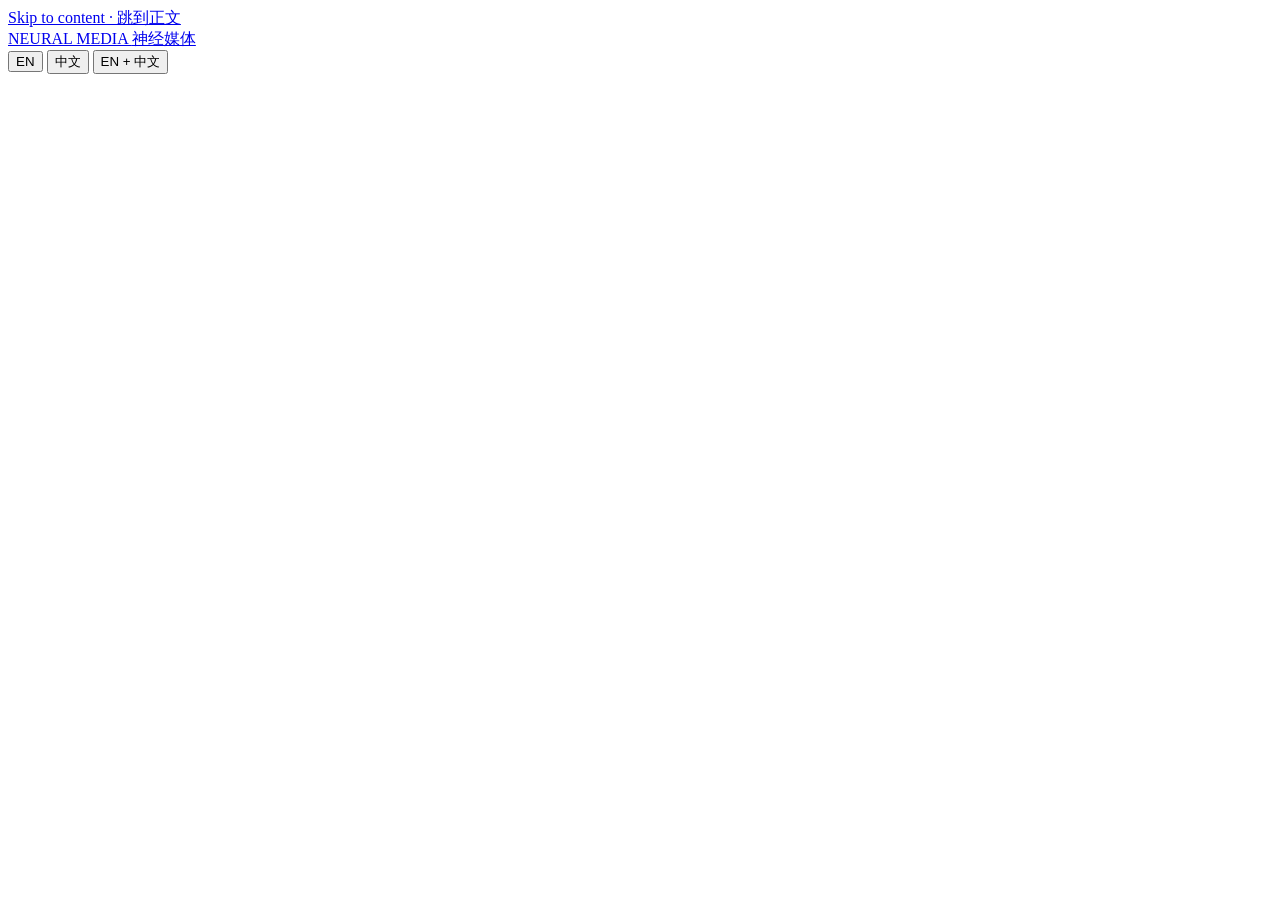
<file: src/template.html>
<!doctype html>
<html lang="en">
<head>
<meta charset="utf-8">
<meta name="viewport" content="width=device-width, initial-scale=1">
<title><!--__TITLE__--></title>
<meta name="description" content="A bilingual (English / Simplified Chinese) tracker of everything on Neural Media, the concept by K Allado-McDowell.">
<!-- Optional web fonts; the page falls back to system fonts offline. -->
<link rel="preconnect" href="https://fonts.googleapis.com">
<link rel="preconnect" href="https://fonts.gstatic.com" crossorigin>
<link rel="stylesheet" href="https://fonts.googleapis.com/css2?family=Fraunces:opsz,wght@9..144,400;9..144,600&family=Inter:wght@400;500;600&display=swap">
<style>/*__CSS__*/</style>
</head>
<body class="lang-both page-<!--__PAGE__-->">
<a class="skip" href="#top">Skip to content · 跳到正文</a>
<header class="topbar">
  <div class="wrap bar">
    <a class="brand" href="<!--__HOME__-->" data-internal>NEURAL MEDIA <span>神经媒体</span></a>
    <nav class="nav" aria-label="Pages · 页面"><!--__NAV__--></nav>
    <div class="lang" role="group" aria-label="Language">
      <button data-lang="en" type="button">EN</button>
      <button data-lang="zh" type="button">中文</button>
      <button data-lang="both" type="button" aria-pressed="true">EN + 中文</button>
    </div>
  </div>
<!--__SUBNAV__-->
</header>
<main id="top">
<!--__MAIN__-->
</main>
<footer class="wrap foot" id="foot"></footer>
<noscript><p class="wrap">This page needs JavaScript to render. 本页面需要启用 JavaScript。</p></noscript>
<script>window.__NM_DATA__ = /*__DATA__*/null;</script>
<script>/*__JS__*/</script>
</body>
</html>
</file>
